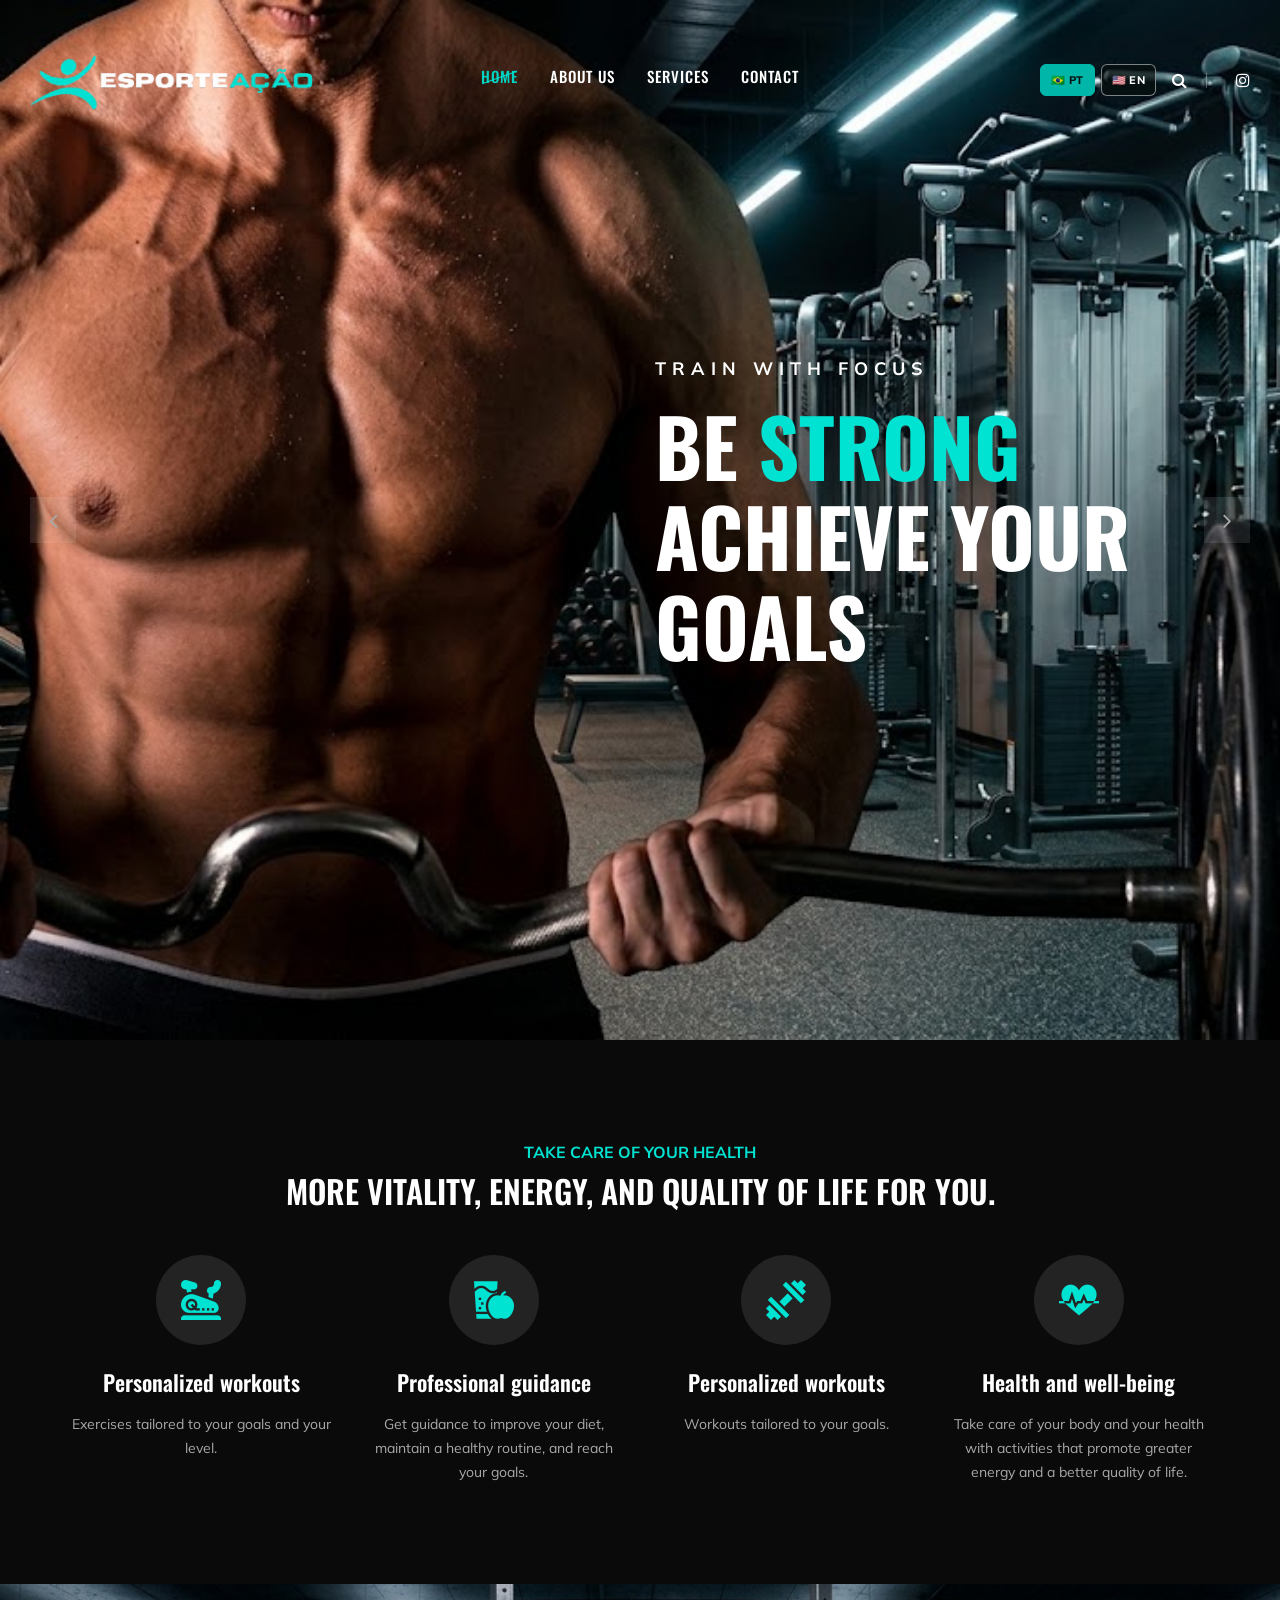
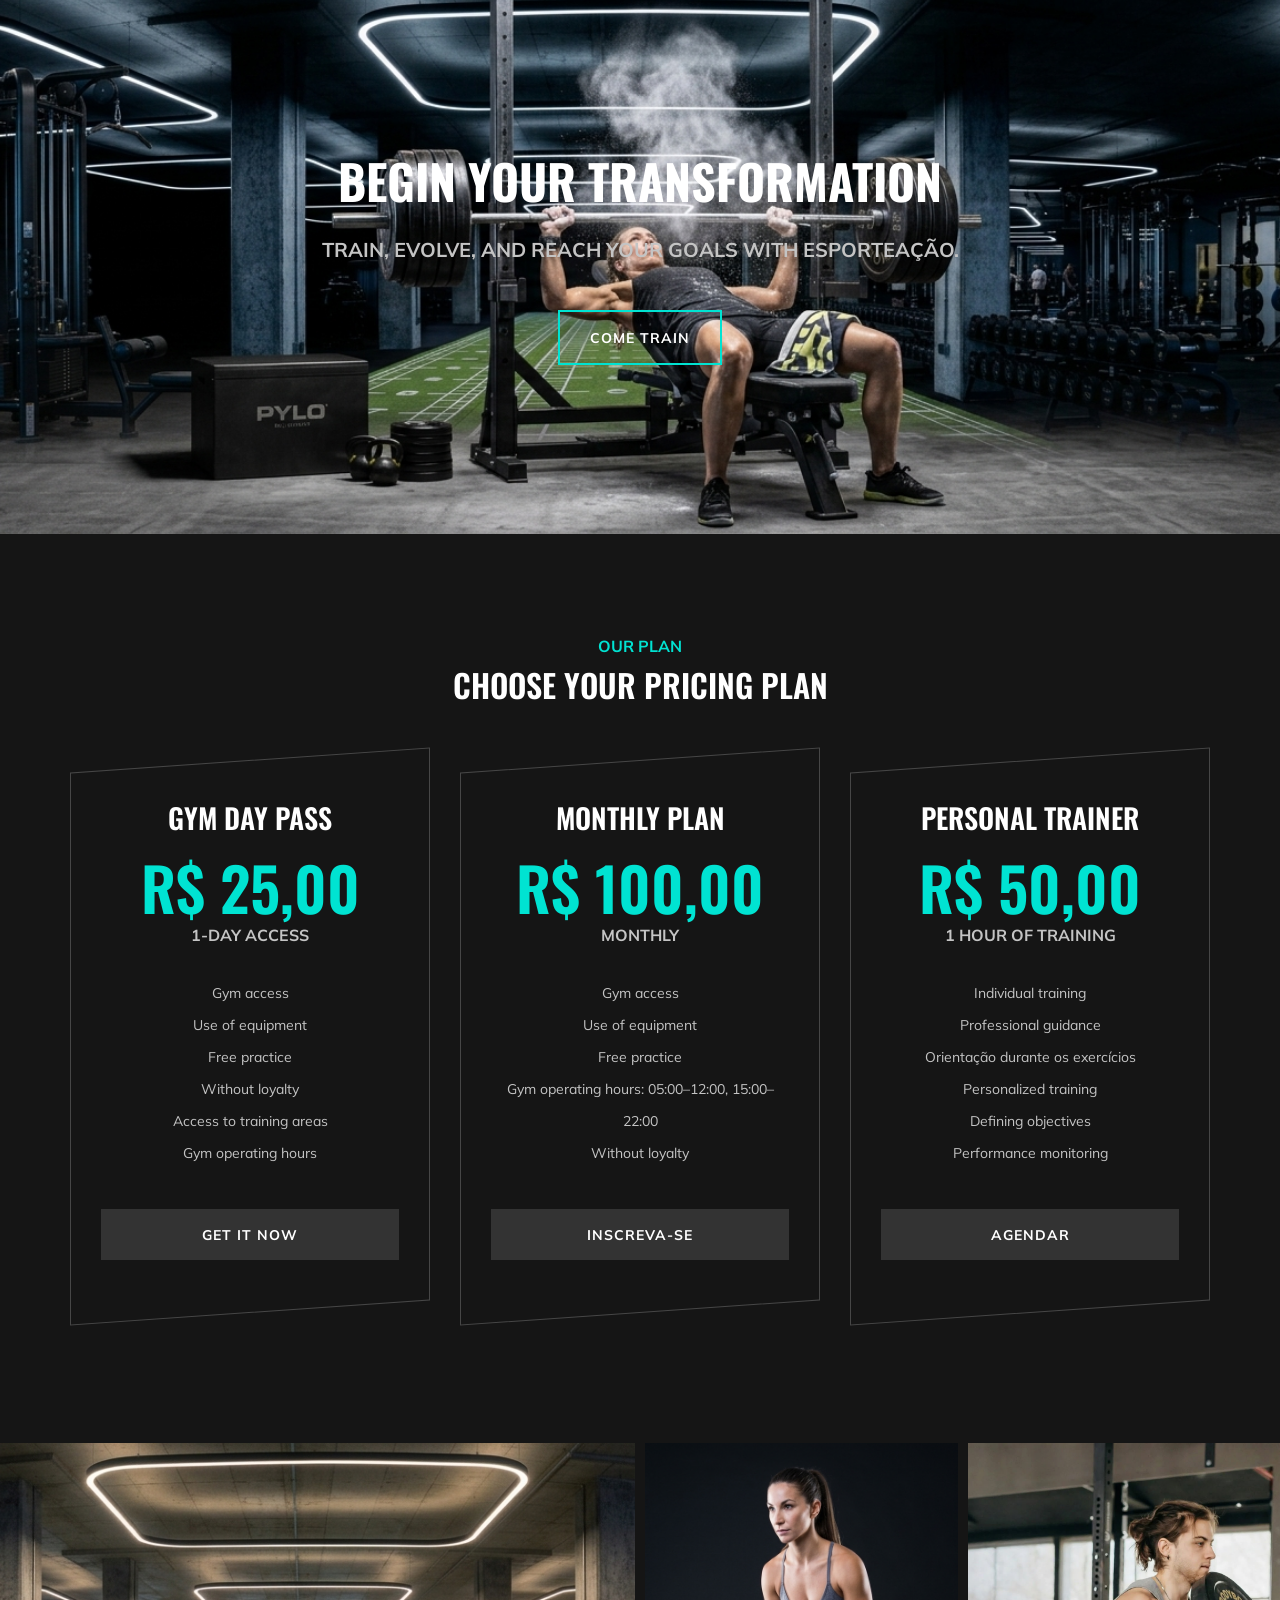
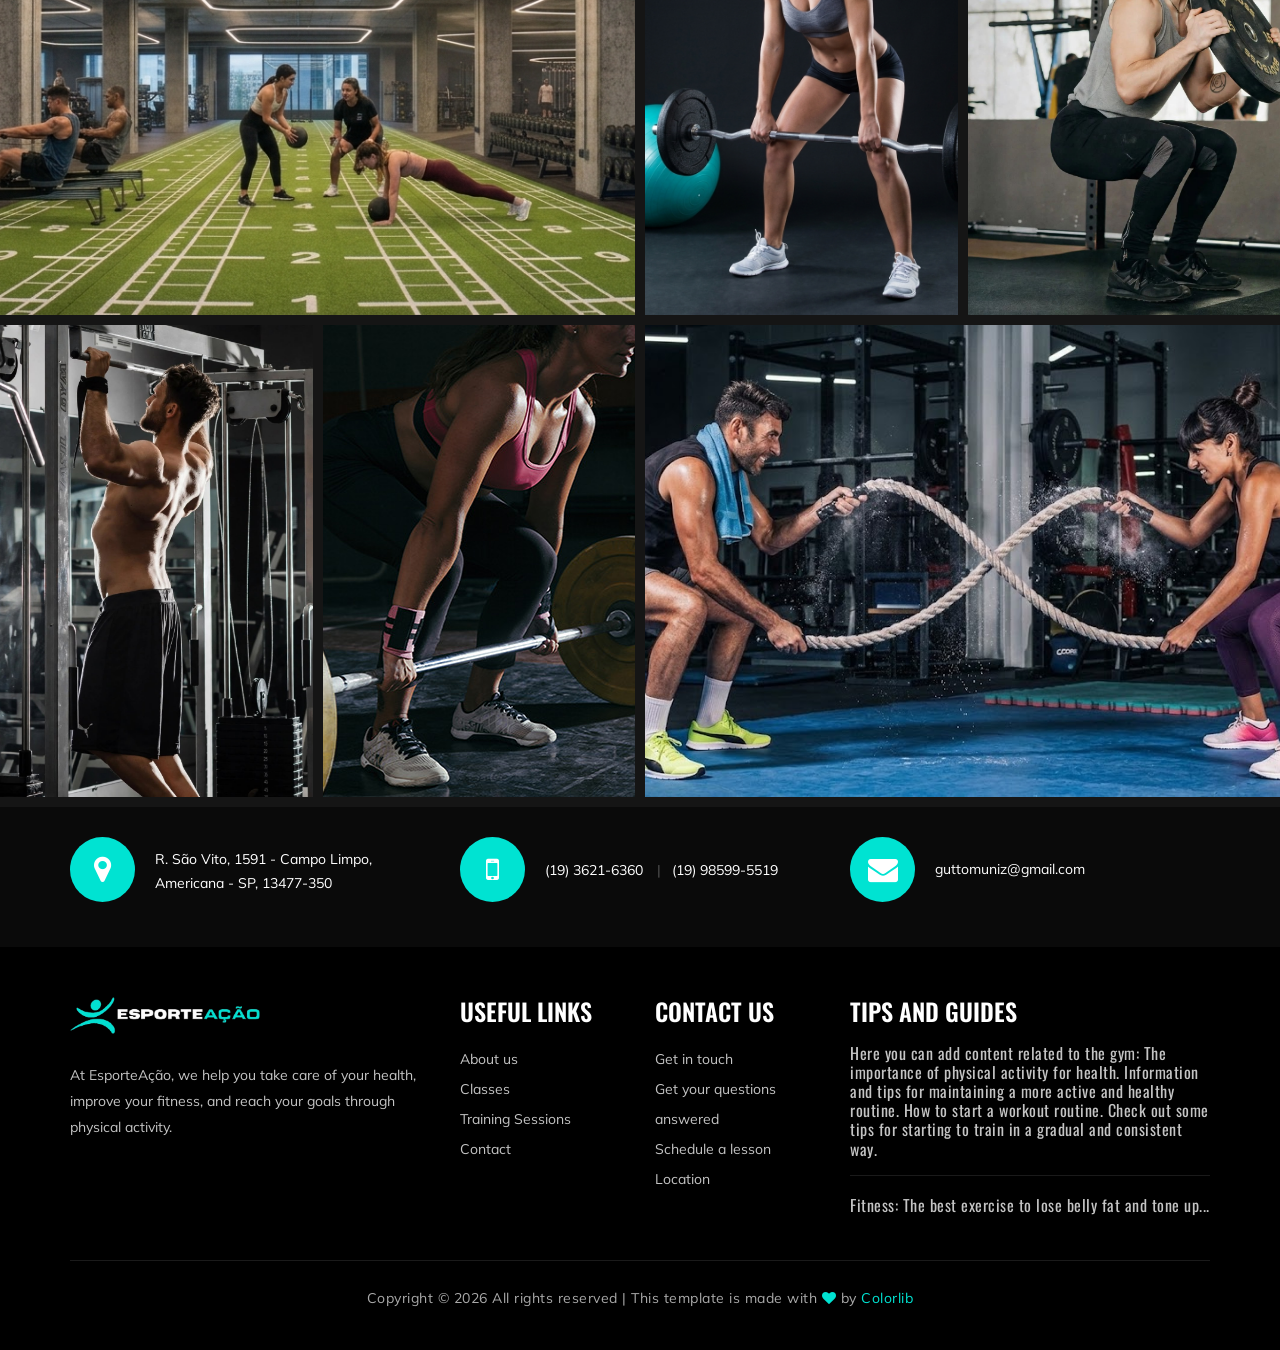
<file: index.html>
<!DOCTYPE html>
<html lang="pt-BR">
<head>
    <meta charset="UTF-8">
    <meta name="description" content="Gym Template">
    <meta name="keywords" content="Gym, unica, creative, html">
    <meta name="viewport" content="width=device-width, initial-scale=1.0">
    <meta http-equiv="X-UA-Compatible" content="ie=edge">
    <title>Gym | Template</title>

    <!-- Google Fonts -->
    <link href="https://fonts.googleapis.com/css?family=Muli:300,400,500,600,700,800,900&display=swap" rel="stylesheet">
    <link href="https://fonts.googleapis.com/css?family=Oswald:300,400,500,600,700&display=swap" rel="stylesheet">

    <!-- CSS -->
    <link rel="stylesheet" href="css/bootstrap.min.css">
    <link rel="stylesheet" href="css/font-awesome.min.css">
    <link rel="stylesheet" href="css/flaticon.css">
    <link rel="stylesheet" href="css/owl.carousel.min.css">
    <link rel="stylesheet" href="css/barfiller.css">
    <link rel="stylesheet" href="css/magnific-popup.css">
    <link rel="stylesheet" href="css/slicknav.min.css">
    <link rel="stylesheet" href="css/style.css">

    <!-- Estilo dos botões de idioma -->
    <style>
        .language-switch {
            display: flex;
            align-items: center;
            gap: 7px;
            margin-right: 15px;
        }

        .language-switch button {
            border: 1px solid rgba(255,255,255,.45);
            background: transparent;
            color: #fff;
            padding: 7px 10px;
            border-radius: 5px;
            cursor: pointer;
            font-size: 12px;
            font-weight: 700;
        }

        .language-switch button:hover {
            background: #00e3d2;
            border-color: #00e3d2;
        }

        #google_translate_element {
            position: absolute;
            left: -9999px;
            top: -9999px;
        }

        .goog-te-banner-frame.skiptranslate {
            display: none !important;
        }

        body {
            top: 0 !important;
        }

        .goog-tooltip,
        .goog-tooltip:hover {
            display: none !important;
        }

        .goog-text-highlight {
            background: transparent !important;
            box-shadow: none !important;
        }

        @media (max-width: 991px) {
            .language-switch {
                justify-content: center;
                margin: 12px 0;
            }
        }
    </style>
</head>

<body>

    <!-- Preloader -->
    <div id="preloder">
        <div class="loader"></div>
    </div>

    <!-- Menu Mobile -->
    <div class="offcanvas-menu-overlay"></div>

    <div class="offcanvas-menu-wrapper">
        <div class="canvas-close">
            <i class="fa fa-close"></i>
        </div>

        <div class="canvas-search search-switch">
            <i class="fa fa-search"></i>
        </div>

        <nav class="canvas-menu mobile-menu">
            <ul>
                <li><a href="./index.html">Home</a></li>
                <li><a href="./about-us.html">About Us</a></li>
                <li><a href="./classes.html">Classes</a></li>
                <li><a href="./services.html">Services</a></li>
                <li><a href="./contact.html">Contact</a></li>
            </ul>
        </nav>

        <div id="mobile-menu-wrap"></div>

        <div class="canvas-social">
            <a href="#"><i class="fa fa-facebook"></i></a>
            <a href="#"><i class="fa fa-twitter"></i></a>
            <a href="#"><i class="fa fa-youtube-play"></i></a>
            <a href="#"><i class="fa fa-instagram"></i></a>
        </div>
    </div>

    <!-- Cabeçalho -->
    <header class="header-section">
        <div class="container-fluid">
            <div class="row">

                <div class="col-lg-3">
                    <div class="logo">
                        <a href="./index.html">
                            <img src="img/logo.png" alt="EsporteAção">
                        </a>
                    </div>
                </div>

                <div class="col-lg-6">
                    <nav class="nav-menu"><ul><li class="active"><a href="./index.html">Home</a></li><li><a href="./about-us.html">About Us</a></li><li><a href="./services.html">Services</a></li><li><a href="./contact.html">Contact</a></li></ul></nav>
                </div>

                <div class="col-lg-3">
                    <div class="top-option">

                        <!-- BOTÕES DE TRADUÇÃO -->
                        <div class="language-switch" aria-label="Selecionar idioma">
  <button type="button" class="is-active" onclick="translateWholeSite('pt', this)" aria-label="Traduzir para português">🇧🇷 PT</button>
  <button type="button" onclick="translateWholeSite('en', this)" aria-label="Translate to English">🇺🇸 EN</button>
</div>

                        <div class="to-search search-switch">
                            <i class="fa fa-search"></i>
                        </div>

                        <div class="to-social">
                            <a href="#"><i class="fa fa-instagram"></i></a>
                        </div>

                    </div>
                </div>

            </div>

            <div class="canvas-open">
                <i class="fa fa-bars"></i>
            </div>
        </div>
    </header>

    <!-- Banner principal -->
    <section class="hero-section">
        <div class="hs-slider owl-carousel">

            <div class="hs-item set-bg" data-setbg="img/hero/hero-1.jpg">
                <div class="container">
                    <div class="row">
                        <div class="col-lg-6 offset-lg-6">
                            <div class="hi-text">
                                <span>TRAIN WITH FOCUS</span>
                                <h1>BE <strong>STRONG</strong> ACHIEVE YOUR GOALS</h1>
                            </div>
                        </div>
                    </div>
                </div>
            </div>

            <div class="hs-item set-bg" data-setbg="img/hero/hero-2.jpg">
                <div class="container">
                    <div class="row">
                        <div class="col-lg-6 offset-lg-6">
                            <div class="hi-text">
                                <span>Shape your body</span>
                                <h1>Be <strong>strong</strong> training hard</h1>
                            </div>
                        </div>
                    </div>
                </div>
            </div>

        </div>
    </section>

    <!-- Benefícios -->
    <section class="choseus-section spad">
        <div class="container">

            <div class="row">
                <div class="col-lg-12">
                    <div class="section-title">
                        <span>TAKE CARE OF YOUR HEALTH</span>
                        <h2>More vitality, energy, and quality of life for you.</h2>
                    </div>
                </div>
            </div>

            <div class="row">

                <div class="col-lg-3 col-sm-6">
                    <div class="cs-item">
                        <span class="flaticon-034-stationary-bike"></span>
                        <h4>Personalized workouts</h4>
                        <p>Exercises tailored to your goals and your level.</p>
                    </div>
                </div>

                <div class="col-lg-3 col-sm-6">
                    <div class="cs-item">
                        <span class="flaticon-033-juice"></span>
                        <h4>Professional guidance</h4>
                        <p>Get guidance to improve your diet, maintain a healthy routine, and reach your goals.</p>
                    </div>
                </div>

                <div class="col-lg-3 col-sm-6">
                    <div class="cs-item">
                        <span class="flaticon-002-dumbell"></span>
                        <h4>Personalized workouts</h4>
                        <p>Workouts tailored to your goals.</p>
                    </div>
                </div>

                <div class="col-lg-3 col-sm-6">
                    <div class="cs-item">
                        <span class="flaticon-014-heart-beat"></span>
                        <h4>Health and well-being</h4>
                        <p>Take care of your body and your health with activities that promote greater energy and a better quality of life.</p>
                    </div>
                </div>

            </div>
        </div>
    </section>

    <!-- Banner de transformação -->
    <section class="banner-section set-bg" data-setbg="img/banner-bg.jpg">
        <div class="container">
            <div class="row">
                <div class="col-lg-12 text-center">
                    <div class="bs-text">
                        <h2>BEGIN YOUR TRANSFORMATION</h2>
                        <div class="bt-tips">
                            Train, evolve, and reach your goals with EsporteAção.
                        </div>
                        <a href="#" class="primary-btn btn-normal">COME TRAIN</a>
                    </div>
                </div>
            </div>
        </div>
    </section>

    <!-- Planos -->
    <section class="pricing-section spad">
        <div class="container">

            <div class="row">
                <div class="col-lg-12">
                    <div class="section-title">
                        <span>Our Plan</span>
                        <h2>Choose your pricing plan</h2>
                    </div>
                </div>
            </div>

            <div class="row justify-content-center">

                <div class="col-lg-4 col-md-8">
                    <div class="ps-item">
                        <h3>GYM DAY PASS</h3>

                        <div class="pi-price">
                            <h2>R$ 25,00</h2>
                            <span>1-DAY ACCESS</span>
                        </div>

                        <ul>
                            <li>Gym access</li>
                            <li>Use of equipment</li>
                            <li>Free practice</li>
                            <li>Without loyalty</li>
                            <li>Access to training areas</li>
                            <li>Gym operating hours</li>
                        </ul>

                        <a href="#" class="primary-btn pricing-btn">GET IT NOW</a>
                        <a href="#" class="thumb-icon"><i class="fa fa-picture-o"></i></a>
                    </div>
                </div>

                <div class="col-lg-4 col-md-8">
                    <div class="ps-item">
                        <h3>MONTHLY PLAN</h3>

                        <div class="pi-price">
                            <h2>R$ 100,00</h2>
                            <span>MONTHLY</span>
                        </div>

                        <ul>
                            <li>Gym access</li>
                            <li>Use of equipment</li>
                            <li>Free practice</li>
                            <li>Gym operating hours: 05:00–12:00, 15:00–22:00</li>
                            <li>Without loyalty</li>
                        </ul>

                        <a href="#" class="primary-btn pricing-btn">INSCREVA-SE</a>
                        <a href="#" class="thumb-icon"><i class="fa fa-picture-o"></i></a>
                    </div>
                </div>

                <div class="col-lg-4 col-md-8">
                    <div class="ps-item">
                        <h3>PERSONAL TRAINER</h3>

                        <div class="pi-price">
                            <h2>R$ 50,00</h2>
                            <span>1 HOUR OF TRAINING</span>
                        </div>

                        <ul>
                            <li>Individual training</li>
                            <li>Professional guidance</li>
                            <li>Orientação durante os exercícios</li>
                            <li>Personalized training</li>
                            <li>Defining objectives</li>
                            <li>Performance monitoring</li>
                        </ul>

                        <a href="#" class="primary-btn pricing-btn">AGENDAR</a>
                        <a href="#" class="thumb-icon"><i class="fa fa-picture-o"></i></a>
                    </div>
                </div>

            </div>
        </div>
    </section>

    <!-- Galeria -->
    <div class="gallery-section">
        <div class="gallery">

            <div class="grid-sizer"></div>

            <div class="gs-item grid-wide set-bg" data-setbg="img/gallery/gallery-1.jpg">
                <a href="img/gallery/gallery-1.jpg" class="thumb-icon image-popup">
                    <i class="fa fa-picture-o"></i>
                </a>
            </div>

            <div class="gs-item set-bg" data-setbg="img/gallery/gallery-2.jpg">
                <a href="img/gallery/gallery-2.jpg" class="thumb-icon image-popup">
                    <i class="fa fa-picture-o"></i>
                </a>
            </div>

            <div class="gs-item set-bg" data-setbg="img/gallery/gallery-3.jpg">
                <a href="img/gallery/gallery-3.jpg" class="thumb-icon image-popup">
                    <i class="fa fa-picture-o"></i>
                </a>
            </div>

            <div class="gs-item set-bg" data-setbg="img/gallery/gallery-4.jpg">
                <a href="img/gallery/gallery-4.jpg" class="thumb-icon image-popup">
                    <i class="fa fa-picture-o"></i>
                </a>
            </div>

            <div class="gs-item set-bg" data-setbg="img/gallery/gallery-5.jpg">
                <a href="img/gallery/gallery-5.jpg" class="thumb-icon image-popup">
                    <i class="fa fa-picture-o"></i>
                </a>
            </div>

            <div class="gs-item grid-wide set-bg" data-setbg="img/gallery/gallery-6.jpg">
                <a href="img/gallery/gallery-6.jpg" class="thumb-icon image-popup">
                    <i class="fa fa-picture-o"></i>
                </a>
            </div>

        </div>
    </div>

    <!-- Contato -->
    <div class="gettouch-section">
        <div class="container">
            <div class="row">

                <div class="col-md-4">
                    <div class="gt-text">
                        <i class="fa fa-map-marker"></i>
                        <p>R. São Vito, 1591 - Campo Limpo, Americana - SP, 13477-350</p>
                    </div>
                </div>

                <div class="col-md-4">
                    <div class="gt-text">
                        <i class="fa fa-mobile"></i>
                        <ul>
                            <li>(19) 3621-6360</li>
                            <li>(19) 98599-5519</li>
                        </ul>
                    </div>
                </div>

                <div class="col-md-4">
                    <div class="gt-text email">
                        <i class="fa fa-envelope"></i>
                        <p>guttomuniz@gmail.com</p>
                    </div>
                </div>

            </div>
        </div>
    </div>

    <!-- Rodapé -->
    <section class="footer-section">
        <div class="container">
            <div class="row">

                <div class="col-lg-4">
                    <div class="fs-about">
                        <div class="fa-logo"><a href="./index.html"><img src="img/logo.png" alt="EsporteAção"></a></div>

                        <p>
                            At EsporteAção, we help you take care of your health,
                            improve your fitness, and reach your goals through
                            physical activity.
                        </p>
                    </div>
                </div>

                <div class="col-lg-2 col-md-3 col-sm-6">
                    <div class="fs-widget">
                        <h4>USEFUL LINKS</h4>
                        <ul>
                            <li><a href="#">About us</a></li>
                            <li><a href="#">Classes</a></li>
                            <li><a href="#">Training Sessions</a></li>
                            <li><a href="#">Contact</a></li>
                        </ul>
                    </div>
                </div>

                <div class="col-lg-2 col-md-3 col-sm-6">
                    <div class="fs-widget">
                        <h4>CONTACT US</h4>
                        <ul>
                            <li><a href="#">Get in touch</a></li>
                            <li><a href="#">Get your questions answered</a></li>
                            <li><a href="#">Schedule a lesson</a></li>
                            <li><a href="#">Location</a></li>
                        </ul>
                    </div>
                </div>

                <div class="col-lg-4 col-md-6">
                    <div class="fs-widget">
                        <h4>TIPS AND GUIDES</h4>

                        <div class="fw-recent">
                            <h6>
                                <a href="#">
                                    Here you can add content related to the gym:
                                    The importance of physical activity for health.
                                    Information and tips for maintaining a more
                                    active and healthy routine.
                                    How to start a workout routine.
                                    Check out some tips for starting to train
                                    in a gradual and consistent way.
                                </a>
                            </h6>
                        </div>

                        <div class="fw-recent">
                            <h6>
                                <a href="#">
                                    Fitness: The best exercise to lose belly fat
                                    and tone up...
                                </a>
                            </h6>
                        </div>

                    </div>
                </div>

            </div>

            <div class="row">
                <div class="col-lg-12 text-center">
                    <div class="copyright-text">
                        <p>
                            Copyright &copy;
                            <script>document.write(new Date().getFullYear());</script>
                            All rights reserved | This template is made with
                            <i class="fa fa-heart" aria-hidden="true"></i>
                            by
                            <a href="https://colorlib.com" target="_blank">Colorlib</a>
                        </p>
                    </div>
                </div>
            </div>

        </div>
    </section>

    <!-- Pesquisa -->
    <div class="search-model">
        <div class="h-100 d-flex align-items-center justify-content-center">
            <div class="search-close-switch">+</div>

            <form class="search-model-form">
                <input type="text" id="search-input" placeholder="Search here.....">
            </form>
        </div>
    </div>

    <!-- JavaScript do template -->
    <script src="js/jquery-3.3.1.min.js"></script>
    <script src="js/bootstrap.min.js"></script>
    <script src="js/jquery.magnific-popup.min.js"></script>
    <script src="js/masonry.pkgd.min.js"></script>
    <script src="js/jquery.barfiller.js"></script>
    <script src="js/jquery.slicknav.js"></script>
    <script src="js/owl.carousel.min.js"></script>
    <script src="js/main.js"></script>

    <!-- Google Tradutor: tradução da página inteira -->
    <div id="google_translate_element" aria-hidden="true"></div>

    <script>
        function googleTranslateElementInit() {
            new google.translate.TranslateElement({
                pageLanguage: 'pt',
                includedLanguages: 'pt,en',
                autoDisplay: false
            }, 'google_translate_element');
        }

        function translateWholeSite(language) {
            var attempts = 0;

            function selectLanguage() {
                var selector = document.querySelector(
                    '#google_translate_element select.goog-te-combo'
                );

                if (selector) {
                    selector.value = language;
                    selector.dispatchEvent(new Event('change'));
                    return;
                }

                attempts++;

                if (attempts < 20) {
                    setTimeout(selectLanguage, 300);
                } else {
                    alert(
                        'O tradutor não carregou. Verifique sua conexão com a internet e tente novamente.'
                    );
                }
            }

            selectLanguage();
        }
    </script>

    <script src="https://translate.google.com/translate_a/element.js?cb=googleTranslateElementInit"></script>

</body>
</html>
</file>
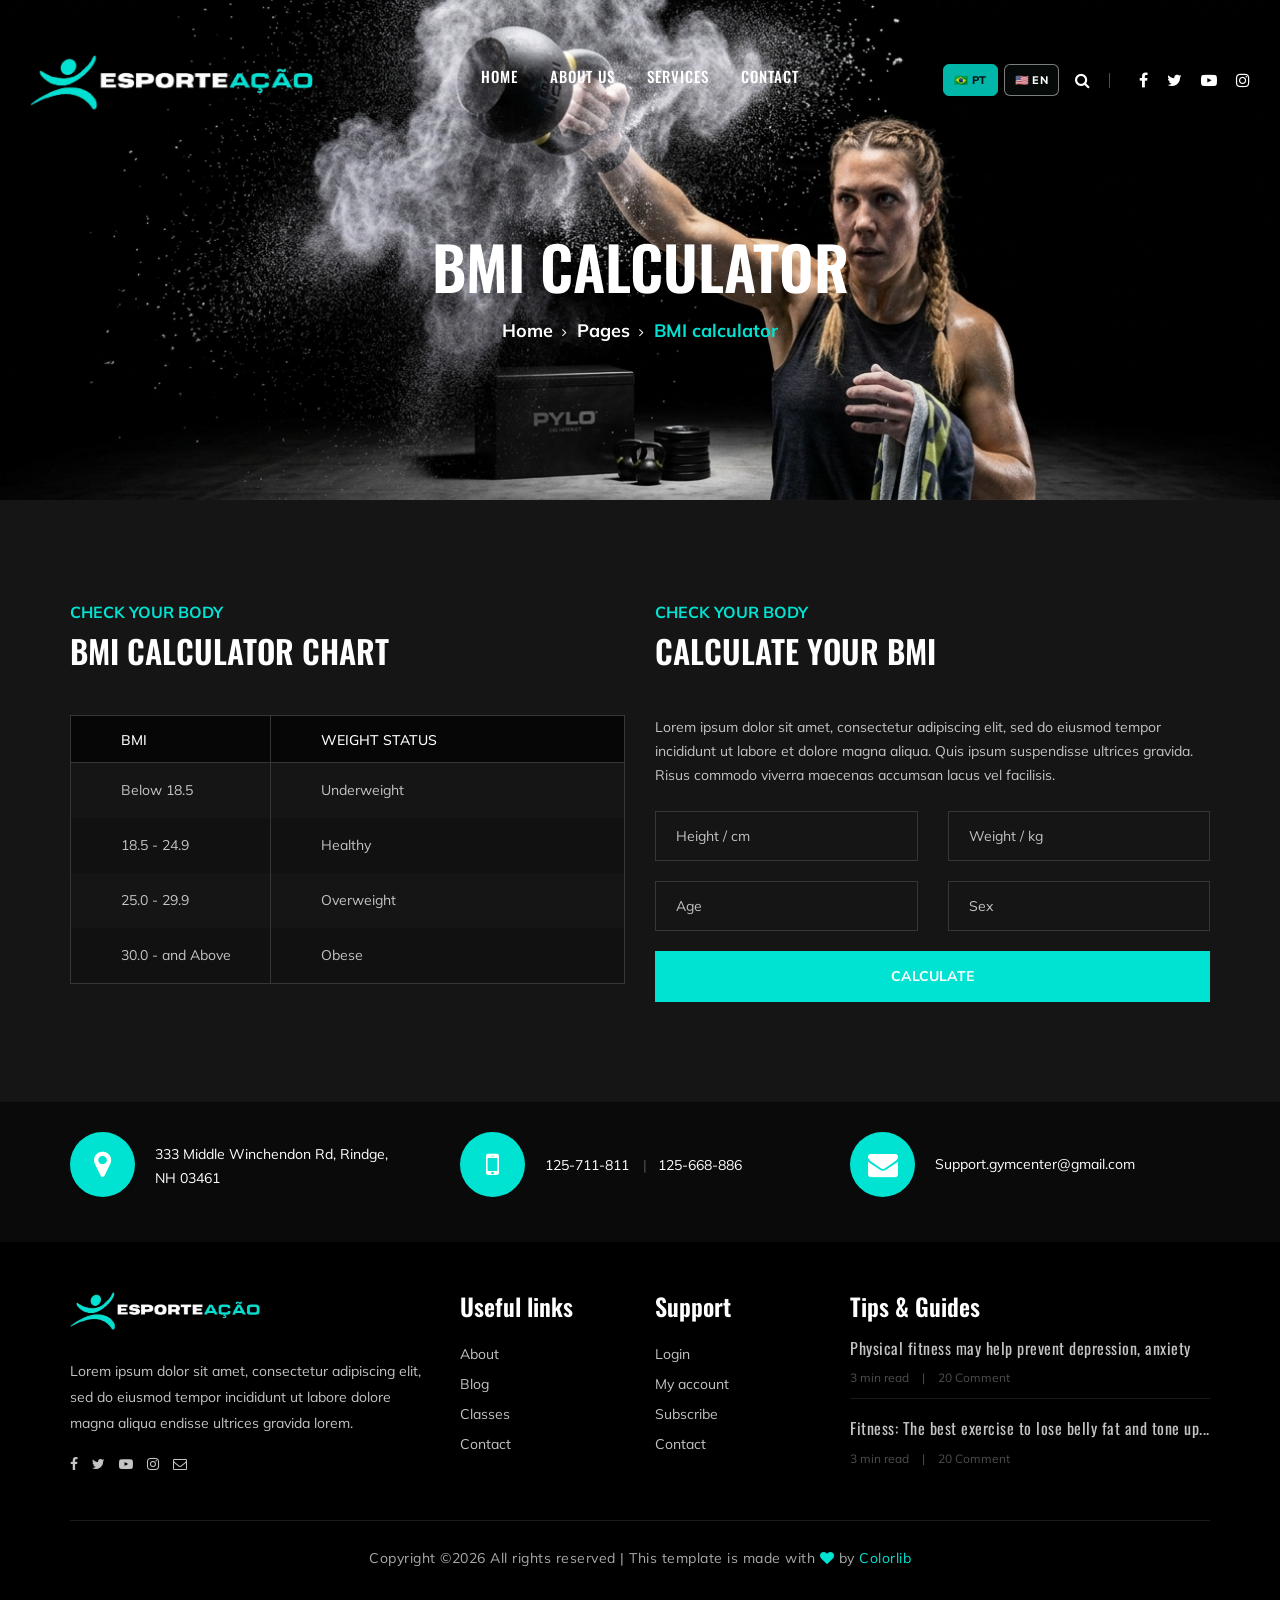
<file: bmi-calculator.html>
<!DOCTYPE html>
<html lang="zxx">

<head>
    <meta charset="UTF-8">
    <meta name="description" content="Gym Template">
    <meta name="keywords" content="Gym, unica, creative, html">
    <meta name="viewport" content="width=device-width, initial-scale=1.0">
    <meta http-equiv="X-UA-Compatible" content="ie=edge">
    <title>Gym | Template</title>

    <!-- Google Font -->
    <link href="https://fonts.googleapis.com/css?family=Muli:300,400,500,600,700,800,900&display=swap" rel="stylesheet">
    <link href="https://fonts.googleapis.com/css?family=Oswald:300,400,500,600,700&display=swap" rel="stylesheet">

    <!-- Css Styles -->
    <link rel="stylesheet" href="css/bootstrap.min.css" type="text/css">
    <link rel="stylesheet" href="css/font-awesome.min.css" type="text/css">
    <link rel="stylesheet" href="css/flaticon.css" type="text/css">
    <link rel="stylesheet" href="css/owl.carousel.min.css" type="text/css">
    <link rel="stylesheet" href="css/barfiller.css" type="text/css">
    <link rel="stylesheet" href="css/magnific-popup.css" type="text/css">
    <link rel="stylesheet" href="css/slicknav.min.css" type="text/css">
    <link rel="stylesheet" href="css/style.css" type="text/css">

<style>
.language-switch{display:inline-flex;align-items:center;gap:4px;padding:4px;margin-right:14px;border:1px solid rgba(255,255,255,.22);border-radius:999px;background:rgba(10,18,17,.82);box-shadow:0 5px 18px rgba(0,0,0,.22)}
.language-switch button{border:0;border-radius:999px;background:transparent;color:#e8f2f1;padding:8px 12px;min-width:78px;cursor:pointer;font-size:11px;font-weight:800;letter-spacing:.5px;transition:all .2s ease}
.language-switch button:hover,.language-switch button:focus-visible{background:#00b6a9;color:#061312;transform:translateY(-1px);outline:none}
.language-switch button.is-active{background:#e8f2f1;color:#10201e}
#google_translate_element{position:absolute;left:-9999px;top:-9999px}
.goog-te-banner-frame.skiptranslate{display:none!important}body{top:0!important}
.goog-tooltip,.goog-tooltip:hover{display:none!important}
.goog-text-highlight{background:transparent!important;box-shadow:none!important}
@media(max-width:991px){.language-switch{margin:8px 8px 8px 0}.language-switch button{min-width:68px;padding:7px 9px}}
</style>

</head>

<body>
    <!-- Page Preloder -->
    <div id="preloder">
        <div class="loader"></div>
    </div>

    <!-- Offcanvas Menu Section Begin -->
    <div class="offcanvas-menu-overlay"></div>
    <div class="offcanvas-menu-wrapper">
        <div class="canvas-close">
            <i class="fa fa-close"></i>
        </div>
        <div class="canvas-search search-switch">
            <i class="fa fa-search"></i>
        </div>
        <nav class="canvas-menu mobile-menu">
            <ul>
                <li><a href="./index.html">Home</a></li>
                <li><a href="./about-us.html">About Us</a></li>
                <li><a href="./class-details.html">Classes</a></li>
                <li><a href="./services.html">Services</a></li>
                <li><a href="./team.html">Our Team</a></li>
                <li><a href="#">Pages</a>
                    <ul class="dropdown">
                        <li><a href="./about-us.html">About us</a></li>
                        <li><a href="./class-timetable.html">Classes timetable</a></li>
                        <li><a href="./bmi-calculator.html">Bmi calculate</a></li>
                        <li><a href="./team.html">Our team</a></li>
                        <li><a href="./gallery.html">Gallery</a></li>
                        <li><a href="./blog.html">Our blog</a></li>
                        <li><a href="./404.html">404</a></li>
                    </ul>
                </li>
                <li><a href="./contact.html">Contact</a></li>
            </ul>
        </nav>
        <div id="mobile-menu-wrap"></div>
        <div class="canvas-social">
            <a href="#"><i class="fa fa-facebook"></i></a>
            <a href="#"><i class="fa fa-twitter"></i></a>
            <a href="#"><i class="fa fa-youtube-play"></i></a>
            <a href="#"><i class="fa fa-instagram"></i></a>
        </div>
    </div>
    <!-- Offcanvas Menu Section End -->

    <!-- Header Section Begin -->
    <header class="header-section">
        <div class="container-fluid">
            <div class="row">
                <div class="col-lg-3">
                    <div class="logo">
                        <a href="./index.html">
                            <img src="img/logo.png" alt="EsporteAção">
                        </a>
                    </div>
                </div>
                <div class="col-lg-6">
                    <nav class="nav-menu"><ul><li><a href="./index.html">Home</a></li><li><a href="./about-us.html">About Us</a></li><li><a href="./services.html">Services</a></li><li><a href="./contact.html">Contact</a></li></ul></nav>
                </div>
                <div class="col-lg-3">
                    <div class="top-option">
<div class="language-switch" aria-label="Selecionar idioma">
  <button type="button" class="is-active" onclick="translateWholeSite('pt', this)" aria-label="Traduzir para português">🇧🇷 PT</button>
  <button type="button" onclick="translateWholeSite('en', this)" aria-label="Translate to English">🇺🇸 EN</button>
</div>

                        <div class="to-search search-switch">
                            <i class="fa fa-search"></i>
                        </div>
                        <div class="to-social">
                            <a href="#"><i class="fa fa-facebook"></i></a>
                            <a href="#"><i class="fa fa-twitter"></i></a>
                            <a href="#"><i class="fa fa-youtube-play"></i></a>
                            <a href="#"><i class="fa fa-instagram"></i></a>
                        </div>
                    </div>
                </div>
            </div>
            <div class="canvas-open">
                <i class="fa fa-bars"></i>
            </div>
        </div>
    </header>
    <!-- Header End -->

    <!-- Breadcrumb Section Begin -->
    <section class="breadcrumb-section set-bg" data-setbg="img/breadcrumb-bg.jpg">
        <div class="container">
            <div class="row">
                <div class="col-lg-12 text-center">
                    <div class="breadcrumb-text">
                        <h2>BMI calculator</h2>
                        <div class="bt-option">
                            <a href="./index.html">Home</a>
                            <a href="#">Pages</a>
                            <span>BMI calculator</span>
                        </div>
                    </div>
                </div>
            </div>
        </div>
    </section>
    <!-- Breadcrumb Section End -->

    <!-- BMI Calculator Section Begin -->
    <section class="bmi-calculator-section spad">
        <div class="container">
            <div class="row">
                <div class="col-lg-6">
                    <div class="section-title chart-title">
                        <span>check your body</span>
                        <h2>BMI CALCULATOR CHART</h2>
                    </div>
                    <div class="chart-table">
                        <table>
                            <thead>
                                <tr>
                                    <th>Bmi</th>
                                    <th>WEIGHT STATUS</th>
                                </tr>
                            </thead>
                            <tbody>
                                <tr>
                                    <td class="point">Below 18.5</td>
                                    <td>Underweight</td>
                                </tr>
                                <tr>
                                    <td class="point">18.5 - 24.9</td>
                                    <td>Healthy</td>
                                </tr>
                                <tr>
                                    <td class="point">25.0 - 29.9</td>
                                    <td>Overweight</td>
                                </tr>
                                <tr>
                                    <td class="point">30.0 - and Above</td>
                                    <td>Obese</td>
                                </tr>
                            </tbody>
                        </table>
                    </div>
                </div>
                <div class="col-lg-6">
                    <div class="section-title chart-calculate-title">
                        <span>check your body</span>
                        <h2>CALCULATE YOUR BMI</h2>
                    </div>
                    <div class="chart-calculate-form">
                        <p>Lorem ipsum dolor sit amet, consectetur adipiscing elit, sed do eiusmod tempor incididunt ut
                            labore et dolore magna aliqua. Quis ipsum suspendisse ultrices gravida. Risus commodo
                            viverra maecenas accumsan lacus vel facilisis.</p>
                        <form action="#">
                            <div class="row">
                                <div class="col-sm-6">
                                    <input type="text" placeholder="Height / cm">
                                </div>
                                <div class="col-sm-6">
                                    <input type="text" placeholder="Weight / kg">
                                </div>
                                <div class="col-sm-6">
                                    <input type="text" placeholder="Age">
                                </div>
                                <div class="col-sm-6">
                                    <input type="text" placeholder="Sex">
                                </div>
                                <div class="col-lg-12">
                                    <button type="submit">Calculate</button>
                                </div>
                            </div>
                        </form>
                    </div>
                </div>
            </div>
        </div>
    </section>
    <!-- BMI Calculator Section End -->

    <!-- Get In Touch Section Begin -->
    <div class="gettouch-section">
        <div class="container">
            <div class="row">
                <div class="col-md-4">
                    <div class="gt-text">
                        <i class="fa fa-map-marker"></i>
                        <p>333 Middle Winchendon Rd, Rindge,<br/> NH 03461</p>
                    </div>
                </div>
                <div class="col-md-4">
                    <div class="gt-text">
                        <i class="fa fa-mobile"></i>
                        <ul>
                            <li>125-711-811</li>
                            <li>125-668-886</li>
                        </ul>
                    </div>
                </div>
                <div class="col-md-4">
                    <div class="gt-text email">
                        <i class="fa fa-envelope"></i>
                        <p>Support.gymcenter@gmail.com</p>
                    </div>
                </div>
            </div>
        </div>
    </div>
    <!-- Get In Touch Section End -->

    <!-- Footer Section Begin -->
    <section class="footer-section">
        <div class="container">
            <div class="row">
                <div class="col-lg-4">
                    <div class="fs-about">
                        <div class="fa-logo">
                            <a href="#"><img src="img/logo.png" alt="EsporteAção"></a>
                        </div>
                        <p>Lorem ipsum dolor sit amet, consectetur adipiscing elit, sed do eiusmod tempor incididunt ut
                            labore dolore magna aliqua endisse ultrices gravida lorem.</p>
                        <div class="fa-social">
                            <a href="#"><i class="fa fa-facebook"></i></a>
                            <a href="#"><i class="fa fa-twitter"></i></a>
                            <a href="#"><i class="fa fa-youtube-play"></i></a>
                            <a href="#"><i class="fa fa-instagram"></i></a>
                            <a href="#"><i class="fa  fa-envelope-o"></i></a>
                        </div>
                    </div>
                </div>
                <div class="col-lg-2 col-md-3 col-sm-6">
                    <div class="fs-widget">
                        <h4>Useful links</h4>
                        <ul>
                            <li><a href="#">About</a></li>
                            <li><a href="#">Blog</a></li>
                            <li><a href="#">Classes</a></li>
                            <li><a href="#">Contact</a></li>
                        </ul>
                    </div>
                </div>
                <div class="col-lg-2 col-md-3 col-sm-6">
                    <div class="fs-widget">
                        <h4>Support</h4>
                        <ul>
                            <li><a href="#">Login</a></li>
                            <li><a href="#">My account</a></li>
                            <li><a href="#">Subscribe</a></li>
                            <li><a href="#">Contact</a></li>
                        </ul>
                    </div>
                </div>
                <div class="col-lg-4 col-md-6">
                    <div class="fs-widget">
                        <h4>Tips & Guides</h4>
                        <div class="fw-recent">
                            <h6><a href="#">Physical fitness may help prevent depression, anxiety</a></h6>
                            <ul>
                                <li>3 min read</li>
                                <li>20 Comment</li>
                            </ul>
                        </div>
                        <div class="fw-recent">
                            <h6><a href="#">Fitness: The best exercise to lose belly fat and tone up...</a></h6>
                            <ul>
                                <li>3 min read</li>
                                <li>20 Comment</li>
                            </ul>
                        </div>
                    </div>
                </div>
            </div>
            <div class="row">
                <div class="col-lg-12 text-center">
                    <div class="copyright-text">
                        <p><!-- Link back to Colorlib can't be removed. Template is licensed under CC BY 3.0. -->
  Copyright &copy;<script>document.write(new Date().getFullYear());</script> All rights reserved | This template is made with <i class="fa fa-heart" aria-hidden="true"></i> by <a href="https://colorlib.com" target="_blank">Colorlib</a>
  <!-- Link back to Colorlib can't be removed. Template is licensed under CC BY 3.0. --></p>
                    </div>
                </div>
            </div>
        </div>
    </section>
    <!-- Footer Section End -->

    <!-- Search model Begin -->
    <div class="search-model">
        <div class="h-100 d-flex align-items-center justify-content-center">
            <div class="search-close-switch">+</div>
            <form class="search-model-form">
                <input type="text" id="search-input" placeholder="Search here.....">
            </form>
        </div>
    </div>
    <!-- Search model end -->

    <!-- Js Plugins -->
    <script src="js/jquery-3.3.1.min.js"></script>
    <script src="js/bootstrap.min.js"></script>
    <script src="js/jquery.magnific-popup.min.js"></script>
    <script src="js/masonry.pkgd.min.js"></script>
    <script src="js/jquery.barfiller.js"></script>
    <script src="js/jquery.slicknav.js"></script>
    <script src="js/owl.carousel.min.js"></script>
    <script src="js/main.js"></script>




<div id="google_translate_element" aria-hidden="true"></div>
<script>
function googleTranslateElementInit() {
  new google.translate.TranslateElement({pageLanguage:'pt', includedLanguages:'pt,en', autoDisplay:false}, 'google_translate_element');
}
function translateWholeSite(language, button) {
  var attempts = 0;
  function selectLanguage() {
    var selector = document.querySelector('#google_translate_element select.goog-te-combo');
    if (selector) {
      selector.value = language;
      selector.dispatchEvent(new Event('change'));
      document.querySelectorAll('.language-switch button').forEach(function(b){b.classList.remove('is-active');});
      if (button) button.classList.add('is-active');
      return;
    }
    attempts++;
    if (attempts < 25) setTimeout(selectLanguage, 300);
    else alert('O tradutor não carregou. Verifique sua conexão com a internet e tente novamente.');
  }
  selectLanguage();
}
</script>
<script src="https://translate.google.com/translate_a/element.js?cb=googleTranslateElementInit"></script>

</body>

</html>
</file>
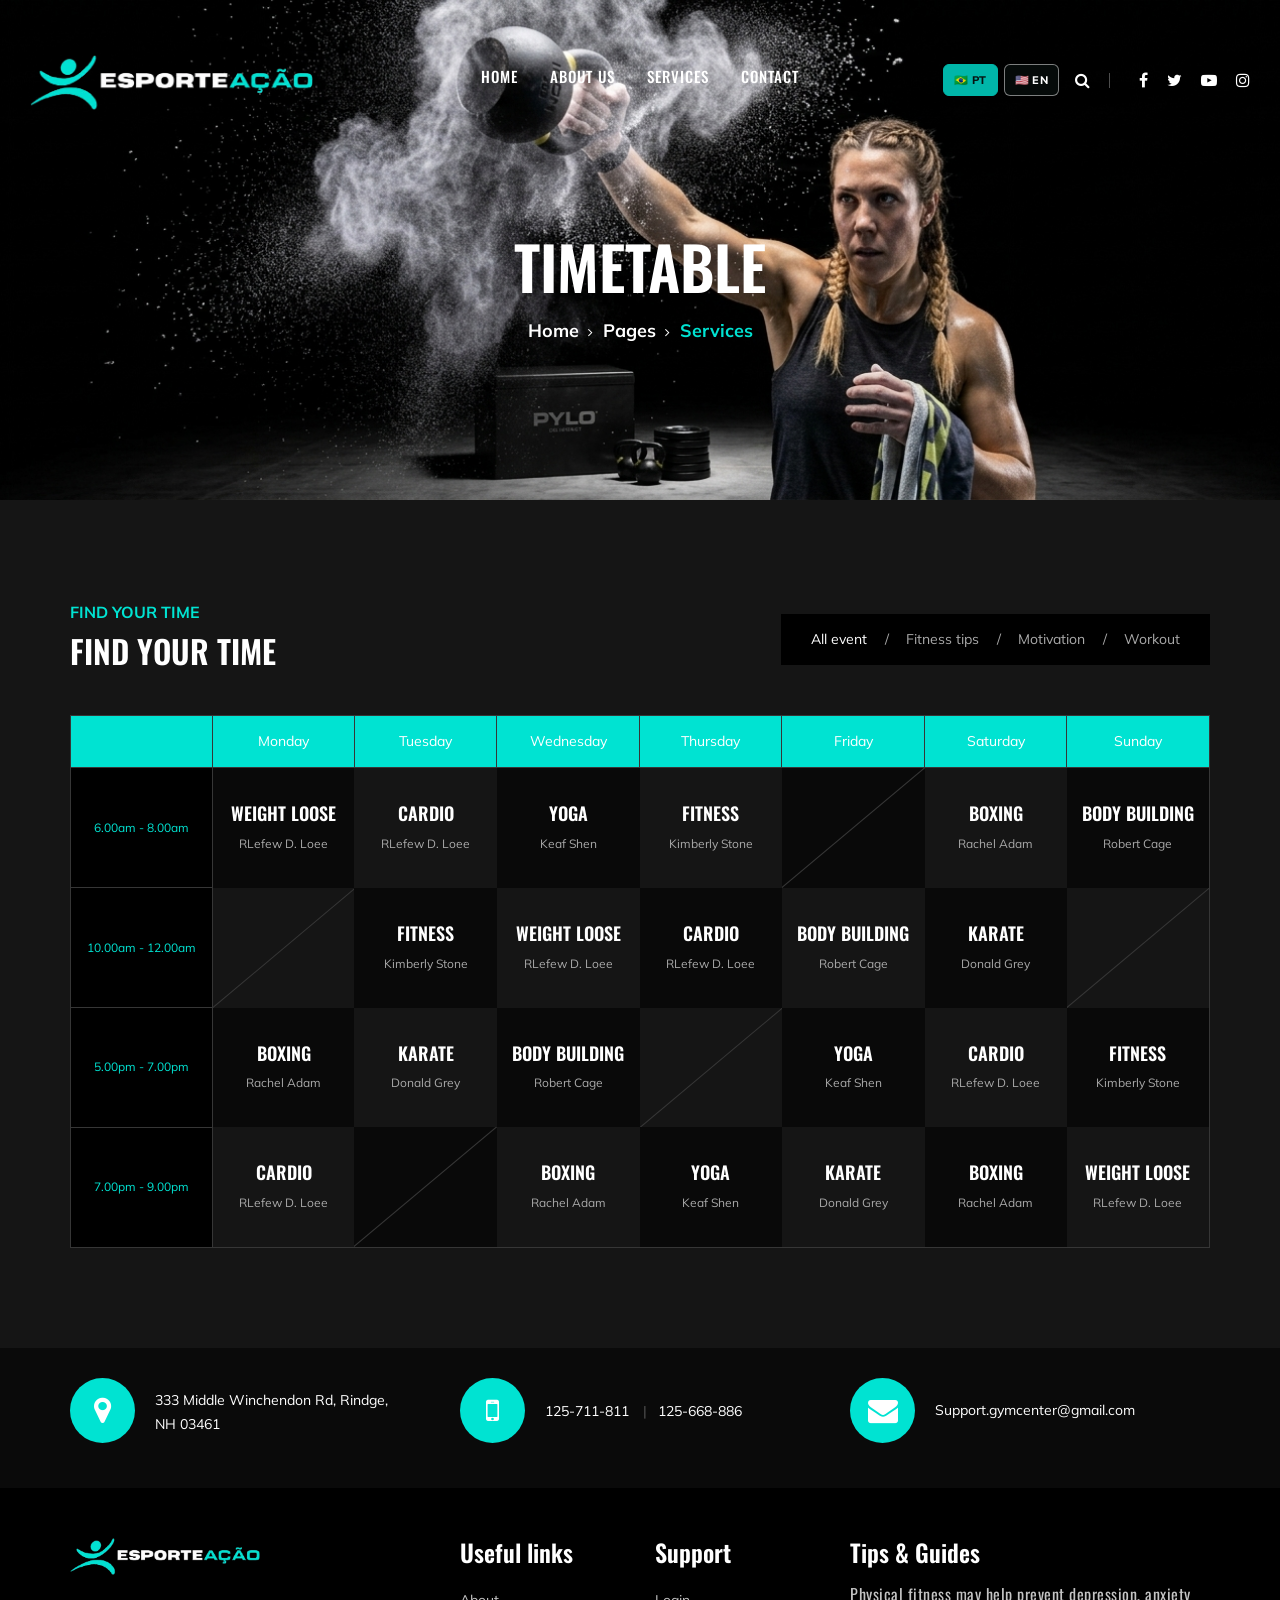
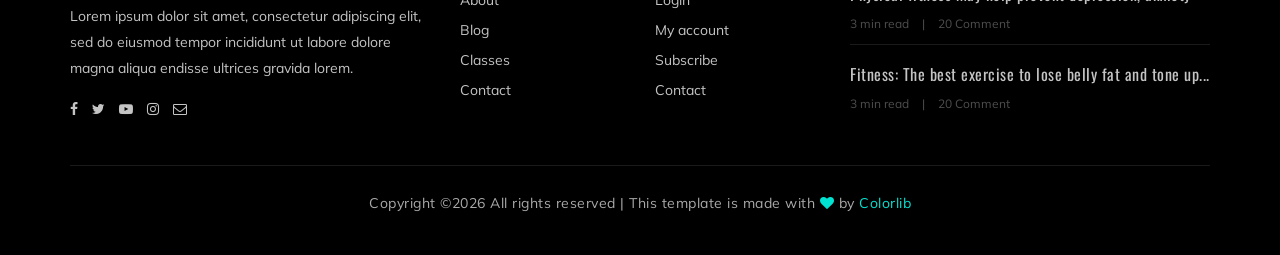
<file: class-timetable.html>
<!DOCTYPE html>
<html lang="zxx">

<head>
    <meta charset="UTF-8">
    <meta name="description" content="Gym Template">
    <meta name="keywords" content="Gym, unica, creative, html">
    <meta name="viewport" content="width=device-width, initial-scale=1.0">
    <meta http-equiv="X-UA-Compatible" content="ie=edge">
    <title>Gym | Template</title>

    <!-- Google Font -->
    <link href="https://fonts.googleapis.com/css?family=Muli:300,400,500,600,700,800,900&display=swap" rel="stylesheet">
    <link href="https://fonts.googleapis.com/css?family=Oswald:300,400,500,600,700&display=swap" rel="stylesheet">

    <!-- Css Styles -->
    <link rel="stylesheet" href="css/bootstrap.min.css" type="text/css">
    <link rel="stylesheet" href="css/font-awesome.min.css" type="text/css">
    <link rel="stylesheet" href="css/flaticon.css" type="text/css">
    <link rel="stylesheet" href="css/owl.carousel.min.css" type="text/css">
    <link rel="stylesheet" href="css/barfiller.css" type="text/css">
    <link rel="stylesheet" href="css/magnific-popup.css" type="text/css">
    <link rel="stylesheet" href="css/slicknav.min.css" type="text/css">
    <link rel="stylesheet" href="css/style.css" type="text/css">

<style>
.language-switch{display:inline-flex;align-items:center;gap:4px;padding:4px;margin-right:14px;border:1px solid rgba(255,255,255,.22);border-radius:999px;background:rgba(10,18,17,.82);box-shadow:0 5px 18px rgba(0,0,0,.22)}
.language-switch button{border:0;border-radius:999px;background:transparent;color:#e8f2f1;padding:8px 12px;min-width:78px;cursor:pointer;font-size:11px;font-weight:800;letter-spacing:.5px;transition:all .2s ease}
.language-switch button:hover,.language-switch button:focus-visible{background:#00b6a9;color:#061312;transform:translateY(-1px);outline:none}
.language-switch button.is-active{background:#e8f2f1;color:#10201e}
#google_translate_element{position:absolute;left:-9999px;top:-9999px}
.goog-te-banner-frame.skiptranslate{display:none!important}body{top:0!important}
.goog-tooltip,.goog-tooltip:hover{display:none!important}
.goog-text-highlight{background:transparent!important;box-shadow:none!important}
@media(max-width:991px){.language-switch{margin:8px 8px 8px 0}.language-switch button{min-width:68px;padding:7px 9px}}
</style>

</head>

<body>
    <!-- Page Preloder -->
    <div id="preloder">
        <div class="loader"></div>
    </div>

    <!-- Offcanvas Menu Section Begin -->
    <div class="offcanvas-menu-overlay"></div>
    <div class="offcanvas-menu-wrapper">
        <div class="canvas-close">
            <i class="fa fa-close"></i>
        </div>
        <div class="canvas-search search-switch">
            <i class="fa fa-search"></i>
        </div>
        <nav class="canvas-menu mobile-menu">
            <ul>
                <li><a href="./index.html">Home</a></li>
                <li><a href="./about-us.html">About Us</a></li>
                <li><a href="./class-details.html">Classes</a></li>
                <li><a href="./services.html">Services</a></li>
                <li><a href="./team.html">Our Team</a></li>
                <li><a href="#">Pages</a>
                    <ul class="dropdown">
                        <li><a href="./about-us.html">About us</a></li>
                        <li><a href="./class-timetable.html">Classes timetable</a></li>
                        <li><a href="./bmi-calculator.html">Bmi calculate</a></li>
                        <li><a href="./team.html">Our team</a></li>
                        <li><a href="./gallery.html">Gallery</a></li>
                        <li><a href="./blog.html">Our blog</a></li>
                        <li><a href="./404.html">404</a></li>
                    </ul>
                </li>
                <li><a href="./contact.html">Contact</a></li>
            </ul>
        </nav>
        <div id="mobile-menu-wrap"></div>
        <div class="canvas-social">
            <a href="#"><i class="fa fa-facebook"></i></a>
            <a href="#"><i class="fa fa-twitter"></i></a>
            <a href="#"><i class="fa fa-youtube-play"></i></a>
            <a href="#"><i class="fa fa-instagram"></i></a>
        </div>
    </div>
    <!-- Offcanvas Menu Section End -->

    <!-- Header Section Begin -->
    <header class="header-section">
        <div class="container-fluid">
            <div class="row">
                <div class="col-lg-3">
                    <div class="logo">
                        <a href="./index.html">
                            <img src="img/logo.png" alt="EsporteAção">
                        </a>
                    </div>
                </div>
                <div class="col-lg-6">
                    <nav class="nav-menu"><ul><li><a href="./index.html">Home</a></li><li><a href="./about-us.html">About Us</a></li><li><a href="./services.html">Services</a></li><li><a href="./contact.html">Contact</a></li></ul></nav>
                </div>
                <div class="col-lg-3">
                    <div class="top-option">
<div class="language-switch" aria-label="Selecionar idioma">
  <button type="button" class="is-active" onclick="translateWholeSite('pt', this)" aria-label="Traduzir para português">🇧🇷 PT</button>
  <button type="button" onclick="translateWholeSite('en', this)" aria-label="Translate to English">🇺🇸 EN</button>
</div>

                        <div class="to-search search-switch">
                            <i class="fa fa-search"></i>
                        </div>
                        <div class="to-social">
                            <a href="#"><i class="fa fa-facebook"></i></a>
                            <a href="#"><i class="fa fa-twitter"></i></a>
                            <a href="#"><i class="fa fa-youtube-play"></i></a>
                            <a href="#"><i class="fa fa-instagram"></i></a>
                        </div>
                    </div>
                </div>
            </div>
            <div class="canvas-open">
                <i class="fa fa-bars"></i>
            </div>
        </div>
    </header>
    <!-- Header End -->

    <!-- Breadcrumb Section Begin -->
    <section class="breadcrumb-section set-bg" data-setbg="img/breadcrumb-bg.jpg">
        <div class="container">
            <div class="row">
                <div class="col-lg-12 text-center">
                    <div class="breadcrumb-text">
                        <h2>Timetable</h2>
                        <div class="bt-option">
                            <a href="./index.html">Home</a>
                            <a href="#">Pages</a>
                            <span>Services</span>
                        </div>
                    </div>
                </div>
            </div>
        </div>
    </section>
    <!-- Breadcrumb Section End -->

    <!-- Class Timetable Section Begin -->
    <section class="class-timetable-section spad">
        <div class="container">
            <div class="row">
                <div class="col-lg-6">
                    <div class="section-title">
                        <span>Find Your Time</span>
                        <h2>Find Your Time</h2>
                    </div>
                </div>
                <div class="col-lg-6">
                    <div class="table-controls">
                        <ul>
                            <li class="active" data-tsfilter="all">All event</li>
                            <li data-tsfilter="fitness">Fitness tips</li>
                            <li data-tsfilter="motivation">Motivation</li>
                            <li data-tsfilter="workout">Workout</li>
                        </ul>
                    </div>
                </div>
            </div>
            <div class="row">
                <div class="col-lg-12">
                    <div class="class-timetable">
                        <table>
                            <thead>
                                <tr>
                                    <th></th>
                                    <th>Monday</th>
                                    <th>Tuesday</th>
                                    <th>Wednesday</th>
                                    <th>Thursday</th>
                                    <th>Friday</th>
                                    <th>Saturday</th>
                                    <th>Sunday</th>
                                </tr>
                            </thead>
                            <tbody>
                                <tr>
                                    <td class="class-time">6.00am - 8.00am</td>
                                    <td class="dark-bg hover-bg ts-meta" data-tsmeta="workout">
                                        <h5>WEIGHT LOOSE</h5>
                                        <span>RLefew D. Loee</span>
                                    </td>
                                    <td class="hover-bg ts-meta" data-tsmeta="fitness">
                                        <h5>Cardio</h5>
                                        <span>RLefew D. Loee</span>
                                    </td>
                                    <td class="dark-bg hover-bg ts-meta" data-tsmeta="workout">
                                        <h5>Yoga</h5>
                                        <span>Keaf Shen</span>
                                    </td>
                                    <td class="hover-bg ts-meta" data-tsmeta="fitness">
                                        <h5>Fitness</h5>
                                        <span>Kimberly Stone</span>
                                    </td>
                                    <td class="dark-bg blank-td"></td>
                                    <td class="hover-bg ts-meta" data-tsmeta="motivation">
                                        <h5>Boxing</h5>
                                        <span>Rachel Adam</span>
                                    </td>
                                    <td class="dark-bg hover-bg ts-meta" data-tsmeta="workout">
                                        <h5>Body Building</h5>
                                        <span>Robert Cage</span>
                                    </td>
                                </tr>
                                <tr>
                                    <td class="class-time">10.00am - 12.00am</td>
                                    <td class="blank-td"></td>
                                    <td class="dark-bg hover-bg ts-meta" data-tsmeta="fitness">
                                        <h5>Fitness</h5>
                                        <span>Kimberly Stone</span>
                                    </td>
                                    <td class="hover-bg ts-meta" data-tsmeta="workout">
                                        <h5>WEIGHT LOOSE</h5>
                                        <span>RLefew D. Loee</span>
                                    </td>
                                    <td class="dark-bg hover-bg ts-meta" data-tsmeta="motivation">
                                        <h5>Cardio</h5>
                                        <span>RLefew D. Loee</span>
                                    </td>
                                    <td class="hover-bg ts-meta" data-tsmeta="workout">
                                        <h5>Body Building</h5>
                                        <span>Robert Cage</span>
                                    </td>
                                    <td class="dark-bg hover-bg ts-meta" data-tsmeta="motivation">
                                        <h5>Karate</h5>
                                        <span>Donald Grey</span>
                                    </td>
                                    <td class="blank-td"></td>
                                </tr>
                                <tr>
                                    <td class="class-time">5.00pm - 7.00pm</td>
                                    <td class="dark-bg hover-bg ts-meta" data-tsmeta="fitness">
                                        <h5>Boxing</h5>
                                        <span>Rachel Adam</span>
                                    </td>
                                    <td class="hover-bg ts-meta" data-tsmeta="motivation">
                                        <h5>Karate</h5>
                                        <span>Donald Grey</span>
                                    </td>
                                    <td class="dark-bg hover-bg ts-meta" data-tsmeta="workout">
                                        <h5>Body Building</h5>
                                        <span>Robert Cage</span>
                                    </td>
                                    <td class="blank-td"></td>
                                    <td class="dark-bg hover-bg ts-meta" data-tsmeta="workout">
                                        <h5>Yoga</h5>
                                        <span>Keaf Shen</span>
                                    </td>
                                    <td class="hover-bg ts-meta" data-tsmeta="motivation">
                                        <h5>Cardio</h5>
                                        <span>RLefew D. Loee</span>
                                    </td>
                                    <td class="dark-bg hover-bg ts-meta" data-tsmeta="fitness">
                                        <h5>Fitness</h5>
                                        <span>Kimberly Stone</span>
                                    </td>
                                </tr>
                                <tr>
                                    <td class="class-time">7.00pm - 9.00pm</td>
                                    <td class="hover-bg ts-meta" data-tsmeta="motivation">
                                        <h5>Cardio</h5>
                                        <span>RLefew D. Loee</span>
                                    </td>
                                    <td class="dark-bg blank-td"></td>
                                    <td class="hover-bg ts-meta" data-tsmeta="fitness">
                                        <h5>Boxing</h5>
                                        <span>Rachel Adam</span>
                                    </td>
                                    <td class="dark-bg hover-bg ts-meta" data-tsmeta="workout">
                                        <h5>Yoga</h5>
                                        <span>Keaf Shen</span>
                                    </td>
                                    <td class="hover-bg ts-meta" data-tsmeta="motivation">
                                        <h5>Karate</h5>
                                        <span>Donald Grey</span>
                                    </td>
                                    <td class="dark-bg hover-bg ts-meta" data-tsmeta="fitness">
                                        <h5>Boxing</h5>
                                        <span>Rachel Adam</span>
                                    </td>
                                    <td class="hover-bg ts-meta" data-tsmeta="workout">
                                        <h5>WEIGHT LOOSE</h5>
                                        <span>RLefew D. Loee</span>
                                    </td>
                                </tr>
                            </tbody>
                        </table>
                    </div>
                </div>
            </div>
        </div>
    </section>
    <!-- Class Timetable Section End -->

    <!-- Get In Touch Section Begin -->
    <div class="gettouch-section">
        <div class="container">
            <div class="row">
                <div class="col-md-4">
                    <div class="gt-text">
                        <i class="fa fa-map-marker"></i>
                        <p>333 Middle Winchendon Rd, Rindge,<br/> NH 03461</p>
                    </div>
                </div>
                <div class="col-md-4">
                    <div class="gt-text">
                        <i class="fa fa-mobile"></i>
                        <ul>
                            <li>125-711-811</li>
                            <li>125-668-886</li>
                        </ul>
                    </div>
                </div>
                <div class="col-md-4">
                    <div class="gt-text email">
                        <i class="fa fa-envelope"></i>
                        <p>Support.gymcenter@gmail.com</p>
                    </div>
                </div>
            </div>
        </div>
    </div>
    <!-- Get In Touch Section End -->

    <!-- Footer Section Begin -->
    <section class="footer-section">
        <div class="container">
            <div class="row">
                <div class="col-lg-4">
                    <div class="fs-about">
                        <div class="fa-logo">
                            <a href="#"><img src="img/logo.png" alt="EsporteAção"></a>
                        </div>
                        <p>Lorem ipsum dolor sit amet, consectetur adipiscing elit, sed do eiusmod tempor incididunt ut
                            labore dolore magna aliqua endisse ultrices gravida lorem.</p>
                        <div class="fa-social">
                            <a href="#"><i class="fa fa-facebook"></i></a>
                            <a href="#"><i class="fa fa-twitter"></i></a>
                            <a href="#"><i class="fa fa-youtube-play"></i></a>
                            <a href="#"><i class="fa fa-instagram"></i></a>
                            <a href="#"><i class="fa  fa-envelope-o"></i></a>
                        </div>
                    </div>
                </div>
                <div class="col-lg-2 col-md-3 col-sm-6">
                    <div class="fs-widget">
                        <h4>Useful links</h4>
                        <ul>
                            <li><a href="#">About</a></li>
                            <li><a href="#">Blog</a></li>
                            <li><a href="#">Classes</a></li>
                            <li><a href="#">Contact</a></li>
                        </ul>
                    </div>
                </div>
                <div class="col-lg-2 col-md-3 col-sm-6">
                    <div class="fs-widget">
                        <h4>Support</h4>
                        <ul>
                            <li><a href="#">Login</a></li>
                            <li><a href="#">My account</a></li>
                            <li><a href="#">Subscribe</a></li>
                            <li><a href="#">Contact</a></li>
                        </ul>
                    </div>
                </div>
                <div class="col-lg-4 col-md-6">
                    <div class="fs-widget">
                        <h4>Tips & Guides</h4>
                        <div class="fw-recent">
                            <h6><a href="#">Physical fitness may help prevent depression, anxiety</a></h6>
                            <ul>
                                <li>3 min read</li>
                                <li>20 Comment</li>
                            </ul>
                        </div>
                        <div class="fw-recent">
                            <h6><a href="#">Fitness: The best exercise to lose belly fat and tone up...</a></h6>
                            <ul>
                                <li>3 min read</li>
                                <li>20 Comment</li>
                            </ul>
                        </div>
                    </div>
                </div>
            </div>
            <div class="row">
                <div class="col-lg-12 text-center">
                    <div class="copyright-text">
                        <p><!-- Link back to Colorlib can't be removed. Template is licensed under CC BY 3.0. -->
  Copyright &copy;<script>document.write(new Date().getFullYear());</script> All rights reserved | This template is made with <i class="fa fa-heart" aria-hidden="true"></i> by <a href="https://colorlib.com" target="_blank">Colorlib</a>
  <!-- Link back to Colorlib can't be removed. Template is licensed under CC BY 3.0. --></p>
                    </div>
                </div>
            </div>
        </div>
    </section>
    <!-- Footer Section End -->

    <!-- Search model Begin -->
    <div class="search-model">
        <div class="h-100 d-flex align-items-center justify-content-center">
            <div class="search-close-switch">+</div>
            <form class="search-model-form">
                <input type="text" id="search-input" placeholder="Search here.....">
            </form>
        </div>
    </div>
    <!-- Search model end -->

    <!-- Js Plugins -->
    <script src="js/jquery-3.3.1.min.js"></script>
    <script src="js/bootstrap.min.js"></script>
    <script src="js/jquery.magnific-popup.min.js"></script>
    <script src="js/masonry.pkgd.min.js"></script>
    <script src="js/jquery.barfiller.js"></script>
    <script src="js/jquery.slicknav.js"></script>
    <script src="js/owl.carousel.min.js"></script>
    <script src="js/main.js"></script>




<div id="google_translate_element" aria-hidden="true"></div>
<script>
function googleTranslateElementInit() {
  new google.translate.TranslateElement({pageLanguage:'pt', includedLanguages:'pt,en', autoDisplay:false}, 'google_translate_element');
}
function translateWholeSite(language, button) {
  var attempts = 0;
  function selectLanguage() {
    var selector = document.querySelector('#google_translate_element select.goog-te-combo');
    if (selector) {
      selector.value = language;
      selector.dispatchEvent(new Event('change'));
      document.querySelectorAll('.language-switch button').forEach(function(b){b.classList.remove('is-active');});
      if (button) button.classList.add('is-active');
      return;
    }
    attempts++;
    if (attempts < 25) setTimeout(selectLanguage, 300);
    else alert('O tradutor não carregou. Verifique sua conexão com a internet e tente novamente.');
  }
  selectLanguage();
}
</script>
<script src="https://translate.google.com/translate_a/element.js?cb=googleTranslateElementInit"></script>

</body>

</html>
</file>
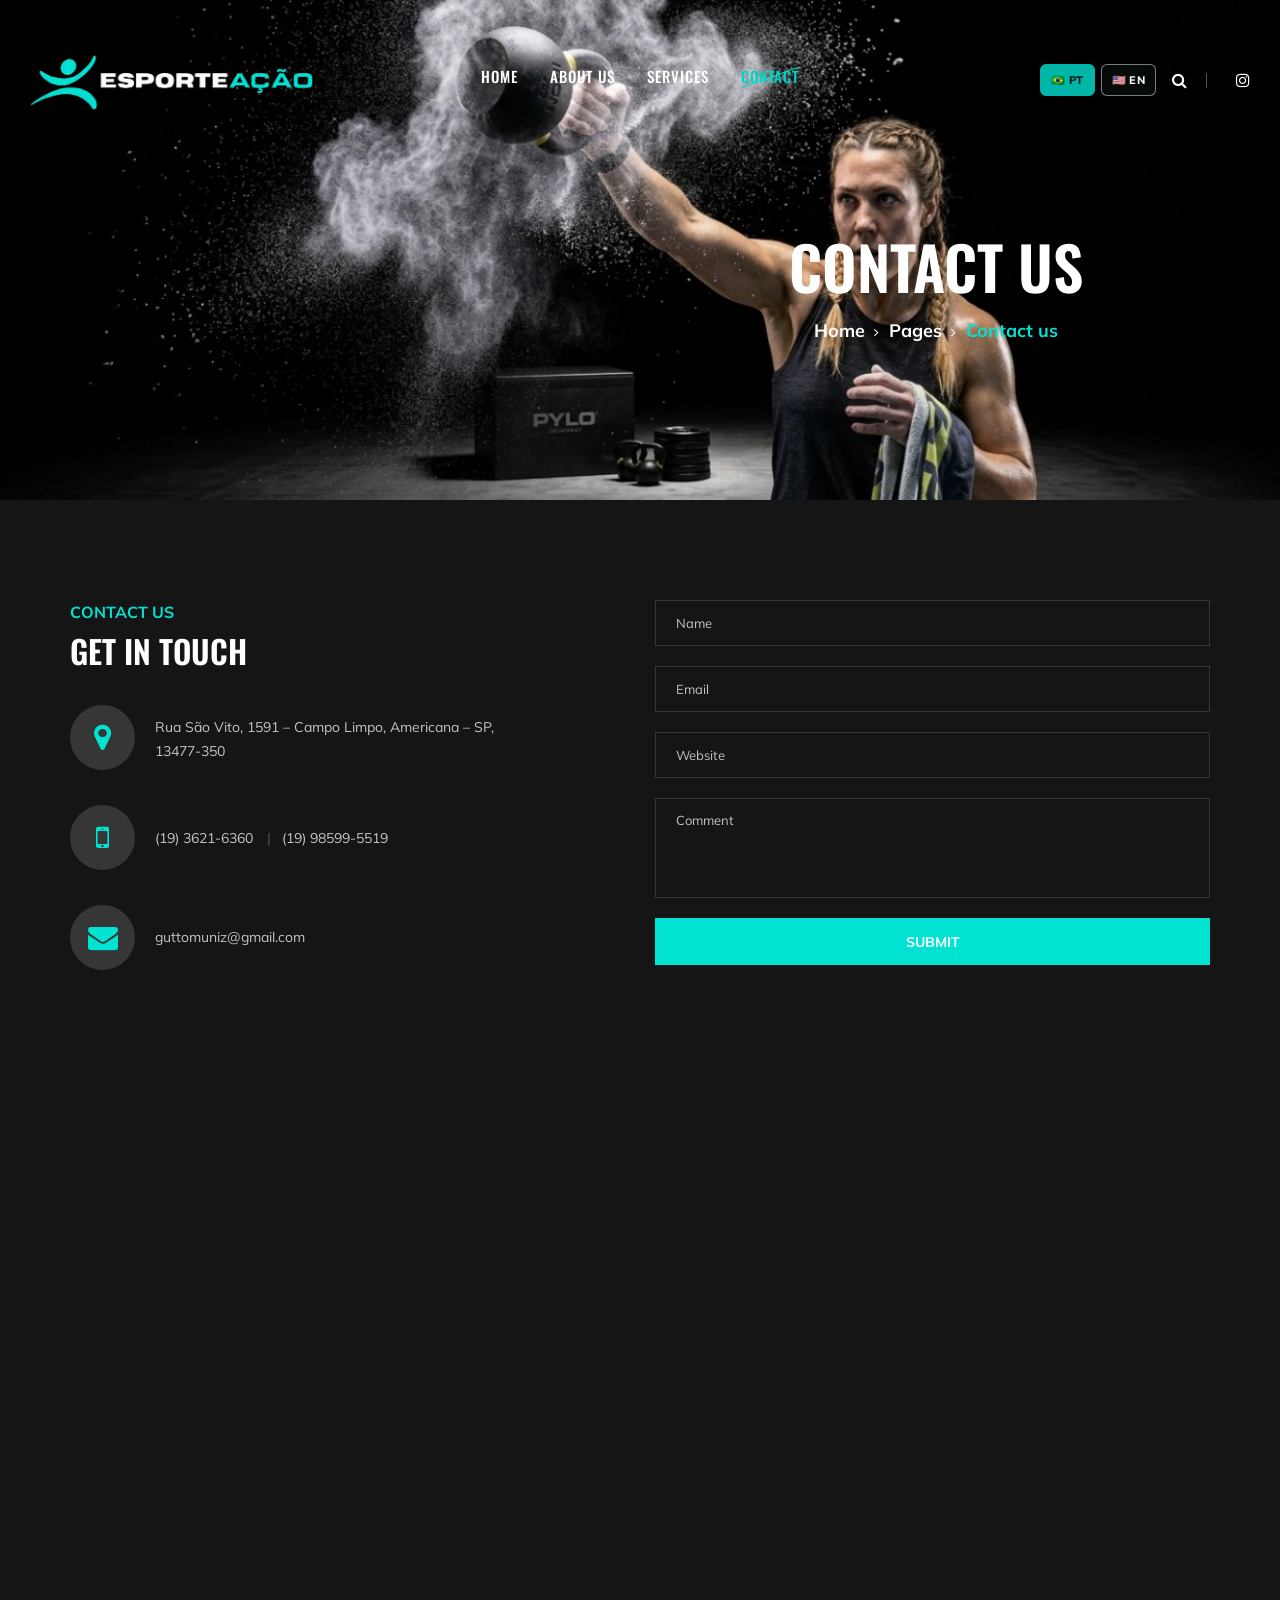
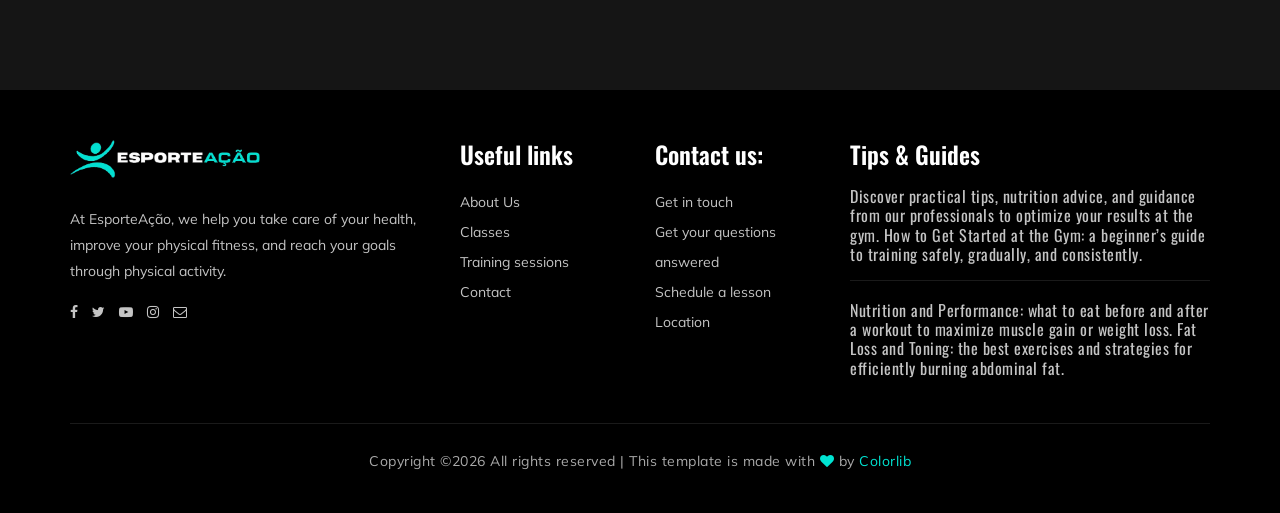
<file: contact.html>
<!DOCTYPE html>
<html lang="zxx">

<head>
    <meta charset="UTF-8">
    <meta name="description" content="Gym Template">
    <meta name="keywords" content="Gym, unica, creative, html">
    <meta name="viewport" content="width=device-width, initial-scale=1.0">
    <meta http-equiv="X-UA-Compatible" content="ie=edge">
    <title>Gym | Template</title>

    <!-- Google Font -->
    <link href="https://fonts.googleapis.com/css?family=Muli:300,400,500,600,700,800,900&display=swap" rel="stylesheet">
    <link href="https://fonts.googleapis.com/css?family=Oswald:300,400,500,600,700&display=swap" rel="stylesheet">

    <!-- Css Styles -->
    <link rel="stylesheet" href="css/bootstrap.min.css" type="text/css">
    <link rel="stylesheet" href="css/font-awesome.min.css" type="text/css">
    <link rel="stylesheet" href="css/flaticon.css" type="text/css">
    <link rel="stylesheet" href="css/owl.carousel.min.css" type="text/css">
    <link rel="stylesheet" href="css/barfiller.css" type="text/css">
    <link rel="stylesheet" href="css/magnific-popup.css" type="text/css">
    <link rel="stylesheet" href="css/slicknav.min.css" type="text/css">
    <link rel="stylesheet" href="css/style.css" type="text/css">

<style>
.language-switch{display:inline-flex;align-items:center;gap:4px;padding:4px;margin-right:14px;border:1px solid rgba(255,255,255,.22);border-radius:999px;background:rgba(10,18,17,.82);box-shadow:0 5px 18px rgba(0,0,0,.22)}
.language-switch button{border:0;border-radius:999px;background:transparent;color:#e8f2f1;padding:8px 12px;min-width:78px;cursor:pointer;font-size:11px;font-weight:800;letter-spacing:.5px;transition:all .2s ease}
.language-switch button:hover,.language-switch button:focus-visible{background:#00b6a9;color:#061312;transform:translateY(-1px);outline:none}
.language-switch button.is-active{background:#e8f2f1;color:#10201e}
#google_translate_element{position:absolute;left:-9999px;top:-9999px}
.goog-te-banner-frame.skiptranslate{display:none!important}body{top:0!important}
.goog-tooltip,.goog-tooltip:hover{display:none!important}
.goog-text-highlight{background:transparent!important;box-shadow:none!important}
@media(max-width:991px){.language-switch{margin:8px 8px 8px 0}.language-switch button{min-width:68px;padding:7px 9px}}
.contact-page .breadcrumb-section{background-position:center center!important;background-size:cover!important;background-repeat:no-repeat!important;}
/* Mantém o atleta livre e posiciona o título na área vazia à direita. */
.contact-page .breadcrumb-text{width:44%;margin-left:auto;margin-right:2%;text-align:center;}
@media(max-width:991px){.contact-page .breadcrumb-text{width:50%;margin-right:0;}}
@media(max-width:767px){
  .contact-page .breadcrumb-section{background-position:38% center!important;}
  .contact-page .breadcrumb-text{width:100%;margin:0;padding:0 12px;}
  .contact-page .breadcrumb-text h2{font-size:42px;}
  .contact-page .breadcrumb-text .bt-option a,.contact-page .breadcrumb-text .bt-option span{font-size:15px;}
}
</style>

</head>

<body class="contact-page">
    <!-- Page Preloder -->
    <div id="preloder">
        <div class="loader"></div>
    </div>

    <!-- Offcanvas Menu Section Begin -->
    <div class="offcanvas-menu-overlay"></div>
    <div class="offcanvas-menu-wrapper">
        <div class="canvas-close">
            <i class="fa fa-close"></i>
        </div>
        <div class="canvas-search search-switch">
            <i class="fa fa-search"></i>
        </div>
        <nav class="canvas-menu mobile-menu">
            <ul>
                <li><a href="./index.html">Home</a></li>
                <li><a href="./about-us.html">About Us</a></li>
                
                <li><a href="./services.html">Services</a></li>
               
                
                  
                        
                        
                    </ul>
                </li>
                <li><a href="./contact.html">Contact</a></li>
            </ul>
        </nav>
        <div id="mobile-menu-wrap"></div>
        <div class="canvas-social">
           
            <a href="#"><i class="fa fa-instagram"></i></a>
        </div>
    </div>
    <!-- Offcanvas Menu Section End -->

    <!-- Header Section Begin -->
    <header class="header-section">
        <div class="container-fluid">
            <div class="row">
                <div class="col-lg-3">
                    <div class="logo">
                        <a href="./index.html">
                            <img src="img/logo.png" alt="EsporteAção">
                        </a>
                    </div>
                </div>
                <div class="col-lg-6">
                    <nav class="nav-menu"><ul><li><a href="./index.html">Home</a></li><li><a href="./about-us.html">About Us</a></li><li><a href="./services.html">Services</a></li><li class="active"><a href="./contact.html">Contact</a></li></ul></nav>
                </div>
                <div class="col-lg-3">
                    <div class="top-option">
<div class="language-switch" aria-label="Selecionar idioma">
  <button type="button" class="is-active" onclick="translateWholeSite('pt', this)" aria-label="Traduzir para português">🇧🇷 PT</button>
  <button type="button" onclick="translateWholeSite('en', this)" aria-label="Translate to English">🇺🇸 EN</button>
</div>

                        <div class="to-search search-switch">
                            <i class="fa fa-search"></i>
                        </div>
                        <div class="to-social">
                            
                            <a href="#"><i class="fa fa-instagram"></i></a>
                        </div>
                    </div>
                </div>
            </div>
            <div class="canvas-open">
                <i class="fa fa-bars"></i>
            </div>
        </div>
    </header>
    <!-- Header End -->

    <!-- Breadcrumb Section Begin -->
    <section class="breadcrumb-section set-bg" data-setbg="img/contact-banner.jpg">
        <div class="container">
            <div class="row">
                <div class="col-lg-12 text-center">
                    <div class="breadcrumb-text">
                        <h2>Contact Us</h2>
                        <div class="bt-option">
                            <a href="./index.html">Home</a>
                            <a href="#">Pages</a>
                            <span>Contact us</span>
                        </div>
                    </div>
                </div>
            </div>
        </div>
    </section>
    <!-- Breadcrumb Section End -->

    <!-- Contact Section Begin -->
    <section class="contact-section spad">
        <div class="container">
            <div class="row">
                <div class="col-lg-6">
                    <div class="section-title contact-title">
                        <span>Contact Us</span>
                        <h2>GET IN TOUCH</h2>
                    </div>
                    <div class="contact-widget">
                        <div class="cw-text">
                            <i class="fa fa-map-marker"></i>
                            <p>Rua São Vito, 1591 – Campo Limpo, Americana – SP,<br/>13477-350</p>
                        </div>
                        <div class="cw-text">
                            <i class="fa fa-mobile"></i>
                            <ul>
                                <li>(19) 3621-6360</li>
                                <li>(19) 98599-5519</li>
                            </ul>
                        </div>
                        <div class="cw-text email">
                            <i class="fa fa-envelope"></i>
                            <p>guttomuniz@gmail.com</p>
                        </div>
                    </div>
                </div>
                <div class="col-lg-6">
                    <div class="leave-comment">
                        <form action="#">
                            <input type="text" placeholder="Name">
                            <input type="text" placeholder="Email">
                            <input type="text" placeholder="Website">
                            <textarea placeholder="Comment"></textarea>
                            <button type="submit">Submit</button>
                        </form>
                    </div>
                </div>
            </div>
            <div class="map">
                <iframe
                    src="https://www.google.com/maps?q=-22.7358859,-47.3042934&z=17&output=embed"
                    title="Localização EsporteAção - Rua São Vito, 1591, Americana - SP"
                    width="100%" height="550" style="border:0;" allowfullscreen=""
                    loading="lazy" referrerpolicy="no-referrer-when-downgrade"></iframe>
            </div>
        </div>
    </section>
    <!-- Contact Section End -->

   <!-- Footer Section Begin -->
   <section class="footer-section">
    <div class="container">
        <div class="row">
            <div class="col-lg-4">
                <div class="fs-about">
                    <div class="fa-logo">
                        <a href="#"><img src="img/logo.png" alt="EsporteAção"></a>
                    </div>
                    <p>At EsporteAção, we help you take care of your health, improve your physical fitness, and reach your goals through physical activity.</p>
                    <div class="fa-social">
                        <a href="#"><i class="fa fa-facebook"></i></a>
                        <a href="#"><i class="fa fa-twitter"></i></a>
                        <a href="#"><i class="fa fa-youtube-play"></i></a>
                        <a href="#"><i class="fa fa-instagram"></i></a>
                        <a href="#"><i class="fa  fa-envelope-o"></i></a>
                    </div>
                </div>
            </div>
            <div class="col-lg-2 col-md-3 col-sm-6">
                <div class="fs-widget">
                    <h4>Useful links</h4>
                    <ul>
                        <li><a href="#">About Us</a></li>
                        <li><a href="#">Classes</a></li>
                        <li><a href="#">Training sessions</a></li>
                        <li><a href="#">Contact</a></li>
                    </ul>
                </div>
            </div>
            <div class="col-lg-2 col-md-3 col-sm-6">
                <div class="fs-widget">
                    <h4>Contact us:</h4>
                    <ul>
                        <li><a href="#">Get in touch</a></li>
                        <li><a href="#">Get your questions answered</a></li>
                        <li><a href="#">Schedule a lesson</a></li>
                        <li><a href="#">Location</a></li>
                    </ul>
                </div>
            </div>
            <div class="col-lg-4 col-md-6">
                <div class="fs-widget">
                    <h4>Tips & Guides</h4>
                    <div class="fw-recent">
                        <h6><a href="#">Discover practical tips, nutrition advice, and guidance from our professionals to optimize your results at the gym.
                            How to Get Started at the Gym: a beginner’s guide to training safely, gradually, and consistently.</a></h6>
                        <ul>
                           
                        </ul>
                    </div>
                    <div class="fw-recent">
                        <h6><a href="#">Nutrition and Performance: what to eat before and after a workout to maximize muscle gain or weight loss.
                            Fat Loss and Toning: the best exercises and strategies for efficiently burning abdominal fat.</a></h6>
                        <ul>
                           
                        </ul>
                    </div>
                </div>
            </div>
        </div>
        <div class="row">
            <div class="col-lg-12 text-center">
                <div class="copyright-text">
                    <p><!-- Link back to Colorlib can't be removed. Template is licensed under CC BY 3.0. -->
Copyright &copy;<script>document.write(new Date().getFullYear());</script> All rights reserved | This template is made with <i class="fa fa-heart" aria-hidden="true"></i> by <a href="https://colorlib.com" target="_blank">Colorlib</a>
<!-- Link back to Colorlib can't be removed. Template is licensed under CC BY 3.0. --></p>
                </div>
            </div>
        </div>
    </div>
</section>

    <!-- Search model Begin -->
    <div class="search-model">
        <div class="h-100 d-flex align-items-center justify-content-center">
            <div class="search-close-switch">+</div>
            <form class="search-model-form">
                <input type="text" id="search-input" placeholder="Search here.....">
            </form>
        </div>
    </div>
    <!-- Search model end -->

    <!-- Js Plugins -->
    <script src="js/jquery-3.3.1.min.js"></script>
    <script src="js/bootstrap.min.js"></script>
    <script src="js/jquery.magnific-popup.min.js"></script>
    <script src="js/masonry.pkgd.min.js"></script>
    <script src="js/jquery.barfiller.js"></script>
    <script src="js/jquery.slicknav.js"></script>
    <script src="js/owl.carousel.min.js"></script>
    <script src="js/main.js"></script>




<div id="google_translate_element" aria-hidden="true"></div>
<script>
function googleTranslateElementInit() {
  new google.translate.TranslateElement({pageLanguage:'pt', includedLanguages:'pt,en', autoDisplay:false}, 'google_translate_element');
}
function translateWholeSite(language, button) {
  var attempts = 0;
  function selectLanguage() {
    var selector = document.querySelector('#google_translate_element select.goog-te-combo');
    if (selector) {
      selector.value = language;
      selector.dispatchEvent(new Event('change'));
      document.querySelectorAll('.language-switch button').forEach(function(b){b.classList.remove('is-active');});
      if (button) button.classList.add('is-active');
      return;
    }
    attempts++;
    if (attempts < 25) setTimeout(selectLanguage, 300);
    else alert('O tradutor não carregou. Verifique sua conexão com a internet e tente novamente.');
  }
  selectLanguage();
}
</script>
<script src="https://translate.google.com/translate_a/element.js?cb=googleTranslateElementInit"></script>

</body>

</html>
</file>
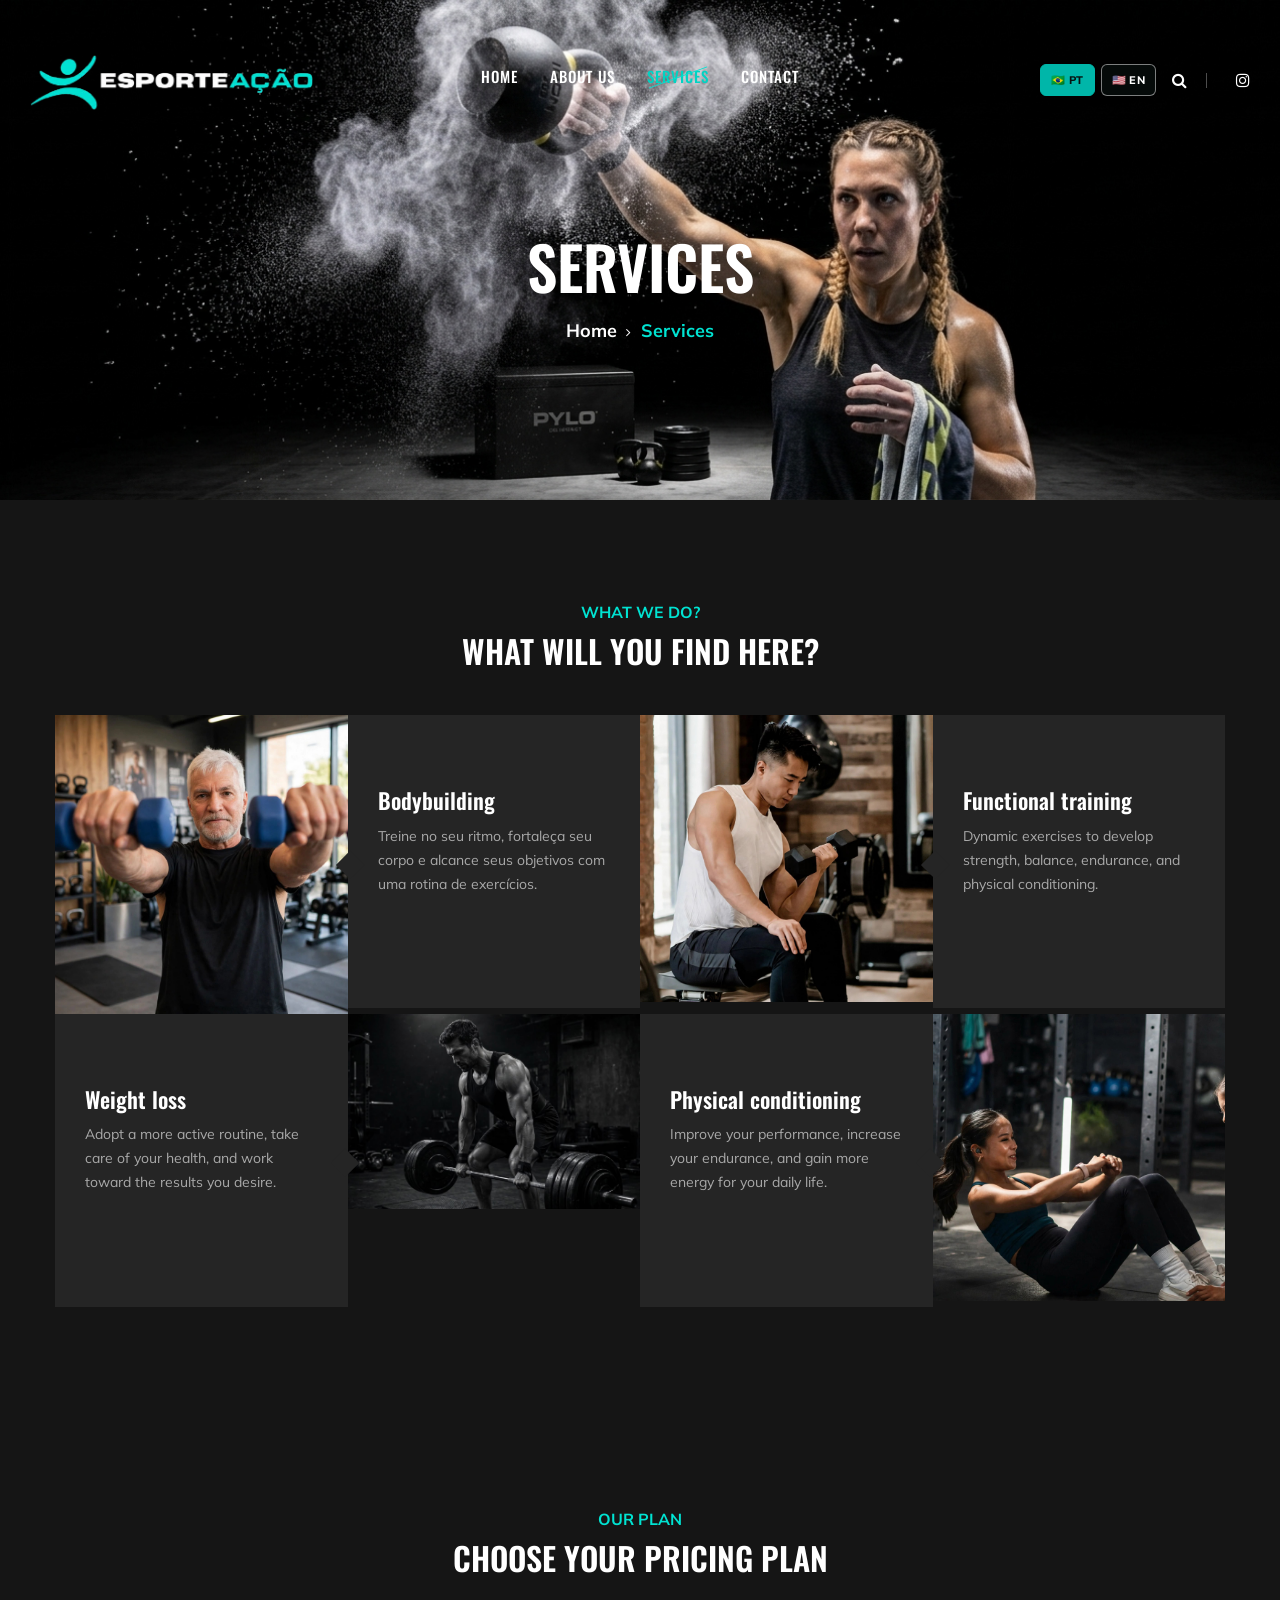
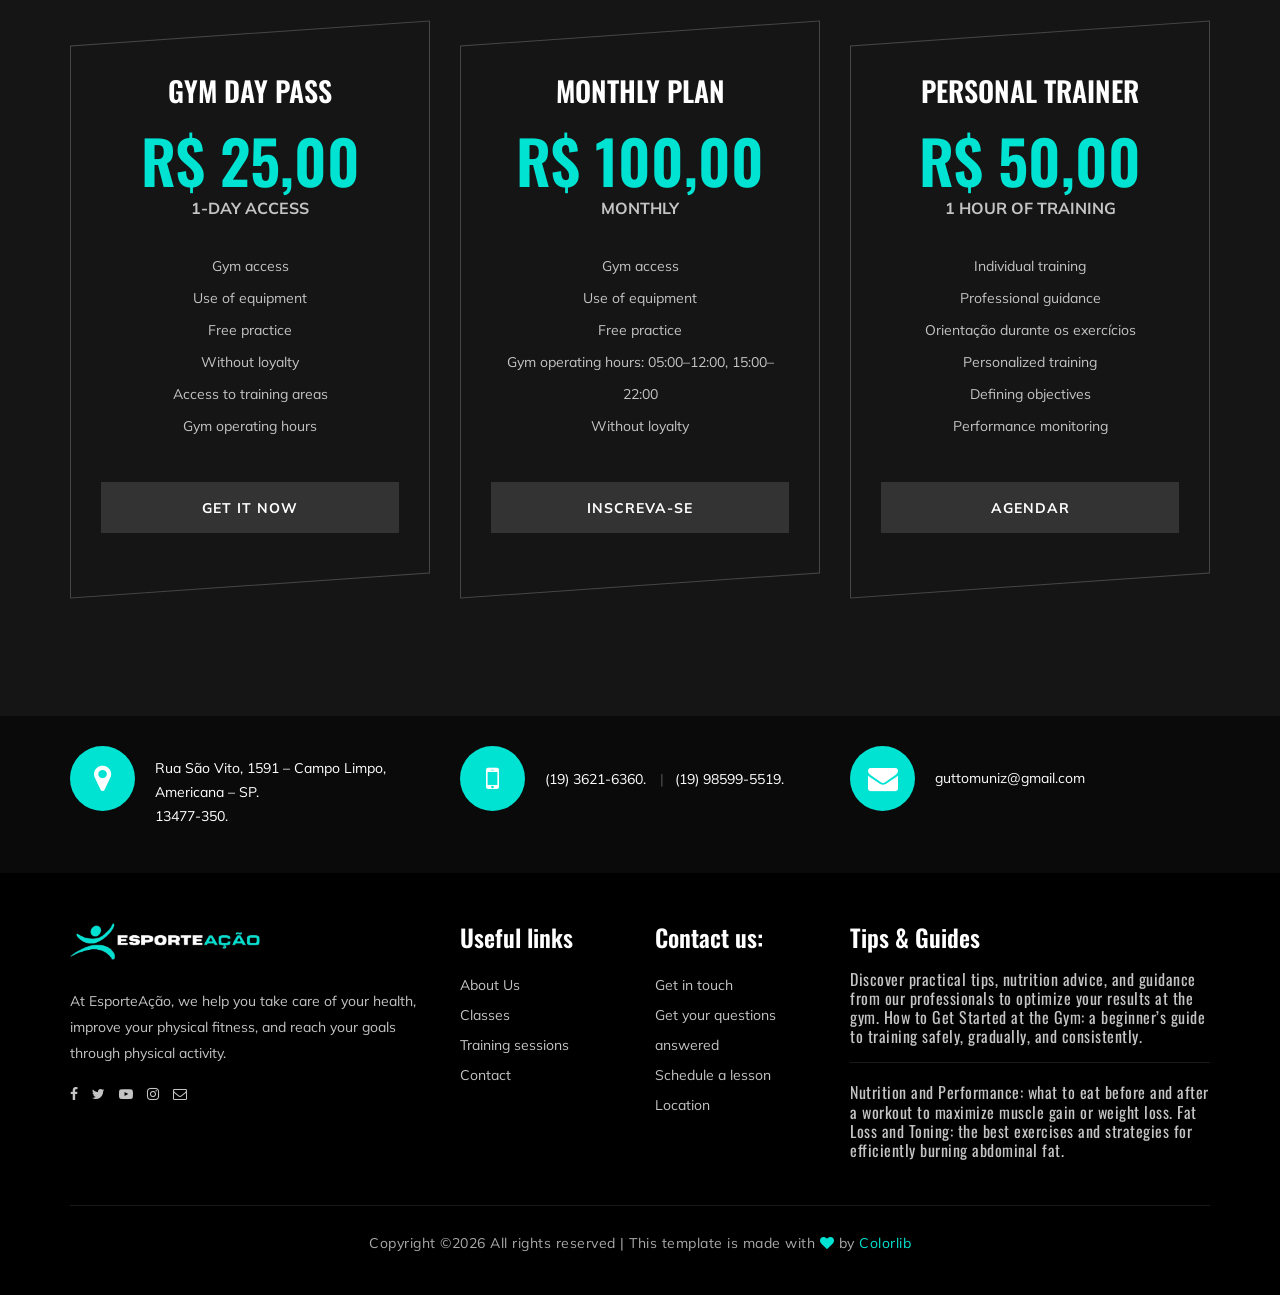
<file: services.html>
<!DOCTYPE html>
<html lang="zxx">

<head>
    <meta charset="UTF-8">
    <meta name="description" content="Gym Template">
    <meta name="keywords" content="Gym, unica, creative, html">
    <meta name="viewport" content="width=device-width, initial-scale=1.0">
    <meta http-equiv="X-UA-Compatible" content="ie=edge">
    <title>Gym | Template</title>

    <!-- Google Font -->
    <link href="https://fonts.googleapis.com/css?family=Muli:300,400,500,600,700,800,900&display=swap" rel="stylesheet">
    <link href="https://fonts.googleapis.com/css?family=Oswald:300,400,500,600,700&display=swap" rel="stylesheet">

    <!-- Css Styles -->
    <link rel="stylesheet" href="css/bootstrap.min.css" type="text/css">
    <link rel="stylesheet" href="css/font-awesome.min.css" type="text/css">
    <link rel="stylesheet" href="css/flaticon.css" type="text/css">
    <link rel="stylesheet" href="css/owl.carousel.min.css" type="text/css">
    <link rel="stylesheet" href="css/barfiller.css" type="text/css">
    <link rel="stylesheet" href="css/magnific-popup.css" type="text/css">
    <link rel="stylesheet" href="css/slicknav.min.css" type="text/css">
    <link rel="stylesheet" href="css/style.css" type="text/css">

<style>
.language-switch{display:inline-flex;align-items:center;gap:4px;padding:4px;margin-right:14px;border:1px solid rgba(255,255,255,.22);border-radius:999px;background:rgba(10,18,17,.82);box-shadow:0 5px 18px rgba(0,0,0,.22)}
.language-switch button{border:0;border-radius:999px;background:transparent;color:#e8f2f1;padding:8px 12px;min-width:78px;cursor:pointer;font-size:11px;font-weight:800;letter-spacing:.5px;transition:all .2s ease}
.language-switch button:hover,.language-switch button:focus-visible{background:#00b6a9;color:#061312;transform:translateY(-1px);outline:none}
.language-switch button.is-active{background:#e8f2f1;color:#10201e}
#google_translate_element{position:absolute;left:-9999px;top:-9999px}
.goog-te-banner-frame.skiptranslate{display:none!important}body{top:0!important}
.goog-tooltip,.goog-tooltip:hover{display:none!important}
.goog-text-highlight{background:transparent!important;box-shadow:none!important}
@media(max-width:991px){.language-switch{margin:8px 8px 8px 0}.language-switch button{min-width:68px;padding:7px 9px}}
</style>

</head>

<body>
    <!-- Page Preloder -->
    <div id="preloder">
        <div class="loader"></div>
    </div>

    <!-- Offcanvas Menu Section Begin -->
    <div class="offcanvas-menu-overlay"></div>
    <div class="offcanvas-menu-wrapper">
        <div class="canvas-close">
            <i class="fa fa-close"></i>
        </div>
        <div class="canvas-search search-switch">
            <i class="fa fa-search"></i>
        </div>
        <nav class="canvas-menu mobile-menu">
            <ul>
                <li><a href="./index.html">Home</a></li>
                <li><a href="./about-us.html">About Us</a></li>
               
                <li><a href="./services.html">Services</a></li>
          
                        
                       
                    </ul>
                </li>
              
            </ul>
        </nav>
        <div id="mobile-menu-wrap"></div>
        <div class="canvas-social">
            
            <a href="#"><i class="fa fa-instagram"></i></a>
        </div>
    </div>
    <!-- Offcanvas Menu Section End -->

    <!-- Header Section Begin -->
    <header class="header-section">
        <div class="container-fluid">
            <div class="row">
                <div class="col-lg-3">
                    <div class="logo">
                        <a href="./index.html">
                            <img src="img/logo.png" alt="EsporteAção">
                        </a>
                    </div>
                </div>
                <div class="col-lg-6">
                    <nav class="nav-menu"><ul><li><a href="./index.html">Home</a></li><li><a href="./about-us.html">About Us</a></li><li class="active"><a href="./services.html">Services</a></li><li><a href="./contact.html">Contact</a></li></ul></nav>
                </div>
                <div class="col-lg-3">
                    <div class="top-option">
<div class="language-switch" aria-label="Selecionar idioma">
  <button type="button" class="is-active" onclick="translateWholeSite('pt', this)" aria-label="Traduzir para português">🇧🇷 PT</button>
  <button type="button" onclick="translateWholeSite('en', this)" aria-label="Translate to English">🇺🇸 EN</button>
</div>

                        <div class="to-search search-switch">
                            <i class="fa fa-search"></i>
                        </div>
                        <div class="to-social">
                            
                            <a href="#"><i class="fa fa-instagram"></i></a>
                        </div>
                    </div>
                </div>
            </div>
            <div class="canvas-open">
                <i class="fa fa-bars"></i>
            </div>
        </div>
    </header>
    <!-- Header End -->

    <!-- Breadcrumb Section Begin -->
    <section class="breadcrumb-section set-bg" data-setbg="img/breadcrumb-bg.jpg">
        <div class="container">
            <div class="row">
                <div class="col-lg-12 text-center">
                    <div class="breadcrumb-text">
                        <h2>Services</h2>
                        <div class="bt-option">
                            <a href="./index.html">Home</a>
                            <span>Services</span>
                        </div>
                    </div>
                </div>
            </div>
        </div>
    </section>
    <!-- Breadcrumb Section End -->

    <!-- Services Section Begin -->
    <section class="services-section spad">
        <div class="container">
            <div class="row">
                <div class="col-lg-12">
                    <div class="section-title">
                        <span>What we do?</span>
                        <h2>WHAT WILL YOU FIND HERE?</h2>
                    </div>
                </div>
            </div>
            <div class="row">
                <div class="col-lg-3 order-lg-1 col-md-6 p-0">
                    <div class="ss-pic">
                        <img src="img/services/services-1.jpg" alt="">
                    </div>
                </div>
                <div class="col-lg-3 order-lg-2 col-md-6 p-0">
                    <div class="ss-text">
                        <h4>Bodybuilding</h4>
                        <p>Treine no seu ritmo, fortaleça seu corpo e alcance seus objetivos com uma rotina de exercícios.</p>
                        
                    </div>
                </div>
                <div class="col-lg-3 order-lg-3 col-md-6 p-0">
                    <div class="ss-pic">
                        <img src="img/services/services-2.jpg" alt="">
                    </div>
                </div>
                <div class="col-lg-3 order-lg-4 col-md-6 p-0">
                    <div class="ss-text">
                        <h4>Functional training</h4>
                        <p>Dynamic exercises to develop strength, balance, endurance, and physical conditioning.</p>
                        
                    </div>
                </div>
                <div class="col-lg-3 order-lg-8 col-md-6 p-0">
                    <div class="ss-pic">
                        <img src="img/services/services-4.jpg" alt="">
                    </div>
                </div>
                <div class="col-lg-3 order-lg-7 col-md-6 p-0">
                    <div class="ss-text second-row">
                        <h4>Physical conditioning</h4>
                        <p>Improve your performance, increase your endurance, and gain more energy for your daily life.</p>
                       
                    </div>
                </div>
                <div class="col-lg-3 order-lg-6 col-md-6 p-0">
                    <div class="ss-pic">
                        <img src="img/services/services-3.jpg" alt="">
                    </div>
                </div>
                <div class="col-lg-3 order-lg-5 col-md-6 p-0">
                    <div class="ss-text second-row">
                        <h4>Weight loss</h4>
                        <p>Adopt a more active routine, take care of your health, and work toward the results you desire.</p>
                       
                    </div>
                </div>
            </div>
        </div>
    </section>
    <!-- Services Section End -->

    

     <!-- Pricing Section Begin -->
     <section class="pricing-section spad">
        <div class="container">
            <div class="row">
                <div class="col-lg-12">
                    <div class="section-title">
                        <span>Our Plan</span>
                        <h2>Choose your pricing plan</h2>
                    </div>
                </div>
            </div>
            <div class="row justify-content-center">
                <div class="col-lg-4 col-md-8">
                    <div class="ps-item">
                        <h3>GYM DAY PASS</h3>
                        <div class="pi-price">
                            <h2>R$ 25,00</h2>
                            <span>1-DAY ACCESS</span>
                        </div>
                        <ul>
                            <li>Gym access</li>
                            <li>Use of equipment</li>
                            <li>Free practice</li>
                            <li>Without loyalty</li>
                            <li>Access to training areas</li>
                            <li>Gym operating hours</li>
                        </ul>
                        <a href="#" class="primary-btn pricing-btn">GET IT NOW</a>
                        <a href="#" class="thumb-icon"><i class="fa fa-picture-o"></i></a>
                    </div>
                </div>
                <div class="col-lg-4 col-md-8">
                    <div class="ps-item">
                        <h3> MONTHLY PLAN</h3>
                        <div class="pi-price">
                            <h2>R$ 100,00</h2>
                            <span>MONTHLY</span>
                        </div>
                        <ul>
                            <li>
                            <li>Gym access</li>
                            <li>Use of equipment</li>
                            <li>Free practice</li>
                            <li>Gym operating hours: 05:00–12:00, 15:00–22:00</li>
                            <li>Without loyalty</li>
                        </ul>
                        <a href="#" class="primary-btn pricing-btn">INSCREVA-SE</a>
                        <a href="#" class="thumb-icon"><i class="fa fa-picture-o"></i></a>
                    </div>
                </div>
                <div class="col-lg-4 col-md-8">
                    <div class="ps-item">
                        <h3>PERSONAL TRAINER</h3>
                        <div class="pi-price">
                            <h2>R$ 50,00</h2>
                            <span>1 HOUR OF TRAINING</span>
                        </div>
                        <ul>
                            <li>Individual training</li>
                            <li>Professional guidance</li>
                            <li>Orientação durante os exercícios</li>
                            <li>Personalized training</li>
                            <li>Defining objectives</li>
                            <li>Performance monitoring</li>
                        </ul>
                        <a href="#" class="primary-btn pricing-btn">AGENDAR</a>
                        <a href="#" class="thumb-icon"><i class="fa fa-picture-o"></i></a>
                    </div>
                </div>
            </div>
        </div>
    </section>
    <!-- Pricing Section End -->
    <!-- Get In Touch Section Begin -->
    <div class="gettouch-section">
        <div class="container">
            <div class="row">
                <div class="col-md-4">
                    <div class="gt-text">
                        <i class="fa fa-map-marker"></i>
                        <p> Rua São Vito, 1591 – Campo Limpo, Americana – SP.
                            <br/>13477-350.</p>
                    </div>
                </div>
                <div class="col-md-4">
                    <div class="gt-text">
                        <i class="fa fa-mobile"></i>
                        <ul>
                            <li>(19) 3621-6360.</li>
                            <li>(19) 98599-5519.</li>
                        </ul>
                    </div>
                </div>
                <div class="col-md-4">
                    <div class="gt-text email">
                        <i class="fa fa-envelope"></i>
                        <p> guttomuniz@gmail.com</p>
                    </div>
                </div>
            </div>
        </div>
    </div>
    <!-- Get In Touch Section End -->

    <!-- Footer Section Begin -->
    <section class="footer-section">
        <div class="container">
            <div class="row">
                <div class="col-lg-4">
                    <div class="fs-about">
                        <div class="fa-logo">
                            <a href="#"><img src="img/logo.png" alt="EsporteAção"></a>
                        </div>
                        <p>At EsporteAção, we help you take care of your health, improve your physical fitness, and reach your goals through physical activity.</p>
                        <div class="fa-social">
                            <a href="#"><i class="fa fa-facebook"></i></a>
                            <a href="#"><i class="fa fa-twitter"></i></a>
                            <a href="#"><i class="fa fa-youtube-play"></i></a>
                            <a href="#"><i class="fa fa-instagram"></i></a>
                            <a href="#"><i class="fa  fa-envelope-o"></i></a>
                        </div>
                    </div>
                </div>
                <div class="col-lg-2 col-md-3 col-sm-6">
                    <div class="fs-widget">
                        <h4>Useful links</h4>
                        <ul>
                            <li><a href="#">About Us</a></li>
                            <li><a href="#">Classes</a></li>
                            <li><a href="#">Training sessions</a></li>
                            <li><a href="#">Contact</a></li>
                        </ul>
                    </div>
                </div>
                <div class="col-lg-2 col-md-3 col-sm-6">
                    <div class="fs-widget">
                        <h4>Contact us:</h4>
                        <ul>
                            <li><a href="#">Get in touch</a></li>
                            <li><a href="#">Get your questions answered</a></li>
                            <li><a href="#">Schedule a lesson</a></li>
                            <li><a href="#">Location</a></li>
                        </ul>
                    </div>
                </div>
                <div class="col-lg-4 col-md-6">
                    <div class="fs-widget">
                        <h4>Tips & Guides</h4>
                        <div class="fw-recent">
                            <h6><a href="#">Discover practical tips, nutrition advice, and guidance from our professionals to optimize your results at the gym.
                                How to Get Started at the Gym: a beginner’s guide to training safely, gradually, and consistently.</a></h6>
                            <ul>
                               
                            </ul>
                        </div>
                        <div class="fw-recent">
                            <h6><a href="#">Nutrition and Performance: what to eat before and after a workout to maximize muscle gain or weight loss.
                                Fat Loss and Toning: the best exercises and strategies for efficiently burning abdominal fat.</a></h6>
                            <ul>
                               
                            </ul>
                        </div>
                    </div>
                </div>
            </div>
            <div class="row">
                <div class="col-lg-12 text-center">
                    <div class="copyright-text">
                        <p><!-- Link back to Colorlib can't be removed. Template is licensed under CC BY 3.0. -->
  Copyright &copy;<script>document.write(new Date().getFullYear());</script> All rights reserved | This template is made with <i class="fa fa-heart" aria-hidden="true"></i> by <a href="https://colorlib.com" target="_blank">Colorlib</a>
  <!-- Link back to Colorlib can't be removed. Template is licensed under CC BY 3.0. --></p>
                    </div>
                </div>
            </div>
        </div>
    </section>
    <!-- Footer Section End -->

    <!-- Search model Begin -->
    <div class="search-model">
        <div class="h-100 d-flex align-items-center justify-content-center">
            <div class="search-close-switch">+</div>
            <form class="search-model-form">
                <input type="text" id="search-input" placeholder="Search here.....">
            </form>
        </div>
    </div>
    <!-- Search model end -->

    <!-- Js Plugins -->
    <script src="js/jquery-3.3.1.min.js"></script>
    <script src="js/bootstrap.min.js"></script>
    <script src="js/jquery.magnific-popup.min.js"></script>
    <script src="js/masonry.pkgd.min.js"></script>
    <script src="js/jquery.barfiller.js"></script>
    <script src="js/jquery.slicknav.js"></script>
    <script src="js/owl.carousel.min.js"></script>
    <script src="js/main.js"></script>




<div id="google_translate_element" aria-hidden="true"></div>
<script>
function googleTranslateElementInit() {
  new google.translate.TranslateElement({pageLanguage:'pt', includedLanguages:'pt,en', autoDisplay:false}, 'google_translate_element');
}
function translateWholeSite(language, button) {
  var attempts = 0;
  function selectLanguage() {
    var selector = document.querySelector('#google_translate_element select.goog-te-combo');
    if (selector) {
      selector.value = language;
      selector.dispatchEvent(new Event('change'));
      document.querySelectorAll('.language-switch button').forEach(function(b){b.classList.remove('is-active');});
      if (button) button.classList.add('is-active');
      return;
    }
    attempts++;
    if (attempts < 25) setTimeout(selectLanguage, 300);
    else alert('O tradutor não carregou. Verifique sua conexão com a internet e tente novamente.');
  }
  selectLanguage();
}
</script>
<script src="https://translate.google.com/translate_a/element.js?cb=googleTranslateElementInit"></script>

</body>

</html>
</file>
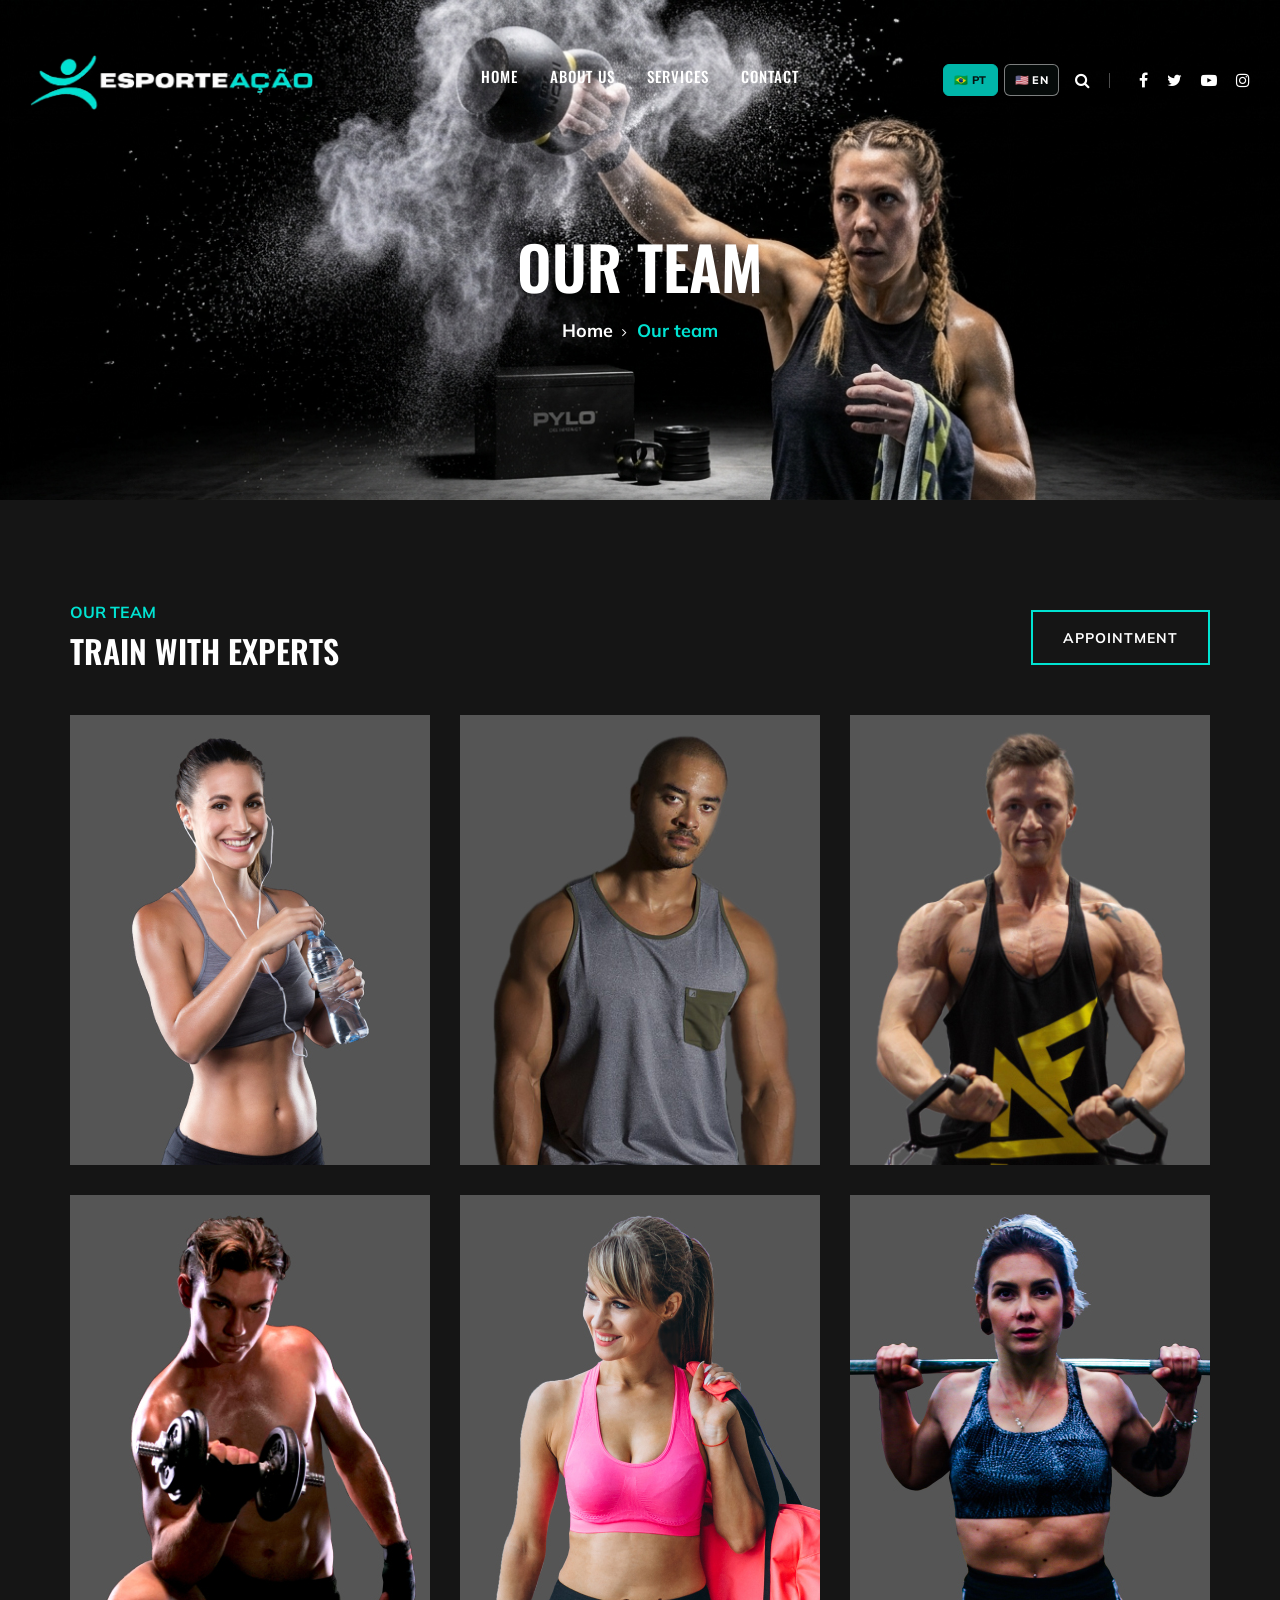
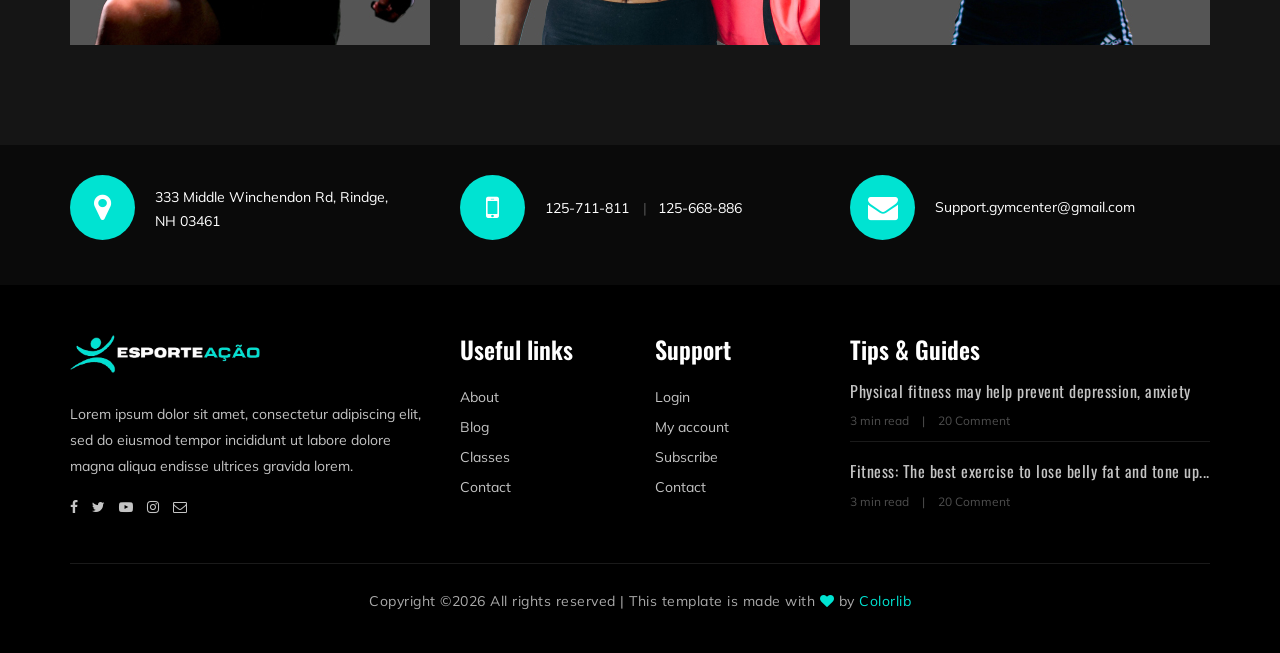
<file: team.html>
<!DOCTYPE html>
<html lang="zxx">

<head>
    <meta charset="UTF-8">
    <meta name="description" content="Gym Template">
    <meta name="keywords" content="Gym, unica, creative, html">
    <meta name="viewport" content="width=device-width, initial-scale=1.0">
    <meta http-equiv="X-UA-Compatible" content="ie=edge">
    <title>Gym | Template</title>

    <!-- Google Font -->
    <link href="https://fonts.googleapis.com/css?family=Muli:300,400,500,600,700,800,900&display=swap" rel="stylesheet">
    <link href="https://fonts.googleapis.com/css?family=Oswald:300,400,500,600,700&display=swap" rel="stylesheet">

    <!-- Css Styles -->
    <link rel="stylesheet" href="css/bootstrap.min.css" type="text/css">
    <link rel="stylesheet" href="css/font-awesome.min.css" type="text/css">
    <link rel="stylesheet" href="css/flaticon.css" type="text/css">
    <link rel="stylesheet" href="css/owl.carousel.min.css" type="text/css">
    <link rel="stylesheet" href="css/barfiller.css" type="text/css">
    <link rel="stylesheet" href="css/magnific-popup.css" type="text/css">
    <link rel="stylesheet" href="css/slicknav.min.css" type="text/css">
    <link rel="stylesheet" href="css/style.css" type="text/css">

<style>
.language-switch{display:inline-flex;align-items:center;gap:4px;padding:4px;margin-right:14px;border:1px solid rgba(255,255,255,.22);border-radius:999px;background:rgba(10,18,17,.82);box-shadow:0 5px 18px rgba(0,0,0,.22)}
.language-switch button{border:0;border-radius:999px;background:transparent;color:#e8f2f1;padding:8px 12px;min-width:78px;cursor:pointer;font-size:11px;font-weight:800;letter-spacing:.5px;transition:all .2s ease}
.language-switch button:hover,.language-switch button:focus-visible{background:#00b6a9;color:#061312;transform:translateY(-1px);outline:none}
.language-switch button.is-active{background:#e8f2f1;color:#10201e}
#google_translate_element{position:absolute;left:-9999px;top:-9999px}
.goog-te-banner-frame.skiptranslate{display:none!important}body{top:0!important}
.goog-tooltip,.goog-tooltip:hover{display:none!important}
.goog-text-highlight{background:transparent!important;box-shadow:none!important}
@media(max-width:991px){.language-switch{margin:8px 8px 8px 0}.language-switch button{min-width:68px;padding:7px 9px}}
</style>

</head>

<body>
    <!-- Page Preloder -->
    <div id="preloder">
        <div class="loader"></div>
    </div>

    <!-- Offcanvas Menu Section Begin -->
    <div class="offcanvas-menu-overlay"></div>
    <div class="offcanvas-menu-wrapper">
        <div class="canvas-close">
            <i class="fa fa-close"></i>
        </div>
        <div class="canvas-search search-switch">
            <i class="fa fa-search"></i>
        </div>
        <nav class="canvas-menu mobile-menu">
            <ul>
                <li><a href="./index.html">Home</a></li>
                <li><a href="./about-us.html">About Us</a></li>
                <li><a href="./class-details.html">Classes</a></li>
                <li><a href="./services.html">Services</a></li>
                <li><a href="./team.html">Our Team</a></li>
                <li><a href="#">Pages</a>
                    <ul class="dropdown">
                        <li><a href="./about-us.html">About us</a></li>
                        <li><a href="./class-timetable.html">Classes timetable</a></li>
                        <li><a href="./bmi-calculator.html">Bmi calculate</a></li>
                        <li><a href="./team.html">Our team</a></li>
                        <li><a href="./gallery.html">Gallery</a></li>
                        <li><a href="./blog.html">Our blog</a></li>
                        <li><a href="./404.html">404</a></li>
                    </ul>
                </li>
                <li><a href="./contact.html">Contact</a></li>
            </ul>
        </nav>
        <div id="mobile-menu-wrap"></div>
        <div class="canvas-social">
            <a href="#"><i class="fa fa-facebook"></i></a>
            <a href="#"><i class="fa fa-twitter"></i></a>
            <a href="#"><i class="fa fa-youtube-play"></i></a>
            <a href="#"><i class="fa fa-instagram"></i></a>
        </div>
    </div>
    <!-- Offcanvas Menu Section End -->

    <!-- Header Section Begin -->
    <header class="header-section">
        <div class="container-fluid">
            <div class="row">
                <div class="col-lg-3">
                    <div class="logo">
                        <a href="./index.html">
                            <img src="img/logo.png" alt="EsporteAção">
                        </a>
                    </div>
                </div>
                <div class="col-lg-6">
                    <nav class="nav-menu"><ul><li><a href="./index.html">Home</a></li><li><a href="./about-us.html">About Us</a></li><li><a href="./services.html">Services</a></li><li><a href="./contact.html">Contact</a></li></ul></nav>
                </div>
                <div class="col-lg-3">
                    <div class="top-option">
<div class="language-switch" aria-label="Selecionar idioma">
  <button type="button" class="is-active" onclick="translateWholeSite('pt', this)" aria-label="Traduzir para português">🇧🇷 PT</button>
  <button type="button" onclick="translateWholeSite('en', this)" aria-label="Translate to English">🇺🇸 EN</button>
</div>

                        <div class="to-search search-switch">
                            <i class="fa fa-search"></i>
                        </div>
                        <div class="to-social">
                            <a href="#"><i class="fa fa-facebook"></i></a>
                            <a href="#"><i class="fa fa-twitter"></i></a>
                            <a href="#"><i class="fa fa-youtube-play"></i></a>
                            <a href="#"><i class="fa fa-instagram"></i></a>
                        </div>
                    </div>
                </div>
            </div>
            <div class="canvas-open">
                <i class="fa fa-bars"></i>
            </div>
        </div>
    </header>
    <!-- Header End -->

    <!-- Breadcrumb Section Begin -->
    <section class="breadcrumb-section set-bg" data-setbg="img/breadcrumb-bg.jpg">
        <div class="container">
            <div class="row">
                <div class="col-lg-12 text-center">
                    <div class="breadcrumb-text">
                        <h2>Our Team</h2>
                        <div class="bt-option">
                            <a href="./index.html">Home</a>
                            <span>Our team</span>
                        </div>
                    </div>
                </div>
            </div>
        </div>
    </section>
    <!-- Breadcrumb Section End -->

    <!-- Team Section Begin -->
    <section class="team-section team-page spad">
        <div class="container">
            <div class="row">
                <div class="col-lg-12">
                    <div class="team-title">
                        <div class="section-title">
                            <span>Our Team</span>
                            <h2>TRAIN WITH EXPERTS</h2>
                        </div>
                        <a href="#" class="primary-btn btn-normal appoinment-btn">appointment</a>
                    </div>
                </div>
            </div>
            <div class="row">
                <div class="col-lg-4 col-sm-6">
                    <div class="ts-item set-bg" data-setbg="img/team/team-1.jpg">
                        <div class="ts_text">
                            <h4>Athart Rachel</h4>
                            <span>Gym Trainer</span>
                            <div class="tt_social">
                                <a href="#"><i class="fa fa-facebook"></i></a>
                                <a href="#"><i class="fa fa-twitter"></i></a>
                                <a href="#"><i class="fa fa-youtube-play"></i></a>
                                <a href="#"><i class="fa fa-instagram"></i></a>
                                <a href="#"><i class="fa  fa-envelope-o"></i></a>
                            </div>
                        </div>
                    </div>
                </div>
                <div class="col-lg-4 col-sm-6">
                    <div class="ts-item set-bg" data-setbg="img/team/team-2.jpg">
                        <div class="ts_text">
                            <h4>Athart Rachel</h4>
                            <span>Gym Trainer</span>
                            <div class="tt_social">
                                <a href="#"><i class="fa fa-facebook"></i></a>
                                <a href="#"><i class="fa fa-twitter"></i></a>
                                <a href="#"><i class="fa fa-youtube-play"></i></a>
                                <a href="#"><i class="fa fa-instagram"></i></a>
                                <a href="#"><i class="fa  fa-envelope-o"></i></a>
                            </div>
                        </div>
                    </div>
                </div>
                <div class="col-lg-4 col-sm-6">
                    <div class="ts-item set-bg" data-setbg="img/team/team-3.jpg">
                        <div class="ts_text">
                            <h4>Athart Rachel</h4>
                            <span>Gym Trainer</span>
                            <div class="tt_social">
                                <a href="#"><i class="fa fa-facebook"></i></a>
                                <a href="#"><i class="fa fa-twitter"></i></a>
                                <a href="#"><i class="fa fa-youtube-play"></i></a>
                                <a href="#"><i class="fa fa-instagram"></i></a>
                                <a href="#"><i class="fa  fa-envelope-o"></i></a>
                            </div>
                        </div>
                    </div>
                </div>
                <div class="col-lg-4 col-sm-6">
                    <div class="ts-item set-bg" data-setbg="img/team/team-4.jpg">
                        <div class="ts_text">
                            <h4>Athart Rachel</h4>
                            <span>Gym Trainer</span>
                            <div class="tt_social">
                                <a href="#"><i class="fa fa-facebook"></i></a>
                                <a href="#"><i class="fa fa-twitter"></i></a>
                                <a href="#"><i class="fa fa-youtube-play"></i></a>
                                <a href="#"><i class="fa fa-instagram"></i></a>
                                <a href="#"><i class="fa  fa-envelope-o"></i></a>
                            </div>
                        </div>
                    </div>
                </div>
                <div class="col-lg-4 col-sm-6">
                    <div class="ts-item set-bg" data-setbg="img/team/team-5.jpg">
                        <div class="ts_text">
                            <h4>Athart Rachel</h4>
                            <span>Gym Trainer</span>
                            <div class="tt_social">
                                <a href="#"><i class="fa fa-facebook"></i></a>
                                <a href="#"><i class="fa fa-twitter"></i></a>
                                <a href="#"><i class="fa fa-youtube-play"></i></a>
                                <a href="#"><i class="fa fa-instagram"></i></a>
                                <a href="#"><i class="fa  fa-envelope-o"></i></a>
                            </div>
                        </div>
                    </div>
                </div>
                <div class="col-lg-4 col-sm-6">
                    <div class="ts-item set-bg" data-setbg="img/team/team-6.jpg">
                        <div class="ts_text">
                            <h4>Athart Rachel</h4>
                            <span>Gym Trainer</span>
                            <div class="tt_social">
                                <a href="#"><i class="fa fa-facebook"></i></a>
                                <a href="#"><i class="fa fa-twitter"></i></a>
                                <a href="#"><i class="fa fa-youtube-play"></i></a>
                                <a href="#"><i class="fa fa-instagram"></i></a>
                                <a href="#"><i class="fa  fa-envelope-o"></i></a>
                            </div>
                        </div>
                    </div>
                </div>
            </div>
        </div>
    </section>
    <!-- Team Section End -->

    <!-- Get In Touch Section Begin -->
    <div class="gettouch-section">
        <div class="container">
            <div class="row">
                <div class="col-md-4">
                    <div class="gt-text">
                        <i class="fa fa-map-marker"></i>
                        <p>333 Middle Winchendon Rd, Rindge,<br/> NH 03461</p>
                    </div>
                </div>
                <div class="col-md-4">
                    <div class="gt-text">
                        <i class="fa fa-mobile"></i>
                        <ul>
                            <li>125-711-811</li>
                            <li>125-668-886</li>
                        </ul>
                    </div>
                </div>
                <div class="col-md-4">
                    <div class="gt-text email">
                        <i class="fa fa-envelope"></i>
                        <p>Support.gymcenter@gmail.com</p>
                    </div>
                </div>
            </div>
        </div>
    </div>
    <!-- Get In Touch Section End -->

    <!-- Footer Section Begin -->
    <section class="footer-section">
        <div class="container">
            <div class="row">
                <div class="col-lg-4">
                    <div class="fs-about">
                        <div class="fa-logo">
                            <a href="#"><img src="img/logo.png" alt="EsporteAção"></a>
                        </div>
                        <p>Lorem ipsum dolor sit amet, consectetur adipiscing elit, sed do eiusmod tempor incididunt ut
                            labore dolore magna aliqua endisse ultrices gravida lorem.</p>
                        <div class="fa-social">
                            <a href="#"><i class="fa fa-facebook"></i></a>
                            <a href="#"><i class="fa fa-twitter"></i></a>
                            <a href="#"><i class="fa fa-youtube-play"></i></a>
                            <a href="#"><i class="fa fa-instagram"></i></a>
                            <a href="#"><i class="fa  fa-envelope-o"></i></a>
                        </div>
                    </div>
                </div>
                <div class="col-lg-2 col-md-3 col-sm-6">
                    <div class="fs-widget">
                        <h4>Useful links</h4>
                        <ul>
                            <li><a href="#">About</a></li>
                            <li><a href="#">Blog</a></li>
                            <li><a href="#">Classes</a></li>
                            <li><a href="#">Contact</a></li>
                        </ul>
                    </div>
                </div>
                <div class="col-lg-2 col-md-3 col-sm-6">
                    <div class="fs-widget">
                        <h4>Support</h4>
                        <ul>
                            <li><a href="#">Login</a></li>
                            <li><a href="#">My account</a></li>
                            <li><a href="#">Subscribe</a></li>
                            <li><a href="#">Contact</a></li>
                        </ul>
                    </div>
                </div>
                <div class="col-lg-4 col-md-6">
                    <div class="fs-widget">
                        <h4>Tips & Guides</h4>
                        <div class="fw-recent">
                            <h6><a href="#">Physical fitness may help prevent depression, anxiety</a></h6>
                            <ul>
                                <li>3 min read</li>
                                <li>20 Comment</li>
                            </ul>
                        </div>
                        <div class="fw-recent">
                            <h6><a href="#">Fitness: The best exercise to lose belly fat and tone up...</a></h6>
                            <ul>
                                <li>3 min read</li>
                                <li>20 Comment</li>
                            </ul>
                        </div>
                    </div>
                </div>
            </div>
            <div class="row">
                <div class="col-lg-12 text-center">
                    <div class="copyright-text">
                        <p><!-- Link back to Colorlib can't be removed. Template is licensed under CC BY 3.0. -->
  Copyright &copy;<script>document.write(new Date().getFullYear());</script> All rights reserved | This template is made with <i class="fa fa-heart" aria-hidden="true"></i> by <a href="https://colorlib.com" target="_blank">Colorlib</a>
  <!-- Link back to Colorlib can't be removed. Template is licensed under CC BY 3.0. --></p>
                    </div>
                </div>
            </div>
        </div>
    </section>
    <!-- Footer Section End -->

    <!-- Search model Begin -->
    <div class="search-model">
        <div class="h-100 d-flex align-items-center justify-content-center">
            <div class="search-close-switch">+</div>
            <form class="search-model-form">
                <input type="text" id="search-input" placeholder="Search here.....">
            </form>
        </div>
    </div>
    <!-- Search model end -->

    <!-- Js Plugins -->
    <script src="js/jquery-3.3.1.min.js"></script>
    <script src="js/bootstrap.min.js"></script>
    <script src="js/jquery.magnific-popup.min.js"></script>
    <script src="js/masonry.pkgd.min.js"></script>
    <script src="js/jquery.barfiller.js"></script>
    <script src="js/jquery.slicknav.js"></script>
    <script src="js/owl.carousel.min.js"></script>
    <script src="js/main.js"></script>



<div id="google_translate_element" aria-hidden="true"></div>
<script>
function googleTranslateElementInit() {
  new google.translate.TranslateElement({pageLanguage:'pt', includedLanguages:'pt,en', autoDisplay:false}, 'google_translate_element');
}
function translateWholeSite(language, button) {
  var attempts = 0;
  function selectLanguage() {
    var selector = document.querySelector('#google_translate_element select.goog-te-combo');
    if (selector) {
      selector.value = language;
      selector.dispatchEvent(new Event('change'));
      document.querySelectorAll('.language-switch button').forEach(function(b){b.classList.remove('is-active');});
      if (button) button.classList.add('is-active');
      return;
    }
    attempts++;
    if (attempts < 25) setTimeout(selectLanguage, 300);
    else alert('O tradutor não carregou. Verifique sua conexão com a internet e tente novamente.');
  }
  selectLanguage();
}
</script>
<script src="https://translate.google.com/translate_a/element.js?cb=googleTranslateElementInit"></script>

</body>

</html>
</file>
<file: css/flaticon.css>
/*
  	Flaticon icon font: Flaticon
  	Creation date: 19/02/2019 07:27
  	*/

@font-face {
  font-family: "Flaticon";
  src: url("../fonts/Flaticon.eot");
  src: url("../fonts/Flaticon.eot?#iefix") format("embedded-opentype"),
       url("../fonts/Flaticon.woff2") format("woff2"),
       url("../fonts/Flaticon.woff") format("woff"),
       url("../fonts/Flaticon.ttf") format("truetype"),
       url("../fonts/Flaticon.svg#Flaticon") format("svg");
  font-weight: normal;
  font-style: normal;
}

@media screen and (-webkit-min-device-pixel-ratio:0) {
  @font-face {
    font-family: "Flaticon";
    src: url("../fonts/Flaticon.svg#Flaticon") format("svg");
  }
}

[class^="flaticon-"]:before, [class*=" flaticon-"]:before,
[class^="flaticon-"]:after, [class*=" flaticon-"]:after {   
  font-family: Flaticon;
  font-size: 40px;
  font-style: normal;
  margin-left: 0;
}

.flaticon-001-mattress:before { content: "\f100"; }
.flaticon-002-dumbell:before { content: "\f101"; }
.flaticon-003-weight:before { content: "\f102"; }
.flaticon-004-measuring-tape:before { content: "\f103"; }
.flaticon-005-clipboard:before { content: "\f104"; }
.flaticon-006-weight-1:before { content: "\f105"; }
.flaticon-007-rings:before { content: "\f106"; }
.flaticon-008-calendar:before { content: "\f107"; }
.flaticon-009-smartwatch:before { content: "\f108"; }
.flaticon-010-lockers:before { content: "\f109"; }
.flaticon-011-punching-ball:before { content: "\f10a"; }
.flaticon-012-bag:before { content: "\f10b"; }
.flaticon-013-balance:before { content: "\f10c"; }
.flaticon-014-heart-beat:before { content: "\f10d"; }
.flaticon-015-proteins:before { content: "\f10e"; }
.flaticon-016-fitness:before { content: "\f10f"; }
.flaticon-017-pull-up-bar:before { content: "\f110"; }
.flaticon-018-scale:before { content: "\f111"; }
.flaticon-019-bands:before { content: "\f112"; }
.flaticon-020-smartphone:before { content: "\f113"; }
.flaticon-021-tshirt:before { content: "\f114"; }
.flaticon-022-short:before { content: "\f115"; }
.flaticon-023-dumbbells:before { content: "\f116"; }
.flaticon-024-jumping-rope:before { content: "\f117"; }
.flaticon-025-fitness-1:before { content: "\f118"; }
.flaticon-026-gym:before { content: "\f119"; }
.flaticon-027-fitness-2:before { content: "\f11a"; }
.flaticon-028-weightlifting:before { content: "\f11b"; }
.flaticon-029-wheel:before { content: "\f11c"; }
.flaticon-030-dumbbells-1:before { content: "\f11d"; }
.flaticon-031-workout:before { content: "\f11e"; }
.flaticon-032-bottle:before { content: "\f11f"; }
.flaticon-033-juice:before { content: "\f120"; }
.flaticon-034-stationary-bike:before { content: "\f121"; }
.flaticon-035-punching-ball-1:before { content: "\f122"; }
.flaticon-036-timer:before { content: "\f123"; }
.flaticon-037-medal:before { content: "\f124"; }
.flaticon-038-treadmill:before { content: "\f125"; }
.flaticon-039-syringe:before { content: "\f126"; }
.flaticon-040-whistle:before { content: "\f127"; }
.flaticon-041-chest:before { content: "\f128"; }
.flaticon-042-pills:before { content: "\f129"; }
.flaticon-043-mp3:before { content: "\f12a"; }
.flaticon-044-no-smoking:before { content: "\f12b"; }
.flaticon-045-boxing-gloves:before { content: "\f12c"; }
.flaticon-046-gloves:before { content: "\f12d"; }
.flaticon-047-buck:before { content: "\f12e"; }
.flaticon-048-headgear:before { content: "\f12f"; }
.flaticon-049-hand-grip:before { content: "\f130"; }
.flaticon-050-no-fast-food:before { content: "\f131"; }
</file>
<file: css/barfiller.css>
body {
    font-family: Arial;
}

.barfiller {
    width:100%;
    height:12px;
    background:#fcfcfc;
    border:1px solid #ccc;
    position:relative;
    margin-bottom:20px;
    box-shadow: inset 1px 4px 9px -6px rgba(0,0,0,.5); 
    -moz-box-shadow: inset 1px 4px 9px -6px rgba(0,0,0,.5); 
}

.barfiller .fill {
    display:block;
    position:relative;
    width:0px;
    height:100%;
    background:#333;
    z-index:1;
}

.barfiller .tipWrap {
    display:none;
}

.barfiller .tip {
    margin-top:-30px;
    padding:2px 4px;
    font-size:11px;
    color:#fff;
    left:0px;
    position: relative;;
    z-index:2;
    background: #333;
} 

.barfiller .tip:after {
    border:solid;
    border-color:rgba(0,0,0,.8) transparent;
    border-width:6px 6px 0 6px;
    content:"";
    display:block;
    position:absolute;
    left:9px;
    top:100%;
    z-index:9
}
</file>
<file: css/style.css>
/******************************************************************
  Template Name: Gym
  Description:  Gym Fitness HTML Template
  Author: Colorlib
  Author URI: https://colorlib.com
  Version: 1.0
  Created: Colorlib
******************************************************************/

/*------------------------------------------------------------------
[Table of contents]

1.  Template default CSS
	1.1	Variables
	1.2	Mixins
	1.3	Flexbox
	1.4	Reset
2.  Helper Css
3.  Header Section
4.  Hero Section
5.  Service Section
6.  Class Section
7.  Price Plan Section
8.  Trainer Section
9.  Contact
10.  Footer Style

-------------------------------------------------------------------*/

/*----------------------------------------*/

/* Template default CSS
/*----------------------------------------*/

html,
body {
	height: 100%;
	font-family: "Muli", sans-serif;
	-webkit-font-smoothing: antialiased;
	font-smoothing: antialiased;
}

h1,
h2,
h3,
h4,
h5,
h6 {
	margin: 0;
	color: #111111;
	font-weight: 400;
	font-family: "Oswald", sans-serif;
}

h1 {
	font-size: 70px;
}

h2 {
	font-size: 36px;
}

h3 {
	font-size: 30px;
}

h4 {
	font-size: 24px;
}

h5 {
	font-size: 18px;
}

h6 {
	font-size: 16px;
}

p {
	font-size: 14px;
	font-family: "Muli", sans-serif;
	color: #a9a9a9;
	font-weight: 400;
	line-height: 24px;
	margin: 0 0 15px 0;
}

img {
	max-width: 100%;
}

input:focus,
select:focus,
button:focus,
textarea:focus {
	outline: none;
}

a:hover,
a:focus {
	text-decoration: none;
	outline: none;
	color: #fff;
}

ul,
ol {
	padding: 0;
	margin: 0;
}

/*---------------------
  Helper CSS
-----------------------*/

.section-title {
	margin-bottom: 45px;
	text-align: center;
}

.section-title span {
	font-size: 16px;
	color: #00e3d2;
	text-transform: uppercase;
	font-weight: 700;
}

.section-title h2 {
	color: #ffffff;
	font-size: 32px;
	font-weight: 600;
	text-transform: uppercase;
	margin-top: 8px;
}

.set-bg {
	background-repeat: no-repeat;
	background-size: cover;
	background-position: top center;
}

.spad {
	padding-top: 100px;
	padding-bottom: 100px;
}

.spad-2 {
	padding-top: 50px;
	padding-bottom: 70px;
}

.text-white h1,
.text-white h2,
.text-white h3,
.text-white h4,
.text-white h5,
.text-white h6,
.text-white p,
.text-white span,
.text-white li,
.text-white a {
	color: #fff;
}

/* buttons */

.primary-btn {
	display: inline-block;
	font-size: 14px;
	padding: 17px 30px 16px;
	color: #ffffff;
	background: #00e3d2;
	line-height: normal;
	letter-spacing: 1px;
	text-transform: uppercase;
	font-weight: 700;
}

.primary-btn.btn-normal {
	-webkit-transition: all 0.3s;
	-o-transition: all 0.3s;
	transition: all 0.3s;
}

.primary-btn.btn-normal:hover {
	background: #00e3d2;
	border-color: #00e3d2;
}

/* Preloder */

#preloder {
	position: fixed;
	width: 100%;
	height: 100%;
	top: 0;
	left: 0;
	z-index: 999999;
	background: #000;
}

.loader {
	width: 40px;
	height: 40px;
	position: absolute;
	top: 50%;
	left: 50%;
	margin-top: -13px;
	margin-left: -13px;
	border-radius: 60px;
	animation: loader 0.8s linear infinite;
	-webkit-animation: loader 0.8s linear infinite;
}

@keyframes loader {
	0% {
		-webkit-transform: rotate(0deg);
		transform: rotate(0deg);
		border: 4px solid #f44336;
		border-left-color: transparent;
	}
	50% {
		-webkit-transform: rotate(180deg);
		transform: rotate(180deg);
		border: 4px solid #673ab7;
		border-left-color: transparent;
	}
	100% {
		-webkit-transform: rotate(360deg);
		transform: rotate(360deg);
		border: 4px solid #f44336;
		border-left-color: transparent;
	}
}

@-webkit-keyframes loader {
	0% {
		-webkit-transform: rotate(0deg);
		border: 4px solid #f44336;
		border-left-color: transparent;
	}
	50% {
		-webkit-transform: rotate(180deg);
		border: 4px solid #673ab7;
		border-left-color: transparent;
	}
	100% {
		-webkit-transform: rotate(360deg);
		border: 4px solid #f44336;
		border-left-color: transparent;
	}
}

.spacial-controls {
	position: fixed;
	width: 111px;
	height: 91px;
	top: 0;
	right: 0;
	z-index: 999;
}

.spacial-controls .search-switch {
	display: block;
	height: 100%;
	padding-top: 30px;
	background: #323232;
	text-align: center;
	cursor: pointer;
}

.search-model {
	display: none;
	position: fixed;
	width: 100%;
	height: 100%;
	left: 0;
	top: 0;
	background: #000;
	z-index: 99999;
}

.search-model-form {
	padding: 0 15px;
}

.search-model-form input {
	width: 500px;
	font-size: 40px;
	border: none;
	border-bottom: 2px solid #333;
	background: none;
	color: #999;
}

.search-close-switch {
	position: absolute;
	width: 50px;
	height: 50px;
	background: #333;
	color: #fff;
	text-align: center;
	border-radius: 50%;
	font-size: 28px;
	line-height: 28px;
	top: 30px;
	cursor: pointer;
	-webkit-transform: rotate(45deg);
	-ms-transform: rotate(45deg);
	transform: rotate(45deg);
	display: -webkit-box;
	display: -ms-flexbox;
	display: flex;
	-webkit-box-align: center;
	-ms-flex-align: center;
	align-items: center;
	-webkit-box-pack: center;
	-ms-flex-pack: center;
	justify-content: center;
}

/*---------------------
  Header
-----------------------*/

.header-section {
	position: absolute;
	left: 0;
	top: 0;
	width: 100%;
	padding: 0 15px;
	padding-top: 55px;
	z-index: 99;
}

.logo a {
	display: inline-block;
}

.nav-menu {
	text-align: center;
}

.nav-menu ul li {
	list-style: none;
	display: inline-block;
	margin-right: 32px;
	position: relative;
	z-index: 1;
}

.nav-menu ul li .dropdown {
	position: absolute;
	left: -30px;
	top: 58px;
	width: 180px;
	background: #252525;
	z-index: 99;
	text-align: left;
	padding: 13px 0 20px;
	opacity: 0;
	visibility: hidden;
	-webkit-transition: all 0.3s;
	-o-transition: all 0.3s;
	transition: all 0.3s;
}

.nav-menu ul li .dropdown li {
	margin-right: 0;
	display: block;
}

.nav-menu ul li .dropdown li a {
	display: block;
	text-transform: none;
	padding: 6px 0 6px 30px;
	font-weight: 400;
}

.nav-menu ul li .dropdown li a:after {
	display: none;
}

.nav-menu ul li:last-child {
	margin-right: 0;
}

.nav-menu ul li.active>a {
	color: #00e3d2;
}

.nav-menu ul li.active>a:after {
	opacity: 1;
}

.nav-menu ul li:hover>a {
	color: #00e3d2;
}

.nav-menu ul li:hover>a:after {
	opacity: 1;
}

.nav-menu ul li:hover .dropdown {
	opacity: 1;
	visibility: visible;
}

.nav-menu ul li a {
	color: #ffffff;
	display: block;
	font-size: 15px;
	font-weight: 500;
	text-transform: uppercase;
	letter-spacing: 1px;
	font-family: "Oswald", sans-serif;
	padding: 10px 0px;
	position: relative;
	-webkit-transition: all 0.3s;
	-o-transition: all 0.3s;
	transition: all 0.3s;
}

.nav-menu ul li a:after {
	position: absolute;
	left: 0;
	top: 22px;
	height: 1px;
	width: 100%;
	background: #00e3d2;
	content: "";
	-webkit-transform: rotate(-20deg);
	-ms-transform: rotate(-20deg);
	transform: rotate(-20deg);
	opacity: 0;
	-webkit-transition: all 0.3s;
	-o-transition: all 0.3s;
	transition: all 0.3s;
}

.top-option {
	text-align: right;
	padding: 9px 0;
}

.top-option .to-search {
	display: inline-block;
	padding-right: 20px;
	position: relative;
}

.top-option .to-search:after {
	position: absolute;
	right: 0;
	top: 5px;
	height: 15px;
	width: 1px;
	background: rgba(255, 255, 255, 0.3);
	content: "";
}

.top-option .to-search i {
	font-size: 16px;
	color: #ffffff;
	cursor: pointer;
}

.top-option .to-social {
	display: inline-block;
}

.top-option .to-social a {
	display: inline-block;
	color: #ffffff;
	font-size: 16px;
	margin-left: 15px;
}

.offcanvas-menu-wrapper {
	display: none;
}

.canvas-open {
	display: none;
}

/*---------------------
  Hero Section
-----------------------*/

.hs-slider.owl-carousel .owl-item.active .hs-item .hi-text span {
	position: relative;
	top: 0;
	-webkit-transition: all 0.2s ease 0.2s;
	-o-transition: all 0.2s ease 0.2s;
	transition: all 0.2s ease 0.2s;
	opacity: 1;
}

.hs-slider.owl-carousel .owl-item.active .hs-item .hi-text h1 {
	position: relative;
	top: 0;
	-webkit-transition: all 0.4s ease 0.4s;
	-o-transition: all 0.4s ease 0.4s;
	transition: all 0.4s ease 0.4s;
	opacity: 1;
}

.hs-slider.owl-carousel .owl-item.active .hs-item .hi-text .primary-btn {
	position: relative;
	top: 0;
	-webkit-transition: all 0.6s ease 0.6s;
	-o-transition: all 0.6s ease 0.6s;
	transition: all 0.6s ease 0.6s;
	opacity: 1;
}

.hs-slider.owl-carousel .owl-nav button {
	height: 46px;
	width: 46px;
	color: #a9a9a9;
	background: rgba(255, 255, 255, 0.1);
	line-height: 46px;
	text-align: center;
	position: absolute;
	font-size: 24px;
	left: 30px;
	top: 50%;
	-webkit-transform: translateY(-23px);
	-ms-transform: translateY(-23px);
	transform: translateY(-23px);
}

.hs-slider.owl-carousel .owl-nav button.owl-next {
	left: auto;
	right: 30px;
}

.hs-slider .hs-item {
	height: 1040px;
	display: -webkit-box;
	display: -ms-flexbox;
	display: flex;
	-ms-flex-line-pack: center;
	align-content: center;
	padding-top: 355px;
}

.hs-slider .hs-item .hi-text span {
	display: block;
	font-size: 18px;
	color: #ffffff;
	text-transform: uppercase;
	font-weight: 700;
	letter-spacing: 6px;
	margin-bottom: 18px;
	position: relative;
	top: 100px;
	opacity: 0;
}

.hs-slider .hs-item .hi-text h1 {
	font-size: 80px;
	color: #ffffff;
	font-weight: 700;
	text-transform: uppercase;
	line-height: 90px;
	margin-bottom: 42px;
	position: relative;
	top: 100px;
	opacity: 0;
}

.hs-slider .hs-item .hi-text h1 strong {
	color: #00e3d2;
}

.hs-slider .hs-item .hi-text .primary-btn {
	position: relative;
	top: 100px;
	opacity: 0;
}

/*---------------------
  ChoseUs Section
-----------------------*/

.choseus-section {
	background: #0a0a0a;
	padding-bottom: 70px;
}

.cs-item {
	text-align: center;
	margin-bottom: 30px;
}

.cs-item:hover span {
	background: #00e3d2;
	color: #ffffff;
}

.cs-item span {
	height: 90px;
	width: 90px;
	background: rgba(255, 255, 255, 0.1);
	border-radius: 50%;
	display: inline-block;
	color: #00e3d2;
	line-height: 90px;
	text-align: center;
	-webkit-transition: all 0.3s;
	-o-transition: all 0.3s;
	transition: all 0.3s;
}

.cs-item h4 {
	color: #ffffff;
	font-size: 22px;
	font-weight: 600;
	margin-top: 24px;
	margin-bottom: 16px;
}

/*---------------------
  Classes Section
-----------------------*/

.classes-section {
	background: #151515;
	padding-bottom: 80px;
}

.classes-section .section-title {
	margin-bottom: 35px;
}

.class-item {
	overflow: hidden;
	margin-bottom: 30px;
}

.class-item .ci-pic img {
	min-width: 100%;
}

.class-item .ci-text {
	background: #0a0a0a;
	position: relative;
	padding: 10px 30px 26px 30px;
	z-index: 1;
}

.class-item .ci-text:after {
	position: absolute;
	left: -5px;
	top: -44px;
	height: 100px;
	width: 600px;
	border-top: 4px solid #464646;
	background: #0a0a0a;
	content: "";
	-webkit-transform: rotate(-5deg);
	-ms-transform: rotate(-5deg);
	transform: rotate(-5deg);
	z-index: -1;
}

.class-item .ci-text span {
	color: #00e3d2;
	font-size: 12px;
	text-transform: uppercase;
	font-weight: 700;
}

.class-item .ci-text h5 {
	font-size: 20px;
	color: #ffffff;
	font-weight: 600;
	text-transform: uppercase;
	margin-top: 4px;
}

.class-item .ci-text h4 {
	font-size: 26px;
	color: #ffffff;
	font-weight: 600;
	text-transform: uppercase;
	margin-top: 4px;
}

.class-item .ci-text a {
	display: inline-block;
	width: 46px;
	height: 46px;
	background: rgba(255, 255, 255, 0.1);
	line-height: 46px;
	text-align: center;
	font-size: 24px;
	color: #ffffff;
	position: absolute;
	right: 30px;
	bottom: 26px;
}

/*---------------------
  Banner Section
-----------------------*/

.banner-section {
	height: 550px;
	display: -webkit-box;
	display: -ms-flexbox;
	display: flex;
	-webkit-box-align: center;
	-ms-flex-align: center;
	align-items: center;
	-webkit-box-pack: center;
	-ms-flex-pack: center;
	justify-content: center;
}

.bs-text.service-banner .bt-tips {
	margin-bottom: 35px;
}

.bs-text h2 {
	font-size: 48px;
	color: #ffffff;
	font-weight: 700;
	text-transform: uppercase;
	margin-bottom: 25px;
}

.bs-text .bt-tips {
	font-size: 20px;
	color: #c4c4c4;
	font-weight: 700;
	text-transform: uppercase;
	margin-bottom: 45px;
}

.bs-text .primary-btn {
	background: transparent;
	border: 2px solid #00e3d2;
}

.bs-text .play-btn {
	display: inline-block;
	height: 70px;
	width: 70px;
	background: #00e3d2;
	border-radius: 50%;
	line-height: 70px;
	text-align: center;
	font-size: 36px;
	color: #ffffff;
}

/*---------------------
  Pricing Section
-----------------------*/

.pricing-section {
	background: #151515;
}

.pricing-section .section-title {
	margin-bottom: 56px;
}

.ps-item {
	text-align: center;
	padding: 40px 30px 52px;
	border: 1px solid #464646;
	-webkit-transform: skewY(-4deg);
	-ms-transform: skewY(-4deg);
	transform: skewY(-4deg);
	-webkit-transition: all 0.5s;
	-o-transition: all 0.5s;
	transition: all 0.5s;
	margin-bottom: 30px;
	position: relative;
}

.ps-item:hover {
	background: #ffffff;
	border-color: #ffffff;
}

.ps-item:hover h3 {
	color: #111111;
}

.ps-item:hover .pi-price span {
	color: #444444;
}

.ps-item:hover ul li {
	color: #111111;
	font-weight: 600;
}

.ps-item:hover .primary-btn.pricing-btn {
	background: #00e3d2;
}

.ps-item:hover .thumb-icon {
	opacity: 1;
	visibility: visible;
}

.ps-item h3 {
	font-size: 28px;
	color: #ffffff;
	font-weight: 600;
	margin-bottom: 16px;
	-webkit-transform: skewY(4deg);
	-ms-transform: skewY(4deg);
	transform: skewY(4deg);
}

.ps-item .pi-price {
	margin-bottom: 30px;
	-webkit-transform: skewY(4deg);
	-ms-transform: skewY(4deg);
	transform: skewY(4deg);
}

.ps-item .pi-price h2 {
	font-size: 60px;
	color: #00e3d2;
	font-weight: 600;
}

.ps-item .pi-price span {
	color: #c4c4c4;
	font-size: 16px;
	font-weight: 700;
	text-transform: uppercase;
}

.ps-item ul {
	margin-bottom: 40px;
	-webkit-transform: skewY(4deg);
	-ms-transform: skewY(4deg);
	transform: skewY(4deg);
}

.ps-item ul li {
	font-size: 14px;
	color: #c4c4c4;
	line-height: 32px;
	list-style: none;
}

.ps-item .primary-btn.pricing-btn {
	display: block;
	background: #333333;
	-webkit-transform: skewY(4deg);
	-ms-transform: skewY(4deg);
	transform: skewY(4deg);
}

.ps-item .thumb-icon {
	font-size: 48px;
	color: #00e3d2;
	position: absolute;
	left: 50px;
	bottom: 120px;
	-webkit-transform: skewY(4deg);
	-ms-transform: skewY(4deg);
	transform: skewY(4deg);
	opacity: 0;
	visibility: hidden;
}

/*---------------------
  Gallery Section
-----------------------*/

.gallery-section {
	background: #151515;
	overflow: hidden;
}

.gallery-section.gallery-page {
	padding-top: 10px;
}

.grid-sizer {
	width: calc(25% - 10px);
}

.gallery {
	margin-right: -10px;
}

.gallery .gs-item {
	height: 472px;
	width: calc(25% - 10px);
	float: left;
	margin-right: 10px;
	margin-bottom: 10px;
}

.gallery .gs-item:hover .thumb-icon {
	opacity: 1;
	visibility: visible;
}

.gallery .gs-item .thumb-icon {
	font-size: 48px;
	color: #00e3d2;
	display: -webkit-box;
	display: -ms-flexbox;
	display: flex;
	-webkit-box-align: center;
	-ms-flex-align: center;
	align-items: center;
	-webkit-box-pack: center;
	-ms-flex-pack: center;
	justify-content: center;
	height: 100%;
	cursor: pointer;
	opacity: 0;
	visibility: hidden;
	-webkit-transition: all 0.3s;
	-o-transition: all 0.3s;
	transition: all 0.3s;
}

.gallery .gs-item.grid-wide {
	width: calc(50% - 10px);
}

/*---------------------
  Team Section
-----------------------*/

.team-section {
	background: #151515;
}

.team-section.team-page {
	padding-bottom: 70px;
}

.team-section.team-page .ts-item {
	margin-bottom: 30px;
}

.team-section.team-page .ts-item:hover .ts_text {
	bottom: -30px;
}

.team-section.team-page .ts-item .tt_social {
	-webkit-transform: skewY(5deg);
	-ms-transform: skewY(5deg);
	transform: skewY(5deg);
	margin-top: 13px;
}

.team-section.team-page .ts-item .tt_social a {
	font-size: 14px;
	color: #c4c4c4;
	margin-right: 10px;
}

.team-section.team-page .ts-item .tt_social a:last-child {
	margin-right: 0;
}

.team-title .section-title {
	text-align: left;
	float: left;
}

.primary-btn.appoinment-btn {
	background: transparent;
	border: 2px solid #00e3d2;
	float: right;
	margin-top: 10px;
}

.ts-slider .col-lg-4 {
	max-width: 100%;
}

.ts-slider.owl-carousel .owl-dots {
	text-align: center;
	margin-top: 30px;
}

.ts-slider.owl-carousel .owl-dots button {
	height: 4px;
	width: 20px;
	background: #5c5c5c;
	margin-right: 15px;
	-webkit-transform: skewY(-5deg);
	-ms-transform: skewY(-5deg);
	transform: skewY(-5deg);
}

.ts-slider.owl-carousel .owl-dots button.active {
	background: #00e3d2;
}

.ts-slider.owl-carousel .owl-dots button:last-child {
	margin-right: 0;
}

.ts-item {
	height: 450px;
	position: relative;
	overflow: hidden;
}

.ts-item:hover .ts_text {
	bottom: -35px;
}

.ts-item .ts_text {
	padding: 40px 0 60px;
	text-align: center;
	background: #0a0a0a;
	border-top: 4px solid #464646;
	-webkit-transform: skewY(-5deg);
	-ms-transform: skewY(-5deg);
	transform: skewY(-5deg);
	position: absolute;
	left: 0;
	bottom: -250px;
	width: 100%;
	-webkit-transition: all 0.3s;
	-o-transition: all 0.3s;
	transition: all 0.3s;
}

.ts-item .ts_text h4 {
	color: #ffffff;
	font-weight: 600;
	margin-bottom: 14px;
	-webkit-transform: skewY(5deg);
	-ms-transform: skewY(5deg);
	transform: skewY(5deg);
}

.ts-item .ts_text span {
	display: block;
	font-size: 12px;
	font-weight: 700;
	color: #aaaaaa;
	text-transform: uppercase;
	-webkit-transform: skewY(5deg);
	-ms-transform: skewY(5deg);
	transform: skewY(5deg);
}

/*---------------------
  Get Touch Section
-----------------------*/

.gettouch-section {
	background: #0a0a0a;
	padding: 30px 0 15px;
}

.gt-text {
	overflow: hidden;
	margin-bottom: 30px;
}

.gt-text i {
	font-size: 30px;
	color: #ffffff;
	display: inline-block;
	height: 65px;
	width: 65px;
	background: #00e3d2;
	border-radius: 50%;
	line-height: 65px;
	text-align: center;
	float: left;
	margin-right: 20px;
}

.gt-text p {
	overflow: hidden;
	color: #ffffff;
	margin-bottom: 0;
	padding-top: 10px;
}

.gt-text ul {
	overflow: hidden;
	padding-top: 20px;
}

.gt-text ul li {
	list-style: none;
	font-size: 14px;
	color: #ffffff;
	margin-right: 25px;
	display: inline-block;
	position: relative;
}

.gt-text ul li:after {
	position: absolute;
	right: -18px;
	top: 0;
	content: "|";
	color: #545454;
}

.gt-text ul li:last-child {
	margin-right: 0;
}

.gt-text ul li:last-child:after {
	display: none;
}

.gt-text.email p {
	padding-top: 20px;
}

/*---------------------
  Footer
-----------------------*/

.footer-section {
	background: #000000;
	padding-top: 50px;
}

.fs-about {
	margin-bottom: 30px;
}

.fs-about .fa-logo {
	margin-bottom: 30px;
}

.fs-about .fa-logo a {
	display: inline-block;
}

.fs-about p {
	line-height: 26px;
	color: #c4c4c4;
}

.fs-about .fa-social a {
	font-size: 14px;
	color: #c4c4c4;
	margin-right: 10px;
}

.fs-about .fa-social a:last-child {
	margin-right: 0;
}

.fs-widget {
	margin-bottom: 30px;
}

.fs-widget h4 {
	color: #ffffff;
	font-weight: 600;
	margin-bottom: 18px;
}

.fs-widget ul li {
	list-style: none;
}

.fs-widget ul li a {
	font-size: 14px;
	color: #c4c4c4;
	line-height: 30px;
}

.fs-widget .fw-recent {
	margin-bottom: 20px;
	padding-bottom: 10px;
	border-bottom: 1px solid #1a1a1a;
}

.fs-widget .fw-recent:last-child {
	padding-bottom: 0;
	border: none;
}

.fs-widget .fw-recent h6 {
	margin-bottom: 6px;
}

.fs-widget .fw-recent h6 a {
	color: #c4c4c4;
	letter-spacing: 0.5px;
}

.fs-widget .fw-recent ul li {
	font-size: 12px;
	color: #4d4d4d;
	display: inline-block;
	margin-right: 25px;
	position: relative;
}

.fs-widget .fw-recent ul li:last-child:after {
	display: none;
}

.fs-widget .fw-recent ul li:after {
	position: absolute;
	right: -16px;
	top: 0;
	content: "|";
}

.copyright-text {
	font-size: 14px;
	color: #c4c4c4;
	letter-spacing: 0.5px;
	border-top: 1px solid #1a1a1a;
	padding: 25px 0;
	margin-top: 15px;
}

.copyright-text a,
.copyright-text i {
	color: #00e3d2;
}

/* ----------------------------------- Other Pages Styles ----------------------------------- */

/*---------------------
  Breadcrumb Section
-----------------------*/

.breadcrumb-section {
	height: 500px;
	padding-top: 230px;
}

.breadcrumb-text h2 {
	font-size: 60px;
	color: #ffffff;
	font-weight: 600;
	text-transform: uppercase;
	margin-bottom: 15px;
}

.breadcrumb-text .bt-option a {
	font-size: 18px;
	color: #ffffff;
	font-weight: 700;
	display: inline-block;
	position: relative;
	margin-right: 20px;
}

.breadcrumb-text .bt-option a:after {
	position: absolute;
	right: -14px;
	top: 6px;
	font-family: "FontAwesome";
	content: "";
	font-size: 13px;
	font-weight: 400;
}

.breadcrumb-text .bt-option span {
	font-size: 18px;
	color: #00e3d2;
	font-weight: 700;
}

/*---------------------
  About Us Section
-----------------------*/

.about-video {
	height: 640px;
	display: -webkit-box;
	display: -ms-flexbox;
	display: flex;
	-webkit-box-align: center;
	-ms-flex-align: center;
	align-items: center;
	-webkit-box-pack: center;
	-ms-flex-pack: center;
	justify-content: center;
}

.about-video .play-btn {
	display: inline-block;
	height: 70px;
	width: 70px;
	background: #00e3d2;
	border-radius: 50%;
	line-height: 70px;
	text-align: center;
	font-size: 36px;
	color: #ffffff;
}

.about-text {
	background: #000000;
	height: 640px;
	padding: 120px 70px 0 70px;
}

.about-text .section-title {
	text-align: left;
	margin-bottom: 30px;
}

.about-text .at-desc {
	margin-bottom: 27px;
}

.about-text .at-desc p {
	color: #c4c4c4;
}

.about-text .about-bar .ab-item {
	margin-bottom: 34px;
}

.about-text .about-bar .ab-item p {
	color: #ffffff;
	margin-bottom: 13px;
}

.about-text .about-bar .ab-item .barfiller {
	background: #2d2d2d;
	height: 5px;
	border: none;
	margin-bottom: 0;
}

.about-text .about-bar .ab-item .barfiller .tip {
	margin-top: 0;
	padding: 0;
	font-size: 14px;
	color: #ffffff;
	background: transparent;
	position: initial !important;
	float: right;
	margin-top: -40px;
}

.about-text .about-bar .ab-item .barfiller .tip:after {
	display: none;
}

/*---------------------
  Testimonial Section
-----------------------*/

.testimonial-section {
	background: #151515;
}

.ts_slider.owl-carousel .owl-item img {
	display: inline-block;
}

.ts_slider.owl-carousel .owl-nav button {
	height: 46px;
	width: 46px;
	color: #a9a9a9;
	background: rgba(255, 255, 255, 0.1);
	line-height: 46px;
	text-align: center;
	font-size: 24px;
	position: absolute;
	left: 30px;
	top: 50%;
	-webkit-transform: translateY(-23px);
	-ms-transform: translateY(-23px);
	transform: translateY(-23px);
}

.ts_slider.owl-carousel .owl-nav button.owl-next {
	left: auto;
	right: 30px;
}

.ts_slider .ts_item .ti_pic {
	margin-bottom: 32px;
}

.ts_slider .ts_item .ti_pic img {
	height: 200px;
	width: 200px;
	border-radius: 50%;
}

.ts_slider .ts_item .ti_text p {
	color: #fefefe;
	letter-spacing: 1px;
	margin-bottom: 20px;
}

.ts_slider .ts_item .ti_text h5 {
	color: #ffffff;
	font-weight: 600;
	text-transform: uppercase;
	margin-bottom: 8px;
}

.ts_slider .ts_item .ti_text .tt-rating i {
	font-size: 12px;
	color: #d49d09;
}

/*---------------------
  Services Section
-----------------------*/

.services-section {
	background: #151515;
}

.ss-pic img {
	height: 100%;
	min-width: 100%;
}

.ss-text {
	background: #252525;
	padding: 72px 30px;
	height: 293px;
	position: relative;
	z-index: 1;
	-webkit-transition: all 0.3s;
	-o-transition: all 0.3s;
	transition: all 0.3s;
}

.ss-text:hover {
	background: #363636;
}

.ss-text:hover a {
	color: #00e3d2;
}

.ss-text:hover:after {
	background: #363636;
}

.ss-text:after {
	position: absolute;
	left: -15px;
	top: 50%;
	height: 20px;
	width: 20px;
	background: #252525;
	content: "";
	-webkit-transform: rotate(45deg) translateY(-10px);
	-ms-transform: rotate(45deg) translateY(-10px);
	transform: rotate(45deg) translateY(-10px);
	z-index: -1;
	-webkit-transition: all 0.2s;
	-o-transition: all 0.2s;
	transition: all 0.2s;
}

.ss-text.second-row:after {
	left: auto;
	right: 0;
}

.ss-text h4 {
	font-size: 22px;
	color: #ffffff;
	font-weight: 600;
	margin-bottom: 10px;
}

.ss-text p {
	margin-bottom: 11px;
}

.ss-text a {
	font-size: 14px;
	color: #ffffff;
	font-weight: 700;
	text-transform: uppercase;
	-webkit-transition: all 0.3s;
	-o-transition: all 0.3s;
	transition: all 0.3s;
}

/*---------------------
  Class Timetable Section
-----------------------*/

.class-timetable-section {
	background: #151515;
}

.class-timetable-section.class-details-timetable {
	padding-top: 0;
}

.class-timetable-section .section-title {
	text-align: left;
}

.class-details-timetable_title {
	margin-bottom: 35px;
}

.class-details-timetable_title h5 {
	font-size: 20px;
	color: #ffffff;
	font-weight: 600;
}

.table-controls {
	text-align: right;
	margin-top: 14px;
	margin-bottom: 50px;
}

.table-controls ul {
	background: #000000;
	padding: 12px 30px 15px;
	display: inline-block;
}

.table-controls ul li {
	list-style: none;
	font-size: 14px;
	color: #aaaaaa;
	list-style: none;
	display: inline-block;
	margin-right: 35px;
	-webkit-transition: all 0.3s;
	-o-transition: all 0.3s;
	transition: all 0.3s;
	cursor: pointer;
	position: relative;
}

.table-controls ul li:after {
	position: absolute;
	right: -22px;
	top: 0;
	content: "/";
}

.table-controls ul li.active {
	color: #ffffff;
}

.table-controls ul li.active:after {
	color: #aaaaaa;
}

.table-controls ul li:last-child {
	margin-right: 0;
}

.table-controls ul li:last-child:after {
	display: none;
}

.class-timetable .ts-meta h5,
.class-timetable .ts-meta span {
	-webkit-transition: all 0.4s;
	-o-transition: all 0.4s;
	transition: all 0.4s;
}

.class-timetable.filtering .ts-meta h5,
.class-timetable.filtering .ts-meta span {
	opacity: 0;
}

.class-timetable.filtering .ts-meta.show h5,
.class-timetable.filtering .ts-meta.show span {
	opacity: 1;
}

.class-timetable.details-timetable td h5 {
	color: #ffffff1a;
}

.class-timetable.details-timetable td span {
	color: #363636;
}

.class-timetable.details-timetable td.hover-dp h5 {
	-webkit-transition: all 0.4s;
	-o-transition: all 0.4s;
	transition: all 0.4s;
}

.class-timetable.details-timetable td.hover-dp span {
	-webkit-transition: all 0.4s;
	-o-transition: all 0.4s;
	transition: all 0.4s;
}

.class-timetable.details-timetable td.hover-dp:hover h5 {
	color: #ffffff;
}

.class-timetable.details-timetable td.hover-dp:hover span {
	color: #a9a9a9;
}

.class-timetable.details-timetable td.dark-bg {
	background: #0a0a0a;
}

.class-timetable table {
	border: 1px solid #363636;
	text-align: center;
}

.class-timetable table thead {
	border-bottom: 1px solid #363636;
}

.class-timetable table thead tr th {
	font-size: 14px;
	color: #ffffff;
	background: #00e3d2;
	border-right: 1px solid #363636;
	padding: 15px 0;
	font-weight: 400;
}

.class-timetable table tbody tr td {
	width: 146px;
	padding: 35px 0;
}

.class-timetable table tbody tr td.class-time {
	font-size: 12px;
	color: #00e3d2;
	background: #000000;
	border: 1px solid #363636;
}

.class-timetable table tbody tr td.dark-bg {
	background: #090909;
}

.class-timetable table tbody tr td.hover-bg {
	-webkit-transition: all 0.3s;
	-o-transition: all 0.3s;
	transition: all 0.3s;
}

.class-timetable table tbody tr td.hover-bg:hover {
	background: #00e3d2;
}

.class-timetable table tbody tr td.blank-td {
	position: relative;
	overflow: hidden;
}

.class-timetable table tbody tr td.blank-td:after {
	position: absolute;
	left: -47px;
	top: 59px;
	width: 237px;
	height: 1px;
	background: #363636;
	content: "";
	-webkit-transform: rotate(-40deg);
	-ms-transform: rotate(-40deg);
	transform: rotate(-40deg);
}

.class-timetable table tbody tr td h5 {
	color: #ffffff;
	font-weight: 600;
	text-transform: uppercase;
	margin-bottom: 10px;
}

.class-timetable table tbody tr td span {
	display: block;
	font-size: 12px;
	color: #a9a9a9;
}

/*---------------------
  Class Details Section
-----------------------*/

.class-details-section {
	background: #151515;
	padding-bottom: 60px;
}

.class-details-text .cd-pic {
	margin-bottom: 45px;
}

.class-details-text .cd-pic img {
	min-width: 100%;
}

.class-details-text .cd-text {
	margin-bottom: 33px;
}

.class-details-text .cd-text .cd-single-item h3 {
	color: #ffffff;
	font-weight: 600;
	text-transform: uppercase;
	margin-bottom: 28px;
}

.class-details-text .cd-text .cd-single-item p {
	color: #c4c4c4;
}

.class-details-text .cd-trainer .cd-trainer-pic img {
	min-width: 100%;
}

.class-details-text .cd-trainer .cd-trainer-text {
	position: relative;
}

.class-details-text .cd-trainer .cd-trainer-text .trainer-title {
	margin-bottom: 18px;
}

.class-details-text .cd-trainer .cd-trainer-text .trainer-title h4 {
	color: #ffffff;
	font-weight: 600;
	margin-bottom: 6px;
}

.class-details-text .cd-trainer .cd-trainer-text .trainer-title span {
	font-size: 12px;
	color: #aaaaaa;
	text-transform: uppercase;
}

.class-details-text .cd-trainer .cd-trainer-text .trainer-social {
	position: absolute;
	right: 0;
	top: 20px;
}

.class-details-text .cd-trainer .cd-trainer-text .trainer-social a {
	display: inline-block;
	font-size: 14px;
	color: #c4c4c4;
	margin-right: 9px;
}

.class-details-text .cd-trainer .cd-trainer-text .trainer-social a:last-child {
	margin-right: 0;
}

.class-details-text .cd-trainer .cd-trainer-text p {
	color: #c4c4c4;
}

.class-details-text .cd-trainer .cd-trainer-text .trainer-info {
	margin-top: 28px;
	margin-bottom: 26px;
}

.class-details-text .cd-trainer .cd-trainer-text .trainer-info li {
	font-size: 14px;
	color: #c4c4c4;
	list-style: none;
	padding-bottom: 8px;
	border-bottom: 1px solid #252525;
	margin-bottom: 10px;
}

.class-details-text .cd-trainer .cd-trainer-text .trainer-info li:last-child {
	padding-bottom: 0;
	margin-bottom: 0;
	border-bottom: none;
}

.class-details-text .cd-trainer .cd-trainer-text .trainer-info li span {
	color: #ffffff;
	font-weight: 700;
	width: 150px;
	display: inline-block;
}

.sidebar-option {
	padding-left: 40px;
}

.sidebar-option .so-categories {
	margin-bottom: 40px;
}

.sidebar-option .so-categories .title {
	font-size: 20px;
	color: #ffffff;
	font-weight: 600;
	text-transform: uppercase;
	margin-bottom: 24px;
}

.sidebar-option .so-categories ul li {
	list-style: none;
}

.sidebar-option .so-categories ul li:hover a {
	color: #00e3d2;
}

.sidebar-option .so-categories ul li:hover a span {
	color: #ffffff;
}

.sidebar-option .so-categories ul li a {
	font-size: 14px;
	color: #c4c4c4;
	line-height: 40px;
	-webkit-transition: all 0.3s;
	-o-transition: all 0.3s;
	transition: all 0.3s;
}

.sidebar-option .so-categories ul li a span {
	font-size: 12px;
	float: right;
}

.sidebar-option .so-latest {
	margin-bottom: 60px;
}

.sidebar-option .so-latest .title {
	font-size: 20px;
	color: #ffffff;
	font-weight: 600;
	text-transform: uppercase;
	margin-bottom: 40px;
}

.sidebar-option .so-latest .latest-large {
	height: 200px;
	position: relative;
	margin-bottom: 30px;
}

.sidebar-option .so-latest .latest-large .ll-text {
	position: absolute;
	left: 0;
	bottom: 18px;
	width: 100%;
	padding: 0 25px;
}

.sidebar-option .so-latest .latest-large .ll-text h5 a {
	color: #ffffff;
	font-weight: 600;
	line-height: 23px;
}

.sidebar-option .so-latest .latest-large .ll-text ul li {
	list-style: none;
	font-size: 12px;
	color: #888888;
	position: relative;
	display: inline-block;
	margin-right: 25px;
}

.sidebar-option .so-latest .latest-large .ll-text ul li:last-child {
	margin-right: 0;
}

.sidebar-option .so-latest .latest-large .ll-text ul li:last-child:after {
	display: none;
}

.sidebar-option .so-latest .latest-large .ll-text ul li:after {
	position: absolute;
	right: -16px;
	top: 0;
	content: "|";
}

.sidebar-option .so-latest .latest-item {
	overflow: hidden;
	margin-bottom: 30px;
}

.sidebar-option .so-latest .latest-item:last-child {
	margin-bottom: 0;
}

.sidebar-option .so-latest .latest-item .li-pic {
	float: left;
	margin-right: 20px;
}

.sidebar-option .so-latest .latest-item .li-text {
	overflow: hidden;
}

.sidebar-option .so-latest .latest-item .li-text h6 a {
	font-size: 15px;
	color: #ffffff;
	line-height: 21px;
}

.sidebar-option .so-latest .latest-item .li-text .li-time {
	display: inline-block;
	font-size: 12px;
	color: #888888;
}

.sidebar-option .so-banner {
	height: 300px;
	position: relative;
}

.sidebar-option .so-banner h5 {
	font-size: 20px;
	font-weight: 600;
	color: #ffffff;
	text-transform: uppercase;
	position: absolute;
	left: 0;
	bottom: 30px;
	width: 100%;
	padding: 0 30px;
}

.sidebar-option .so-tags .title {
	font-size: 20px;
	color: #ffffff;
	font-weight: 600;
	text-transform: uppercase;
	margin-bottom: 40px;
}

.sidebar-option .so-tags a {
	display: inline-block;
	font-size: 14px;
	color: #c4c4c4;
	padding: 10px 15px;
	background: #252525;
	margin-right: 5px;
	margin-bottom: 10px;
}

/*------------------------
  Bmi Calculator Section
-------------------------*/

.bmi-calculator-section {
	background: #151515;
}

.section-title.chart-title {
	text-align: left;
}

.chart-table table {
	border: 1px solid #363636;
	width: 100%;
}

.chart-table table thead {
	border-bottom: 1px solid #363636;
}

.chart-table table thead tr th {
	background: #060606;
	font-size: 14px;
	color: #ffffff;
	font-weight: 500;
	text-transform: uppercase;
	border-right: 1px solid #363636;
	padding: 14px 0 11px 50px;
}

.chart-table table tbody tr:nth-child(even) {
	background: #111111;
}

.chart-table table tbody tr td {
	font-size: 14px;
	color: #c4c4c4;
	border-right: 1px solid #363636;
	padding: 17px 0 17px 50px;
}

.chart-table table tbody tr td.point {
	width: 200px;
}

.section-title.chart-calculate-title {
	text-align: left;
}

.chart-calculate-form p {
	color: #c4c4c4;
	margin-bottom: 24px;
}

.chart-calculate-form form input {
	font-size: 14px;
	color: #c4c4c4;
	width: 100%;
	height: 50px;
	border: 1px solid #363636;
	padding-left: 20px;
	padding-right: 5px;
	background: transparent;
	margin-bottom: 20px;
}

.chart-calculate-form form input::-webkit-input-placeholder {
	color: #c4c4c4;
}

.chart-calculate-form form input::-moz-placeholder {
	color: #c4c4c4;
}

.chart-calculate-form form input:-ms-input-placeholder {
	color: #c4c4c4;
}

.chart-calculate-form form input::-ms-input-placeholder {
	color: #c4c4c4;
}

.chart-calculate-form form input::placeholder {
	color: #c4c4c4;
}

.chart-calculate-form form button {
	font-size: 14px;
	color: #ffffff;
	text-transform: uppercase;
	font-weight: 700;
	width: 100%;
	border: none;
	padding: 15px 0;
	background: #00e3d2;
}

/*---------------------
  Blog Section
-----------------------*/

.blog-section {
	background: #151515;
}

.blog-section .sidebar-option {
	padding-left: 70px;
}

.blog-item {
	margin-bottom: 40px;
}

.blog-item .bi-pic {
	float: left;
}

.blog-item .bi-pic img {
	width: 360px;
	height: 240px;
	min-width: 100%;
}

.blog-item .bi-text {
	border: 1px solid #363636;
	overflow: hidden;
	height: 240px;
	padding: 32px 30px 0 30px;
}

.blog-item .bi-text h5 {
	margin-bottom: 10px;
}

.blog-item .bi-text h5 a {
	font-size: 20px;
	color: #ffffff;
	font-weight: 600;
	line-height: 28px;
}

.blog-item .bi-text ul {
	margin-bottom: 18px;
}

.blog-item .bi-text ul li {
	font-size: 12px;
	color: #888888;
	display: inline-block;
	list-style: none;
	margin-right: 25px;
	position: relative;
}

.blog-item .bi-text ul li:after {
	position: absolute;
	right: -15px;
	top: 0;
	content: "|";
}

.blog-item .bi-text ul li:last-child {
	margin-right: 0;
}

.blog-item .bi-text ul li:last-child:after {
	display: none;
}

.blog-item .bi-text p {
	color: #c4c4c4;
	line-height: 22px;
	margin-bottom: 0;
}

.blog-pagination {
	padding-top: 10px;
}

.blog-pagination a {
	display: inline-block;
	font-size: 18px;
	color: #ffffff;
	text-transform: uppercase;
	padding: 10px 20px;
	font-weight: 500;
	margin-right: 15px;
	background: #252525;
	font-family: "Oswald", sans-serif;
	-webkit-transition: all 0.3s;
	-o-transition: all 0.3s;
	transition: all 0.3s;
}

.blog-pagination a:last-child {
	margin-right: 0;
}

.blog-pagination a:hover {
	background: #555555;
}

/*--------------------------
  Blog Detils Hero Section
--------------------------*/

.blog-details-hero {
	height: 900px;
	padding-top: 365px;
}

.bh-text {
	background: rgba(0, 0, 0, 0.8);
	text-align: center;
	padding: 40px 50px 34px 50px;
}

.bh-text h3 {
	color: #ffffff;
	font-weight: 600;
	line-height: 39px;
	text-transform: uppercase;
	margin-bottom: 10px;
}

.bh-text ul li {
	font-size: 12px;
	color: #888888;
	display: inline-block;
	list-style: none;
	margin-right: 25px;
	position: relative;
}

.bh-text ul li:after {
	position: absolute;
	right: -15px;
	top: 0;
	content: "|";
}

.bh-text ul li:last-child {
	margin-right: 0;
}

.bh-text ul li:last-child:after {
	display: none;
}

/*---------------------
  Blog Details Section
-----------------------*/

.blog-details-section {
	background: #151515;
	padding-top: 80px;
	overflow: hidden;
}

.blog-details-text .blog-details-title {
	text-align: center;
	margin-bottom: 32px;
}

.blog-details-text .blog-details-title p {
	color: #c4c4c4;
}

.blog-details-text .blog-details-title p:first-child {
	margin-bottom: 25px;
}

.blog-details-text .blog-details-title h5 {
	font-size: 20px;
	color: #ffffff;
	font-weight: 600;
	padding-top: 5px;
	margin-bottom: 28px;
}

.blog-details-text .blog-details-pic {
	margin-right: -10px;
	overflow: hidden;
	margin-bottom: 22px;
}

.blog-details-text .blog-details-pic .blog-details-pic-item {
	width: calc(50% - 10px);
	float: left;
	margin-right: 10px;
	margin-bottom: 10px;
}

.blog-details-text .blog-details-pic .blog-details-pic-item img {
	min-width: 100%;
}

.blog-details-text .blog-details-desc {
	text-align: center;
	margin-bottom: 60px;
}

.blog-details-text .blog-details-desc p {
	color: #c4c4c4;
}

.blog-details-text .blog-details-quote {
	text-align: center;
	border: 2px solid #363636;
	padding: 40px 22px 25px;
	position: relative;
	margin-bottom: 30px;
}

.blog-details-text .blog-details-quote .quote-icon {
	position: absolute;
	left: 50%;
	top: -26px;
	height: 55px;
	width: 55px;
	background: #151515;
	border: 2px solid #363636;
	line-height: 47px;
	text-align: center;
	border-radius: 50%;
	-webkit-transform: translateX(-27.5px);
	-ms-transform: translateX(-27.5px);
	transform: translateX(-27.5px);
}

.blog-details-text .blog-details-quote h5 {
	font-size: 20px;
	color: #ffffff;
	line-height: 30px;
	margin-bottom: 6px;
}

.blog-details-text .blog-details-quote span {
	font-size: 15px;
	color: #888888;
	display: inline-block;
	font-weight: 700;
	text-transform: uppercase;
}

.blog-details-text .blog-details-more-desc {
	text-align: center;
	margin-bottom: 40px;
}

.blog-details-text .blog-details-more-desc p {
	color: #c4c4c4;
}

.blog-details-text .blog-details-more-desc p:first-child {
	margin-bottom: 25px;
}

.blog-details-text .blog-details-tag-share {
	text-align: center;
	margin-bottom: 100px;
}

.blog-details-text .blog-details-tag-share .tags {
	margin-bottom: 25px;
}

.blog-details-text .blog-details-tag-share .tags a {
	display: inline-block;
	font-size: 14px;
	color: #c4c4c4;
	padding: 10px 15px;
	background: #252525;
	margin-right: 5px;
	margin-bottom: 10px;
}

.blog-details-text .blog-details-tag-share .tags a:last-child {
	margin-right: 0;
}

.blog-details-text .blog-details-tag-share .share span {
	font-size: 14px;
	color: #c4c4c4;
	text-transform: uppercase;
	margin-right: 30px;
}

.blog-details-text .blog-details-tag-share .share a {
	font-size: 14px;
	color: #c4c4c4;
	margin-right: 15px;
}

.blog-details-text .blog-details-tag-share .share a:last-child {
	margin-right: 0;
}

.blog-details-text .blog-details-tag-share .share a i {
	color: #ffffff;
	margin-right: 5px;
}

.blog-details-text .blog-details-author {
	text-align: center;
	background: #0a0a0a;
	position: relative;
	padding: 70px 50px 35px 50px;
	margin-bottom: 55px;
}

.blog-details-text .blog-details-author .ba-pic {
	position: absolute;
	top: -45px;
	left: 50%;
	-webkit-transform: translateX(-45px);
	-ms-transform: translateX(-45px);
	transform: translateX(-45px);
}

.blog-details-text .blog-details-author .ba-pic img {
	height: 90px;
	width: 90px;
	border-radius: 50%;
}

.blog-details-text .blog-details-author .ba-text h5 {
	font-size: 20px;
	color: #ffffff;
	font-weight: 500;
	text-transform: uppercase;
	margin-bottom: 15px;
}

.blog-details-text .blog-details-author .ba-text p {
	color: #c4c4c4;
}

.blog-details-text .blog-details-author .ba-text .bp-social a {
	font-size: 13px;
	color: #c4c4c4;
	margin-right: 10px;
}

.blog-details-text .blog-details-author .ba-text .bp-social a:last-child {
	margin-right: 0;
}

.blog-details-text .comment-option .co-title {
	font-size: 20px;
	color: #ffffff;
	font-weight: 500;
	text-transform: uppercase;
	margin-bottom: 40px;
}

.blog-details-text .comment-option .co-widget {
	position: absolute;
	right: 0;
	top: 5px;
}

.blog-details-text .comment-option .co-widget a {
	font-size: 14px;
	color: #c4c4c4;
	margin-left: 8px;
}

.blog-details-text .comment-option .co-item {
	position: relative;
	padding-left: 30px;
	margin-bottom: 35px;
}

.blog-details-text .comment-option .co-item.reply-comment {
	margin-left: 30px;
}

.blog-details-text .comment-option .co-item:after {
	position: absolute;
	left: 0;
	top: 0;
	width: 1px;
	height: 100%;
	background: #363636;
	content: "";
}

.blog-details-text .comment-option .co-item .co-pic {
	overflow: hidden;
	margin-bottom: 12px;
}

.blog-details-text .comment-option .co-item .co-pic img {
	width: 30px;
	height: 30px;
	border-radius: 50%;
	float: left;
	margin-right: 10px;
}

.blog-details-text .comment-option .co-item .co-pic h5 {
	color: #ffffff;
	overflow: hidden;
	line-height: 30px;
}

.blog-details-text .comment-option .co-item .co-text p {
	color: #c4c4c4;
	margin-bottom: 0;
}

.leave-comment h5 {
	font-size: 20px;
	color: #ffffff;
	font-weight: 500;
	text-transform: uppercase;
	margin-bottom: 40px;
}

.leave-comment form input {
	font-size: 13px;
	color: #c4c4c4;
	width: 100%;
	height: 46px;
	border: 1px solid #363636;
	padding-left: 20px;
	padding-right: 5px;
	background: transparent;
	margin-bottom: 20px;
}

.leave-comment form input::-webkit-input-placeholder {
	color: #c4c4c4;
}

.leave-comment form input::-moz-placeholder {
	color: #c4c4c4;
}

.leave-comment form input:-ms-input-placeholder {
	color: #c4c4c4;
}

.leave-comment form input::-ms-input-placeholder {
	color: #c4c4c4;
}

.leave-comment form input::placeholder {
	color: #c4c4c4;
}

.leave-comment form textarea {
	font-size: 13px;
	color: #c4c4c4;
	width: 100%;
	height: 100px;
	border: 1px solid #363636;
	padding-left: 20px;
	padding-top: 12px;
	padding-right: 5px;
	background: transparent;
	margin-bottom: 14px;
	resize: none;
}

.leave-comment form textarea::-webkit-input-placeholder {
	color: #c4c4c4;
}

.leave-comment form textarea::-moz-placeholder {
	color: #c4c4c4;
}

.leave-comment form textarea:-ms-input-placeholder {
	color: #c4c4c4;
}

.leave-comment form textarea::-ms-input-placeholder {
	color: #c4c4c4;
}

.leave-comment form textarea::placeholder {
	color: #c4c4c4;
}

.leave-comment form button {
	font-size: 14px;
	color: #ffffff;
	text-transform: uppercase;
	font-weight: 700;
	width: 100%;
	border: none;
	padding: 14px 0 12px;
	background: #00e3d2;
}

/*---------------------
  Contact Section
-----------------------*/

.contact-section {
	background: #151515;
}

.section-title.contact-title {
	text-align: left;
	margin-bottom: 35px;
}

.contact-widget .cw-text {
	overflow: hidden;
	margin-bottom: 35px;
}

.contact-widget .cw-text i {
	font-size: 30px;
	color: #00e3d2;
	display: inline-block;
	height: 65px;
	width: 65px;
	background: #363636;
	border-radius: 50%;
	line-height: 65px;
	text-align: center;
	float: left;
	margin-right: 20px;
}

.contact-widget .cw-text p {
	overflow: hidden;
	color: #c4c4c4;
	margin-bottom: 0;
	padding-top: 10px;
}

.contact-widget .cw-text ul {
	overflow: hidden;
	padding-top: 20px;
}

.contact-widget .cw-text ul li {
	list-style: none;
	font-size: 14px;
	color: #c4c4c4;
	margin-right: 25px;
	display: inline-block;
	position: relative;
}

.contact-widget .cw-text ul li:after {
	position: absolute;
	right: -18px;
	top: 0;
	content: "|";
	color: #545454;
}

.contact-widget .cw-text ul li:last-child {
	margin-right: 0;
}

.contact-widget .cw-text ul li:last-child:after {
	display: none;
}

.contact-widget .cw-text.email p {
	padding-top: 20px;
}

.map {
	height: 550px;
	margin-top: 35px;
}

.map iframe {
	width: 100%;
}

/*---------------------
  404 Section
-----------------------*/

.section-404 {
	position: fixed;
	width: 100%;
	height: 100%;
	z-index: 999;
	background: rgba(0, 0, 0, 0.9);
	display: -webkit-box;
	display: -ms-flexbox;
	display: flex;
	-webkit-box-align: center;
	-ms-flex-align: center;
	align-items: center;
}

.text-404 {
	text-align: center;
}

.text-404 h1 {
	font-size: 200px;
	color: #ffffff;
	font-weight: 700;
	letter-spacing: 2px;
	margin-bottom: 15px;
}

.text-404 h3 {
	color: #ffffff;
	font-weight: 500;
	margin-bottom: 20px;
}

.text-404 p {
	font-size: 15px;
	color: #c4c4c4;
	margin-bottom: 43px;
}

.text-404 .search-404 {
	position: relative;
	width: 470px;
	margin: 0 auto 35px;
}

.text-404 .search-404 input {
	font-size: 15px;
	color: #ffffffb3;
	height: 46px;
	width: 100%;
	background: #00e3d2;
	border: none;
	padding-left: 20px;
}

.text-404 .search-404 input::-webkit-input-placeholder {
	color: #ffffffb3;
}

.text-404 .search-404 input::-moz-placeholder {
	color: #ffffffb3;
}

.text-404 .search-404 input:-ms-input-placeholder {
	color: #ffffffb3;
}

.text-404 .search-404 input::-ms-input-placeholder {
	color: #ffffffb3;
}

.text-404 .search-404 input::placeholder {
	color: #ffffffb3;
}

.text-404 .search-404 button {
	font-size: 16px;
	color: #ffffff;
	background: transparent;
	border: none;
	position: absolute;
	right: 0;
	top: 0;
	padding: 11px 20px 11px;
}

.text-404 a {
	font-size: 15px;
	color: #ffffff;
	font-weight: 700;
	text-transform: uppercase;
	position: relative;
	display: inline-block;
}

.text-404 a:after {
	position: absolute;
	left: 0;
	bottom: -5px;
	height: 1px;
	width: 100%;
	background: #252525;
	content: "";
}

.text-404 a i {
	color: #00e3d2;
	margin-right: 5px;
}

/*--------------------------------- Responsive Media Quaries -----------------------------*/

@media only screen and (min-width: 1650px) and (max-width: 1920px) {
	.nav-menu ul li {
		margin-right: 60px;
	}
}

@media only screen and (min-width: 1200px) {
	.container {
		max-width: 1170px;
	}
}

/* Medium Device = 1200px */

@media only screen and (min-width: 992px) and (max-width: 1199px) {
	.nav-menu ul li {
		margin-right: 5px;
	}
	.ps-item .thumb-icon {
		left: 15px;
	}
	.blog-item .bi-pic {
		float: none;
	}
	.blog-item .bi-text {
		height: auto;
		padding: 32px 30px 30px 30px;
	}
	.blog-item .bi-pic img {
		height: auto;
	}
}

/* Tablet Device = 768px */

@media only screen and (min-width: 768px) and (max-width: 991px) {
	.about-text {
		height: auto;
		padding: 120px 70px 60px 70px;
	}
	.blog-section .sidebar-option {
		padding-left: 0;
	}
	.blog-item .bi-pic {
		float: none;
	}
	.blog-item .bi-text {
		height: auto;
		padding: 32px 30px 30px 30px;
	}
	.class-details-text .cd-trainer .cd-trainer-text {
		padding-top: 30px;
	}
	.sidebar-option {
		padding-left: 0;
		padding-top: 30px;
	}
	.chart-table {
		margin-bottom: 30px;
	}
	.table-controls {
		text-align: left;
		margin-top: 0;
		margin-bottom: 30px;
	}
	.ss-text:after {
		display: none;
	}
	.ss-text {
		padding: 72px 60px;
		margin-bottom: 30px;
	}
	.class-item .ci-text:after {
		width: 750px;
	}
	.ts_slider.owl-carousel .owl-nav button {
		left: 0;
	}
	.ts_slider.owl-carousel .owl-nav button.owl-next {
		right: 0;
	}
	.hs-slider.owl-carousel .owl-nav button {
		left: 0;
	}
	.hs-slider.owl-carousel .owl-nav button.owl-next {
		right: 0;
	}
	.offcanvas-menu-overlay {
		position: fixed;
		left: 0;
		top: 0;
		background: rgba(0, 0, 0, 0.7);
		z-index: 999;
		height: 100%;
		width: 100%;
		visibility: hidden;
		-webkit-transition: 0.3s;
		-o-transition: 0.3s;
		transition: 0.3s;
	}
	.offcanvas-menu-overlay.active {
		visibility: visible;
	}
	.canvas-open {
		position: absolute;
		right: 40px;
		top: 61px;
		font-size: 22px;
		width: 30px;
		height: 30px;
		color: #ffffff;
		border: 1px solid #ffffff;
		border-radius: 2px;
		line-height: 29px;
		text-align: center;
		z-index: 1;
		display: block;
		cursor: pointer;
	}
	.offcanvas-menu-wrapper {
		position: fixed;
		left: -300px;
		top: 0;
		width: 300px;
		z-index: 999;
		background: #ffffff;
		overflow-y: auto;
		height: 100%;
		opacity: 0;
		visibility: hidden;
		-webkit-transition: all 0.5s;
		-o-transition: all 0.5s;
		transition: all 0.5s;
		padding: 50px 30px 30px 30px;
		display: block;
	}
	.offcanvas-menu-wrapper.show-offcanvas-menu-wrapper {
		left: 0;
		opacity: 1;
		visibility: visible;
	}
	.offcanvas-menu-wrapper .canvas-close {
		font-size: 22px;
		width: 30px;
		height: 30px;
		border: 1px solid #151515;
		border-radius: 2px;
		text-align: center;
		line-height: 27px;
		position: absolute;
		right: 20px;
		top: 20px;
		cursor: pointer;
	}
	.offcanvas-menu-wrapper .canvas-search {
		font-size: 18px;
		text-align: center;
		margin-bottom: 20px;
		cursor: pointer;
	}
	.offcanvas-menu-wrapper .canvas-menu {
		display: none;
	}
	.offcanvas-menu-wrapper .canvas-social {
		text-align: center;
		padding-top: 20px;
	}
	.offcanvas-menu-wrapper .canvas-social a {
		display: inline-block;
		font-size: 16px;
		color: #363636;
		margin-right: 6px;
	}
	.offcanvas-menu-wrapper .canvas-social a:last-child {
		margin-right: 0;
	}
	.offcanvas-menu-wrapper .slicknav_btn {
		display: none;
	}
	.offcanvas-menu-wrapper .slicknav_menu {
		background: transparent;
		padding: 0;
	}
	.offcanvas-menu-wrapper .slicknav_nav {
		display: block !important;
	}
	.offcanvas-menu-wrapper .slicknav_nav ul {
		margin: 0;
	}
	.offcanvas-menu-wrapper .slicknav_nav .slicknav_row,
	.offcanvas-menu-wrapper .slicknav_nav a {
		padding: 10px 0;
		margin: 0;
		color: #151515;
		border-bottom: 1px solid #151515;
		font-weight: 500;
		font-family: "Oswald", sans-serif;
		font-size: 15px;
	}
	.offcanvas-menu-wrapper .slicknav_nav .slicknav_row:hover {
		border-radius: 0;
		background: transparent;
		color: #00e3d2;
	}
	.offcanvas-menu-wrapper .slicknav_nav a:hover {
		border-radius: 0;
		background: transparent;
		color: #00e3d2;
	}
	.nav-menu {
		display: none;
	}
	.top-option {
		display: none;
	}
	.grid-sizer {
		width: calc(50% - 10px);
	}
	.gallery .gs-item {
		width: calc(50% - 10px);
		float: none;
	}
	.gallery .gs-item.grid-wide {
		width: 100%;
	}
	.blog-item .bi-pic img {
		height: auto;
	}
}

/* Wide Mobile = 480px */

@media only screen and (max-width: 767px) {
	.offcanvas-menu-overlay {
		position: fixed;
		left: 0;
		top: 0;
		background: rgba(0, 0, 0, 0.7);
		z-index: 999;
		height: 100%;
		width: 100%;
		visibility: hidden;
		-webkit-transition: 0.3s;
		-o-transition: 0.3s;
		transition: 0.3s;
	}
	.offcanvas-menu-overlay.active {
		visibility: visible;
	}
	.canvas-open {
		position: absolute;
		right: 40px;
		top: 61px;
		font-size: 22px;
		width: 30px;
		height: 30px;
		color: #ffffff;
		border: 1px solid #ffffff;
		border-radius: 2px;
		line-height: 29px;
		text-align: center;
		z-index: 1;
		display: block;
		cursor: pointer;
	}
	.offcanvas-menu-wrapper {
		position: fixed;
		left: -300px;
		top: 0;
		width: 300px;
		z-index: 999;
		background: #ffffff;
		overflow-y: auto;
		height: 100%;
		opacity: 0;
		visibility: hidden;
		-webkit-transition: all 0.5s;
		-o-transition: all 0.5s;
		transition: all 0.5s;
		padding: 50px 30px 30px 30px;
		display: block;
	}
	.offcanvas-menu-wrapper.show-offcanvas-menu-wrapper {
		left: 0;
		opacity: 1;
		visibility: visible;
	}
	.offcanvas-menu-wrapper .canvas-close {
		font-size: 22px;
		width: 30px;
		height: 30px;
		border: 1px solid #151515;
		border-radius: 2px;
		text-align: center;
		line-height: 27px;
		position: absolute;
		right: 20px;
		top: 20px;
		cursor: pointer;
	}
	.offcanvas-menu-wrapper .canvas-search {
		font-size: 18px;
		text-align: center;
		margin-bottom: 20px;
		cursor: pointer;
	}
	.offcanvas-menu-wrapper .canvas-menu {
		display: none;
	}
	.offcanvas-menu-wrapper .canvas-social {
		text-align: center;
		padding-top: 20px;
	}
	.offcanvas-menu-wrapper .canvas-social a {
		display: inline-block;
		font-size: 16px;
		color: #363636;
		margin-right: 6px;
	}
	.offcanvas-menu-wrapper .canvas-social a:last-child {
		margin-right: 0;
	}
	.offcanvas-menu-wrapper .slicknav_btn {
		display: none;
	}
	.offcanvas-menu-wrapper .slicknav_menu {
		background: transparent;
		padding: 0;
	}
	.offcanvas-menu-wrapper .slicknav_nav {
		display: block !important;
	}
	.offcanvas-menu-wrapper .slicknav_nav ul {
		margin: 0;
	}
	.offcanvas-menu-wrapper .slicknav_nav .slicknav_row,
	.offcanvas-menu-wrapper .slicknav_nav a {
		padding: 10px 0;
		margin: 0;
		color: #151515;
		border-bottom: 1px solid #151515;
		font-weight: 500;
		font-family: "Oswald", sans-serif;
		font-size: 15px;
	}
	.offcanvas-menu-wrapper .slicknav_nav .slicknav_row:hover {
		border-radius: 0;
		background: transparent;
		color: #00e3d2;
	}
	.offcanvas-menu-wrapper .slicknav_nav .slicknav_row:hover a {
		color: #00e3d2;
	}
	.offcanvas-menu-wrapper .slicknav_nav a:hover {
		border-radius: 0;
		background: transparent;
		color: #00e3d2;
	}
	.nav-menu {
		display: none;
	}
	.top-option {
		display: none;
	}
	.gallery .gs-item {
		width: 100%;
		float: none;
	}
	.gallery .gs-item.grid-wide {
		width: 100%;
	}
	.about-text {
		height: auto;
		padding: 120px 70px 60px 70px;
	}
	.class-timetable {
		overflow-x: auto;
	}
	.chart-table {
		overflow-x: auto;
	}
	.blog-section .p-0 {
		padding: 15px !important;
	}
	.blog-section .sidebar-option {
		padding-left: 0;
	}
	.blog-item .bi-pic {
		float: none;
	}
	.blog-item .bi-text {
		height: auto;
		padding: 32px 30px 30px 30px;
	}
	.class-details-text .cd-trainer .cd-trainer-text {
		padding-top: 30px;
	}
	.sidebar-option {
		padding-left: 0;
		padding-top: 30px;
	}
	.chart-table {
		margin-bottom: 30px;
	}
	.table-controls {
		text-align: left;
		margin-top: 0;
		margin-bottom: 30px;
	}
	.ss-text:after {
		display: none;
	}
	.ss-text {
		padding: 72px 60px;
		height: auto;
	}
	.class-item .ci-text:after {
		width: 750px;
	}
	.hs-slider .hs-item {
		height: auto;
		padding: 250px 0 150px;
	}
	.hs-slider .hs-item .hi-text h1 {
		font-size: 48px;
		line-height: normal;
	}
	.ts_slider.owl-carousel .owl-nav button {
		left: 0;
	}
	.ts_slider.owl-carousel .owl-nav button.owl-next {
		right: 0;
	}
	.hs-slider.owl-carousel .owl-nav button {
		left: 0;
	}
	.hs-slider.owl-carousel .owl-nav button.owl-next {
		right: 0;
	}
	.ss-pic img {
		height: auto;
	}
	.ss-text {
		margin-bottom: 20px;
	}
	.blog-item .bi-pic img {
		height: auto;
	}
	.blog-details-hero {
		height: auto;
		padding: 160px 0 100px;
	}
	.text-404 .search-404 {
		width: 100%;
	}
	.search-model-form input {
		width: 100%;
	}
}

/* Small Device = 320px */

@media only screen and (max-width: 479px) {
	.primary-btn.appoinment-btn {
		float: none;
		margin-top: 0;
	}
	.hs-slider .hs-item .hi-text h1 {
		font-size: 38px;
		line-height: normal;
	}
	.team-title {
		margin-bottom: 20px;
	}
	.about-text {
		padding: 70px 15px 60px;
	}
	.blog-details-section .p-0 {
		padding: 15px !important;
	}
	.text-404 h1 {
		font-size: 160px;
	}
	.breadcrumb-text h2 {
		font-size: 38px;
	}
	.text-404 h1 {
		font-size: 80px;
	}
	.blog-details-text .blog-details-author {
		padding: 70px 15px 35px;
	}
	.search-model-form input {
		font-size: 28px;
	}
}

/* Ajustes de proporção e identidade visual EsporteAção */
img {
    max-width: 100%;
    height: auto;
}
.logo a {
    display: inline-flex;
    align-items: center;
    max-width: 100%;
}
.logo img {
    display: block;
    width: 190px;
    max-width: 100%;
    height: auto;
    object-fit: contain;
}
@media (max-width: 991px) {
    .logo img { width: 165px; }
}


/* EsporteAção - acabamento visual mais equilibrado */
:root {
    --ea-teal: #00b6a9;
    --ea-teal-bright: #00d3c3;
    --ea-dark: #101817;
    --ea-muted: #b8c2c1;
}
a:hover, .primary-btn, .back-to-top {
    transition: all .25s ease;
}
.nav-menu ul li a:hover,
.nav-menu ul li.active a {
    color: var(--ea-teal-bright);
}
.primary-btn, .search-model-form button {
    background: var(--ea-teal);
}
.primary-btn:hover, .search-model-form button:hover {
    background: #008f86;
}
.logo img, .fa-logo img {
    width: auto;
    max-width: 100%;
    height: auto;
    object-fit: contain;
}
.language-switch {
    display: inline-flex;
    align-items: center;
    gap: 4px;
    padding: 4px;
    margin-right: 14px;
    border: 1px solid rgba(255,255,255,.22);
    border-radius: 999px;
    background: rgba(10,18,17,.78);
    box-shadow: 0 5px 18px rgba(0,0,0,.22);
}
.language-switch button {
    border: 0 !important;
    border-radius: 999px !important;
    background: transparent !important;
    color: #e8f2f1 !important;
    padding: 8px 12px !important;
    min-width: 78px;
    cursor: pointer;
    font-size: 11px !important;
    font-weight: 800 !important;
    letter-spacing: .5px;
    transition: background .2s ease, color .2s ease, transform .2s ease;
}
.language-switch button:hover,
.language-switch button:focus-visible {
    background: var(--ea-teal) !important;
    color: #061312 !important;
    transform: translateY(-1px);
    outline: none;
}
.language-switch button.is-active {
    background: #e8f2f1 !important;
    color: #10201e !important;
}
#google_translate_element {
    position: absolute;
    left: -9999px;
    top: -9999px;
}
.goog-te-banner-frame.skiptranslate { display: none !important; }
body { top: 0 !important; }
.goog-tooltip, .goog-tooltip:hover { display: none !important; }
.goog-text-highlight {
    background: transparent !important;
    box-shadow: none !important;
}
@media (max-width: 991px) {
    .top-option { display: flex; align-items: center; gap: 8px; }
    .language-switch { margin: 8px 8px 8px 0; }
    .language-switch button { min-width: 68px; padding: 7px 9px !important; }
}


/* Ajuste final do seletor de idioma e dos ícones do cabeçalho */
.header-section .top-option {
    display: flex;
    align-items: center;
    justify-content: flex-end;
    flex-wrap: nowrap;
    gap: 14px;
    white-space: nowrap;
    text-align: right;
}
.header-section .top-option .language-switch {
    display: inline-flex;
    flex: 0 0 auto;
    align-items: center;
    gap: 6px;
    padding: 0;
    margin: 0 2px 0 0;
    border: 0;
    border-radius: 0;
    background: transparent;
    box-shadow: none;
    white-space: nowrap;
}
.header-section .top-option .language-switch button {
    display: inline-flex;
    align-items: center;
    justify-content: center;
    min-width: 42px;
    height: 32px;
    padding: 0 10px !important;
    border: 1px solid rgba(255,255,255,.48) !important;
    border-radius: 6px !important;
    background: rgba(8,15,14,.68) !important;
    color: #fff !important;
    font-size: 11px !important;
    line-height: 1;
    letter-spacing: .35px;
}
.header-section .top-option .language-switch button.is-active {
    border-color: #00b6a9 !important;
    background: #00b6a9 !important;
    color: #071311 !important;
}
.header-section .top-option .language-switch button:hover,
.header-section .top-option .language-switch button:focus-visible {
    border-color: #00d3c3 !important;
    background: #00d3c3 !important;
    color: #071311 !important;
    transform: translateY(-1px);
}
.header-section .top-option .to-search,
.header-section .top-option .to-social {
    flex: 0 0 auto;
}
@media (max-width: 991px) {
    .header-section .top-option {
        justify-content: flex-end;
        gap: 9px;
        padding: 4px 0;
    }
    .header-section .top-option .language-switch button {
        min-width: 38px;
        height: 30px;
        padding: 0 8px !important;
    }
}
@media (max-width: 480px) {
    .header-section .top-option { gap: 7px; }
    .header-section .top-option .language-switch { gap: 4px; }
    .header-section .top-option .language-switch button {
        min-width: 34px;
        height: 28px;
        padding: 0 7px !important;
        font-size: 10px !important;
    }
    .header-section .top-option .to-search { padding-right: 12px; }
    .header-section .top-option .to-social a { margin-left: 7px; }
}

/* Vídeo da página About Us */
.about-video {
    overflow: hidden;
    background: #050807;
}
.about-video .about-us-local-video {
    display: block;
    width: 100%;
    height: 100%;
    min-height: 420px;
    max-height: 640px;
    object-fit: contain;
    background: #050807;
}
@media (max-width: 767px) {
    .about-video .about-us-local-video {
        min-height: 0;
        height: auto;
        max-height: none;
        aspect-ratio: 9 / 16;
    }
}


/* Último ajuste: logo acima da descrição no rodapé */
.footer-section .fs-about .fa-logo {
    display: block;
    margin: 0 0 22px;
    text-align: left;
}
.footer-section .fs-about .fa-logo a {
    display: inline-block;
}
.footer-section .fs-about .fa-logo img {
    display: block;
    width: 190px;
    max-width: 100%;
    height: auto;
    object-fit: contain;
}

/* Vídeo preenchendo a área sem barras, com corte controlado e proporcional */
.about-video {
    position: relative;
    width: 100%;
    aspect-ratio: 4 / 5;
    min-height: 0;
    max-height: 680px;
    background: #050807;
    overflow: hidden;
}
.about-video .about-us-local-video {
    display: block;
    width: 100%;
    height: 100%;
    min-height: 0;
    max-height: none;
    object-fit: cover;
    object-position: center center;
    background: #050807;
}
@media (max-width: 767px) {
    .about-video {
        aspect-ratio: 9 / 16;
        max-height: 720px;
    }
    .about-video .about-us-local-video {
        width: 100%;
        height: 100%;
        aspect-ratio: 9 / 16;
        object-fit: cover;
    }
}

/* Vídeo com proporção original, sem cortes ou esticamento */
.about-video {
    width: 100%;
    height: auto;
    min-height: 0;
    max-height: none;
    aspect-ratio: auto;
    background: #050807;
    display: flex;
    align-items: center;
    justify-content: center;
    overflow: hidden;
}
.about-video .about-us-local-video {
    display: block;
    width: 100%;
    height: auto;
    min-height: 0;
    max-height: 680px;
    aspect-ratio: 464 / 832;
    object-fit: contain;
    object-position: center;
    background: #050807;
}
@media (max-width: 767px) {
    .about-video {
        aspect-ratio: auto;
        max-height: none;
    }
    .about-video .about-us-local-video {
        width: 100%;
        height: auto;
        aspect-ratio: 464 / 832;
        object-fit: contain;
        max-height: none;
    }
}

/* Vídeo promocional novo: proporção 16:9, sem deformar ou cortar a imagem */
.about-video {
    position: relative;
    display: block;
    width: 100%;
    height: auto;
    min-height: 0;
    max-height: none;
    aspect-ratio: 16 / 9;
    overflow: hidden;
    background: #050807;
}
.about-video .about-us-local-video {
    display: block;
    width: 100%;
    height: 100%;
    min-height: 0;
    max-height: none;
    aspect-ratio: 16 / 9;
    object-fit: contain;
    object-position: center;
    background: #050807;
}
@media (max-width: 767px) {
    .about-video {
        aspect-ratio: 16 / 9;
        max-height: none;
    }
    .about-video .about-us-local-video {
        width: 100%;
        height: 100%;
        aspect-ratio: 16 / 9;
        object-fit: contain;
    }
}

/* Ajuste final: vídeo da página About Us preenchendo a coluna sem deformar.
   O espaço excedente recebe uma extensão desfocada do próprio vídeo. */
.aboutus-section .about-video {
    position: relative;
    width: 100%;
    height: 640px;
    min-height: 0;
    max-height: none;
    aspect-ratio: auto;
    display: flex;
    align-items: center;
    justify-content: center;
    overflow: hidden;
    isolation: isolate;
    background: #050807 url('../img/about-video-bg.jpg') center center / cover no-repeat;
}
.aboutus-section .about-video::before {
    content: "";
    position: absolute;
    inset: -18px;
    z-index: -1;
    background: inherit;
    filter: blur(16px) brightness(.48);
    transform: scale(1.04);
}
.aboutus-section .about-video .about-us-local-video {
    position: relative;
    display: block;
    width: 100%;
    height: auto;
    min-height: 0;
    max-height: 100%;
    aspect-ratio: 16 / 9;
    object-fit: contain;
    object-position: center;
    background: transparent;
}
@media (max-width: 991px) {
    .aboutus-section .about-video {
        height: auto;
        min-height: 0;
        aspect-ratio: 16 / 9;
    }
    .aboutus-section .about-video .about-us-local-video {
        width: 100%;
        height: 100%;
        aspect-ratio: 16 / 9;
    }
}
@media (max-width: 767px) {
    .aboutus-section .about-video {
        height: auto;
        aspect-ratio: 16 / 9;
    }
}
</file>
